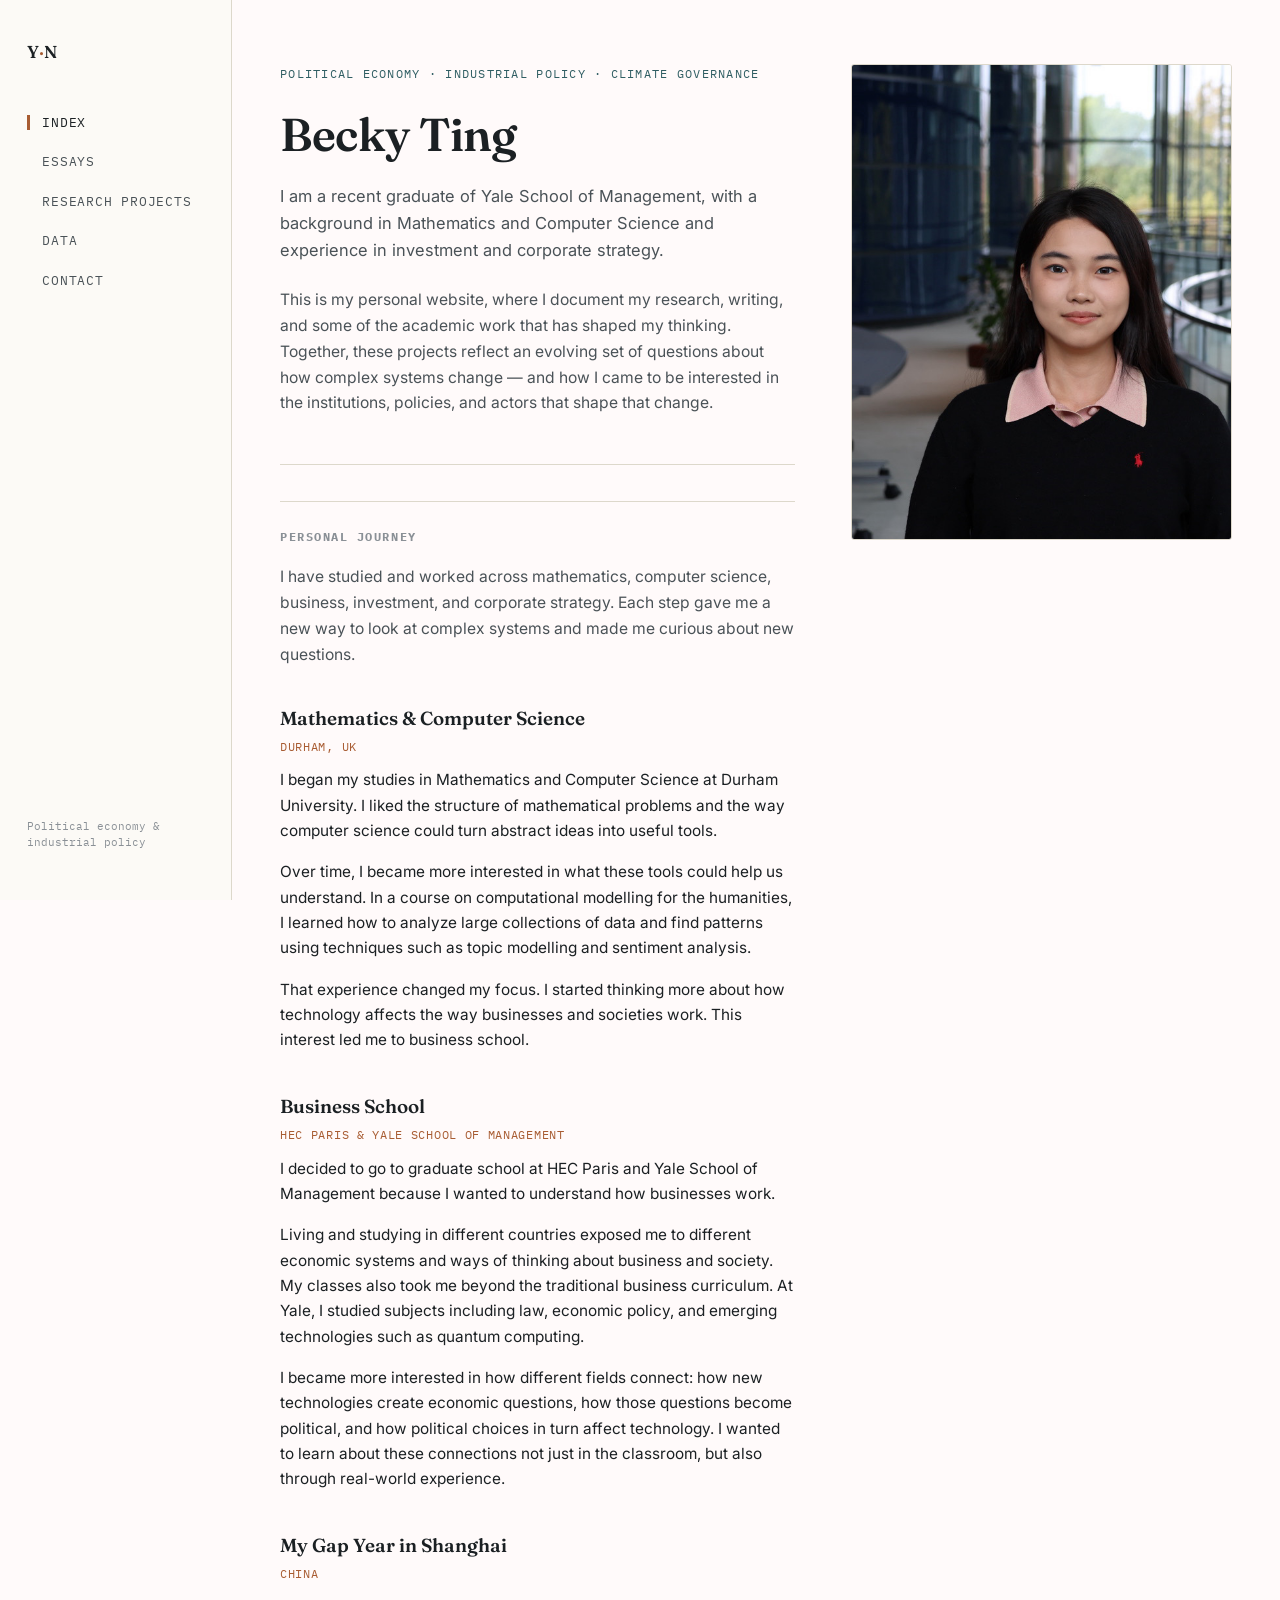
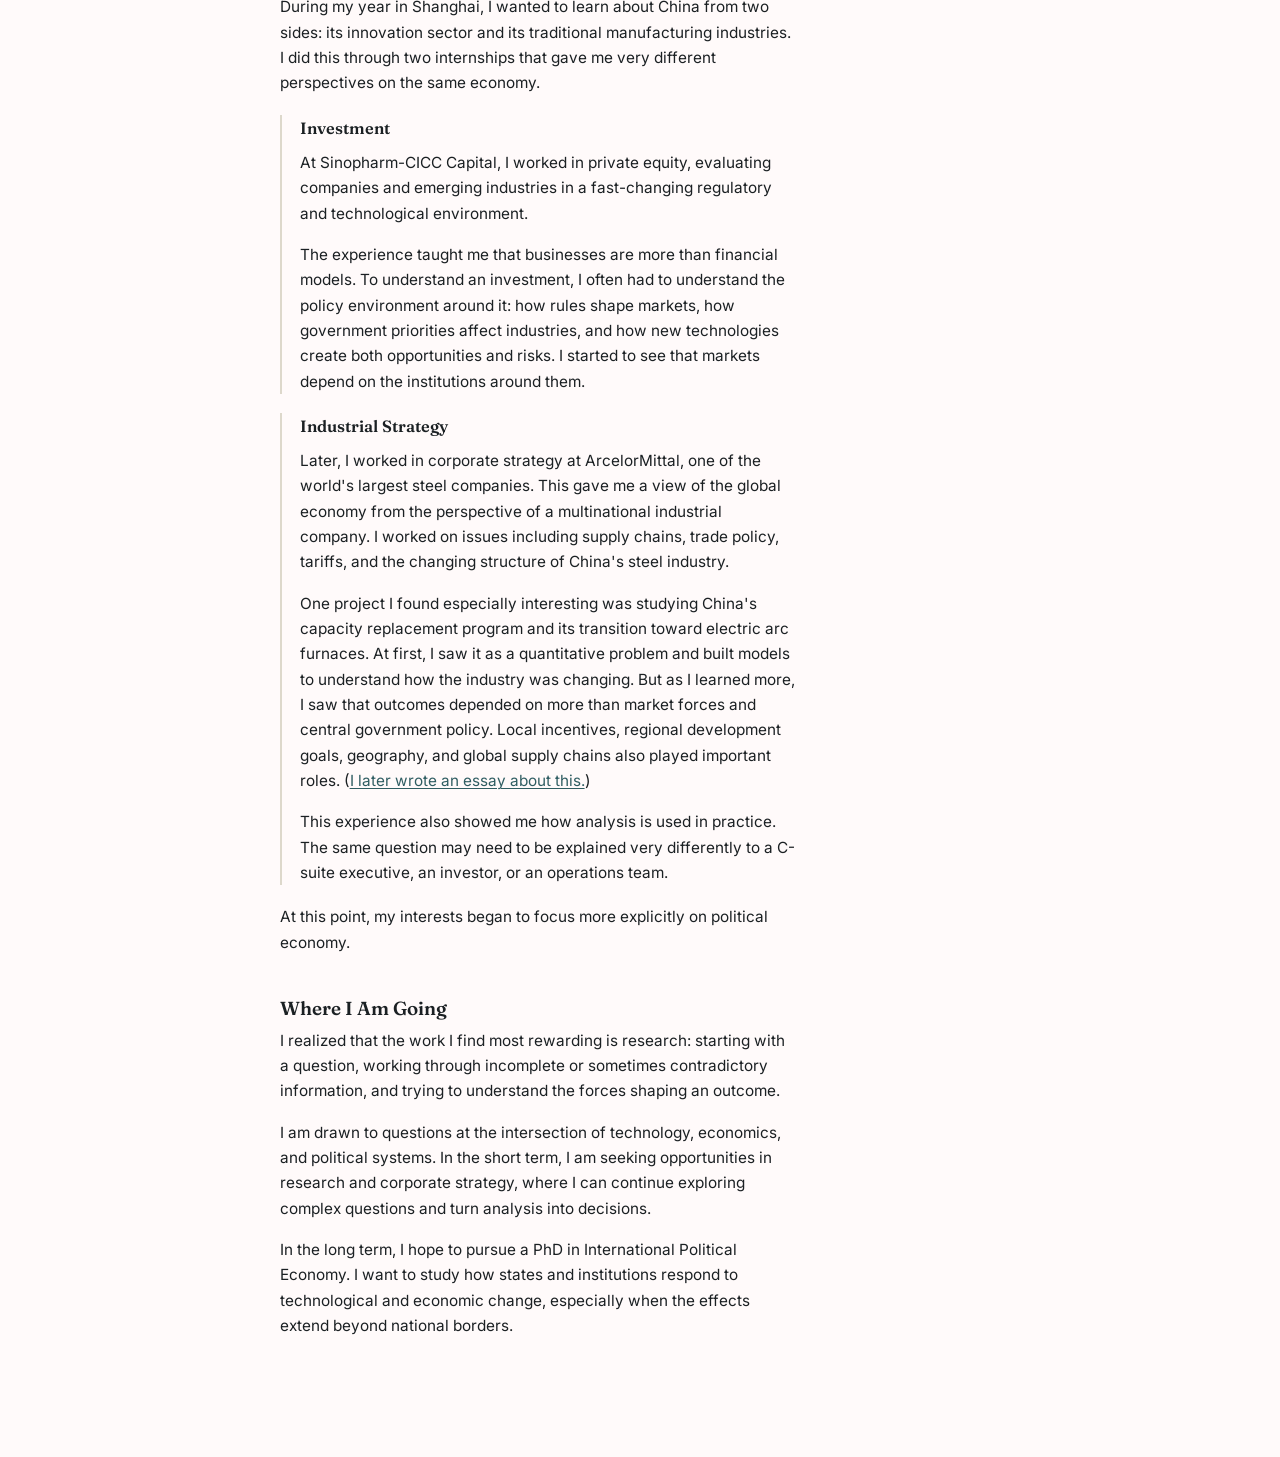
<file: index.html>
<!DOCTYPE html>
<html lang="en">
<head>
<meta charset="UTF-8">
<meta name="viewport" content="width=device-width, initial-scale=1.0">
<title>Becky Ting— Political Economy &amp; Industrial Policy</title>
<meta name="description" content="Research and essays on industrial policy, state capacity, and green transitions in emerging economies.">
<link rel="preconnect" href="https://fonts.googleapis.com">
<link rel="preconnect" href="https://fonts.gstatic.com" crossorigin>
<link href="https://fonts.googleapis.com/css2?family=Fraunces:opsz,wght@9..144,500;9..144,600&family=Inter:wght@400;500&family=IBM+Plex+Mono:wght@400;500&display=swap" rel="stylesheet">
<link rel="stylesheet" href="style.css">
</head>
<body>

<div class="site-wrap">

  <aside class="rail">
    <div>
      <a href="index.html" class="brand">Y<span>·</span>N</a>
      <nav>
        <ul>
          <li><a href="index.html" class="current">Index</a></li>
          <li><a href="essays.html">Essays</a></li>
          <li><a href="research.html">Research Projects</a></li>
          <li><a href="data.html">Data</a></li>
          <li><a href="contact.html">Contact</a></li>
        </ul>
      </nav>
    </div>
    <p class="rail-foot">Political economy &amp;<br>industrial policy</p>
  </aside>

  <div class="content-area">
    <div class="home-layout">

      <div class="home-text">
        <p class="eyebrow">Political Economy · Industrial Policy · Climate Governance</p>
        <h1 class="name">Becky Ting</h1>
        <p class="tagline">I am a recent graduate of Yale School of Management, with a background in Mathematics and Computer Science and experience in investment and corporate strategy.</p>
        <p class="bio">
          This is my personal website, where I document my research, writing, and some of the
          academic work that has shaped my thinking. Together, these projects reflect an evolving
          set of questions about how complex systems change — and how I came to be interested in
          the institutions, policies, and actors that shape that change.
        </p>

        <div class="journey-section">
          <h2 class="rule-title">Personal Journey</h2>
          <p class="journey-intro">
            I have studied and worked across mathematics, computer science, business, investment,
            and corporate strategy. Each step gave me a new way to look at complex systems and
            made me curious about new questions.
          </p>

          <div class="journey-stage">
            <h3>Mathematics &amp; Computer Science</h3>
            <span class="journey-loc">Durham, UK</span>
            <p>
              I began my studies in Mathematics and Computer Science at Durham University. I
              liked the structure of mathematical problems and the way computer science could
              turn abstract ideas into useful tools.
            </p>
            <p>
              Over time, I became more interested in what these tools could help us understand.
              In a course on computational modelling for the humanities, I learned how to analyze
              large collections of data and find patterns using techniques such as topic modelling
              and sentiment analysis.
            </p>
            <p>
              That experience changed my focus. I started thinking more about how technology
              affects the way businesses and societies work. This interest led me to business school.
            </p>
          </div>

          <div class="journey-stage">
            <h3>Business School</h3>
            <span class="journey-loc">HEC Paris &amp; Yale School of Management</span>
            <p>
              I decided to go to graduate school at HEC Paris and Yale School of Management
              because I wanted to understand how businesses work.
            </p>
            <p>
              Living and studying in different countries exposed me to different economic systems
              and ways of thinking about business and society. My classes also took me beyond the
              traditional business curriculum. At Yale, I studied subjects including law, economic
              policy, and emerging technologies such as quantum computing.
            </p>
            <p>
              I became more interested in how different fields connect: how new technologies
              create economic questions, how those questions become political, and how political
              choices in turn affect technology. I wanted to learn about these connections not just
              in the classroom, but also through real-world experience.
            </p>
          </div>

          <div class="journey-stage">
            <h3>My Gap Year in Shanghai</h3>
            <span class="journey-loc">China</span>
            <p>
              During my year in Shanghai, I wanted to learn about China from two sides: its
              innovation sector and its traditional manufacturing industries. I did this through
              two internships that gave me very different perspectives on the same economy.
            </p>

            <div class="journey-substage">
              <h4>Investment</h4>
              <p>
                At Sinopharm-CICC Capital, I worked in private equity, evaluating companies and
                emerging industries in a fast-changing regulatory and technological environment.
              </p>
              <p>
                The experience taught me that businesses are more than financial models. To
                understand an investment, I often had to understand the policy environment around
                it: how rules shape markets, how government priorities affect industries, and how
                new technologies create both opportunities and risks. I started to see that markets
                depend on the institutions around them.
              </p>
            </div>

            <div class="journey-substage">
              <h4>Industrial Strategy</h4>
              <p>
                Later, I worked in corporate strategy at ArcelorMittal, one of the world's largest
                steel companies. This gave me a view of the global economy from the perspective of
                a multinational industrial company. I worked on issues including supply chains,
                trade policy, tariffs, and the changing structure of China's steel industry.
              </p>
              <p>
                One project I found especially interesting was studying China's capacity
                replacement program and its transition toward electric arc furnaces. At first, I
                saw it as a quantitative problem and built models to understand how the industry
                was changing. But as I learned more, I saw that outcomes depended on more than
                market forces and central government policy. Local incentives, regional development
                goals, geography, and global supply chains also played important roles.
                (<a href="essays/china-steel-industrial-policy.html">I later wrote an essay about this.</a>)
              </p>
              <p>
                This experience also showed me how analysis is used in practice. The same question
                may need to be explained very differently to a C-suite executive, an investor, or
                an operations team.
              </p>
            </div>

            <p style="margin-top:1.2rem;">At this point, my interests began to focus more explicitly on political economy.</p>
          </div>

          <div class="journey-stage">
            <h3>Where I Am Going</h3>
            <p>
              I realized that the work I find most rewarding is research: starting with a question,
              working through incomplete or sometimes contradictory information, and trying to
              understand the forces shaping an outcome.
            </p>
            <p>
              I am drawn to questions at the intersection of technology, economics, and political
              systems. In the short term, I am seeking opportunities in research and corporate
              strategy, where I can continue exploring complex questions and turn analysis into
              decisions.
            </p>
            <p>
              In the long term, I hope to pursue a PhD in International Political Economy. I want
              to study how states and institutions respond to technological and economic change,
              especially when the effects extend beyond national borders.
            </p>
          </div>
        </div>
      </div>

      <div class="portrait-col">
        <div class="portrait-frame">
          <img src="assets/portrait.JPG" alt="Becky's Portrait">
        </div>
      </div>

    </div>
  </div>

</div>

</body>
</html>
</file>
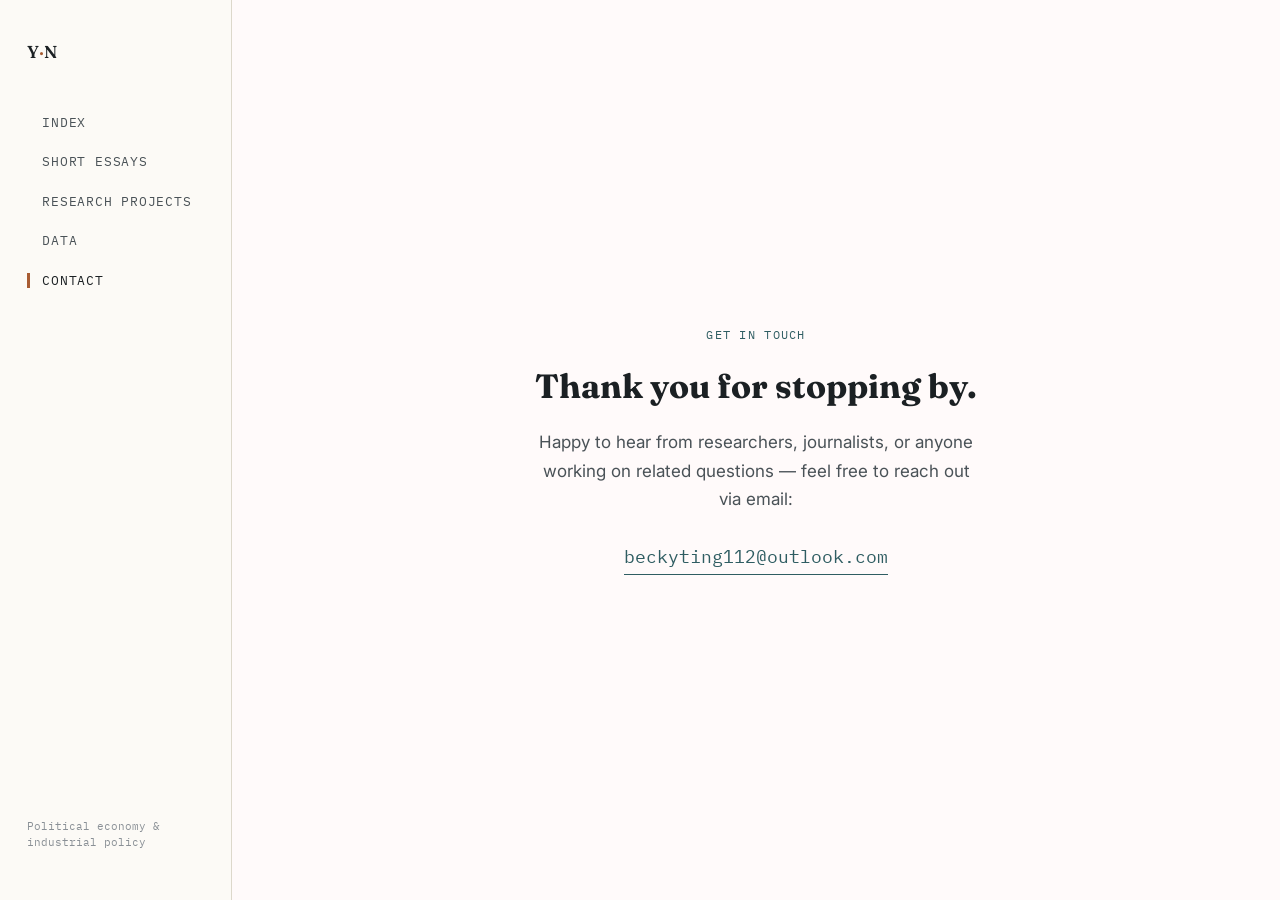
<file: contact.html>
<!DOCTYPE html>
<html lang="en">
<head>
<meta charset="UTF-8">
<meta name="viewport" content="width=device-width, initial-scale=1.0">
<title>Contact — Your Name</title>
<link rel="preconnect" href="https://fonts.googleapis.com">
<link rel="preconnect" href="https://fonts.gstatic.com" crossorigin>
<link href="https://fonts.googleapis.com/css2?family=Fraunces:opsz,wght@9..144,500;9..144,600&family=Inter:wght@400;500&family=IBM+Plex+Mono:wght@400;500&display=swap" rel="stylesheet">
<link rel="stylesheet" href="style.css">
</head>
<body>

<div class="site-wrap">

  <aside class="rail">
    <div>
      <a href="index.html" class="brand">Y<span>·</span>N</a>
      <nav>
        <ul>
          <li><a href="index.html">Index</a></li>
          <li><a href="essays.html">Short Essays</a></li>
          <li><a href="research.html">Research Projects</a></li>
          <li><a href="data.html">Data</a></li>
          <li><a href="contact.html" class="current">Contact</a></li>
        </ul>
      </nav>
    </div>
    <p class="rail-foot">Political economy &amp;<br>industrial policy</p>
  </aside>

  <div class="content-area">
    <div class="contact-centered">
      <p class="eyebrow">Get in Touch</p>
      <h1 class="thanks">Thank you for stopping by.</h1>
      <p class="note">Happy to hear from researchers, journalists, or anyone working on related questions — feel free to reach out via email:</p>
      <a class="email-link" href="mailto:beckyting112@outlook.com">beckyting112@outlook.com</a>
    </div>
  </div>

</div>

</body>
</html>
</file>
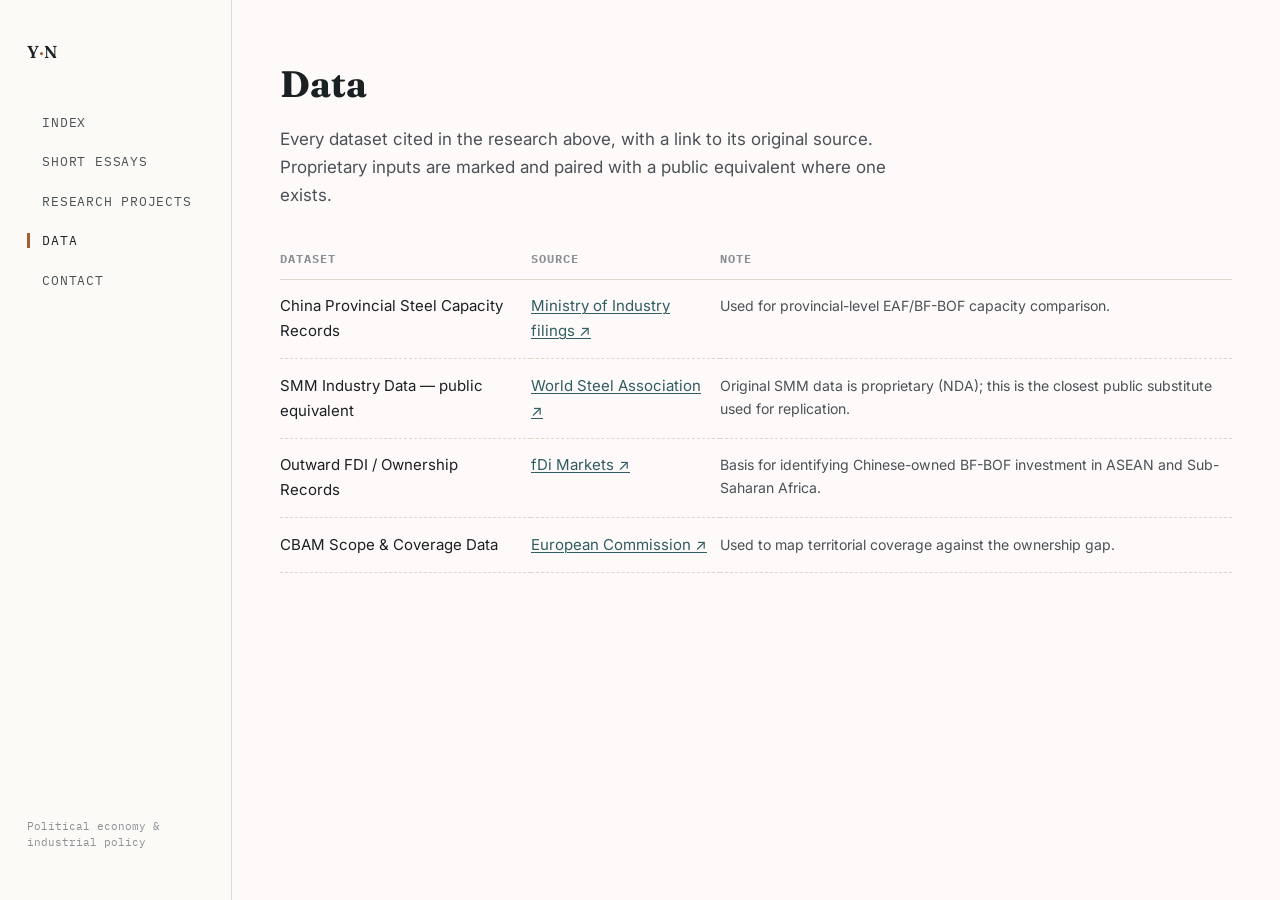
<file: data.html>
<!DOCTYPE html>
<html lang="en">
<head>
<meta charset="UTF-8">
<meta name="viewport" content="width=device-width, initial-scale=1.0">
<title>Data — Your Name</title>
<link rel="preconnect" href="https://fonts.googleapis.com">
<link rel="preconnect" href="https://fonts.gstatic.com" crossorigin>
<link href="https://fonts.googleapis.com/css2?family=Fraunces:opsz,wght@9..144,500;9..144,600&family=Inter:wght@400;500&family=IBM+Plex+Mono:wght@400;500&display=swap" rel="stylesheet">
<link rel="stylesheet" href="style.css">
</head>
<body>

<div class="site-wrap">

  <aside class="rail">
    <div>
      <a href="index.html" class="brand">Y<span>·</span>N</a>
      <nav>
        <ul>
          <li><a href="index.html">Index</a></li>
          <li><a href="essays.html">Short Essays</a></li>
          <li><a href="research.html">Research Projects</a></li>
          <li><a href="data.html" class="current">Data</a></li>
          <li><a href="contact.html">Contact</a></li>
        </ul>
      </nav>
    </div>
    <p class="rail-foot">Political economy &amp;<br>industrial policy</p>
  </aside>

  <div class="content-area">
    <header class="page-head">
      <h1>Data</h1>
      <p class="lede">Every dataset cited in the research above, with a link to its original source. Proprietary inputs are marked and paired with a public equivalent where one exists.</p>
    </header>

    <div class="list-wrap">
      <table class="dataset-table">
        <thead>
          <tr>
            <th>Dataset</th>
            <th>Source</th>
            <th>Note</th>
          </tr>
        </thead>
        <tbody>
          <tr>
            <td>China Provincial Steel Capacity Records</td>
            <td><a href="https://example.com/source-1" target="_blank" rel="noopener">Ministry of Industry filings ↗</a></td>
            <td class="note">Used for provincial-level EAF/BF-BOF capacity comparison.</td>
          </tr>
          <tr>
            <td>SMM Industry Data — public equivalent</td>
            <td><a href="https://example.com/source-2" target="_blank" rel="noopener">World Steel Association ↗</a></td>
            <td class="note">Original SMM data is proprietary (NDA); this is the closest public substitute used for replication.</td>
          </tr>
          <tr>
            <td>Outward FDI / Ownership Records</td>
            <td><a href="https://example.com/source-3" target="_blank" rel="noopener">fDi Markets ↗</a></td>
            <td class="note">Basis for identifying Chinese-owned BF-BOF investment in ASEAN and Sub-Saharan Africa.</td>
          </tr>
          <tr>
            <td>CBAM Scope &amp; Coverage Data</td>
            <td><a href="https://example.com/source-4" target="_blank" rel="noopener">European Commission ↗</a></td>
            <td class="note">Used to map territorial coverage against the ownership gap.</td>
          </tr>
        </tbody>
      </table>
    </div>
  </div>

</div>

</body>
</html>
</file>
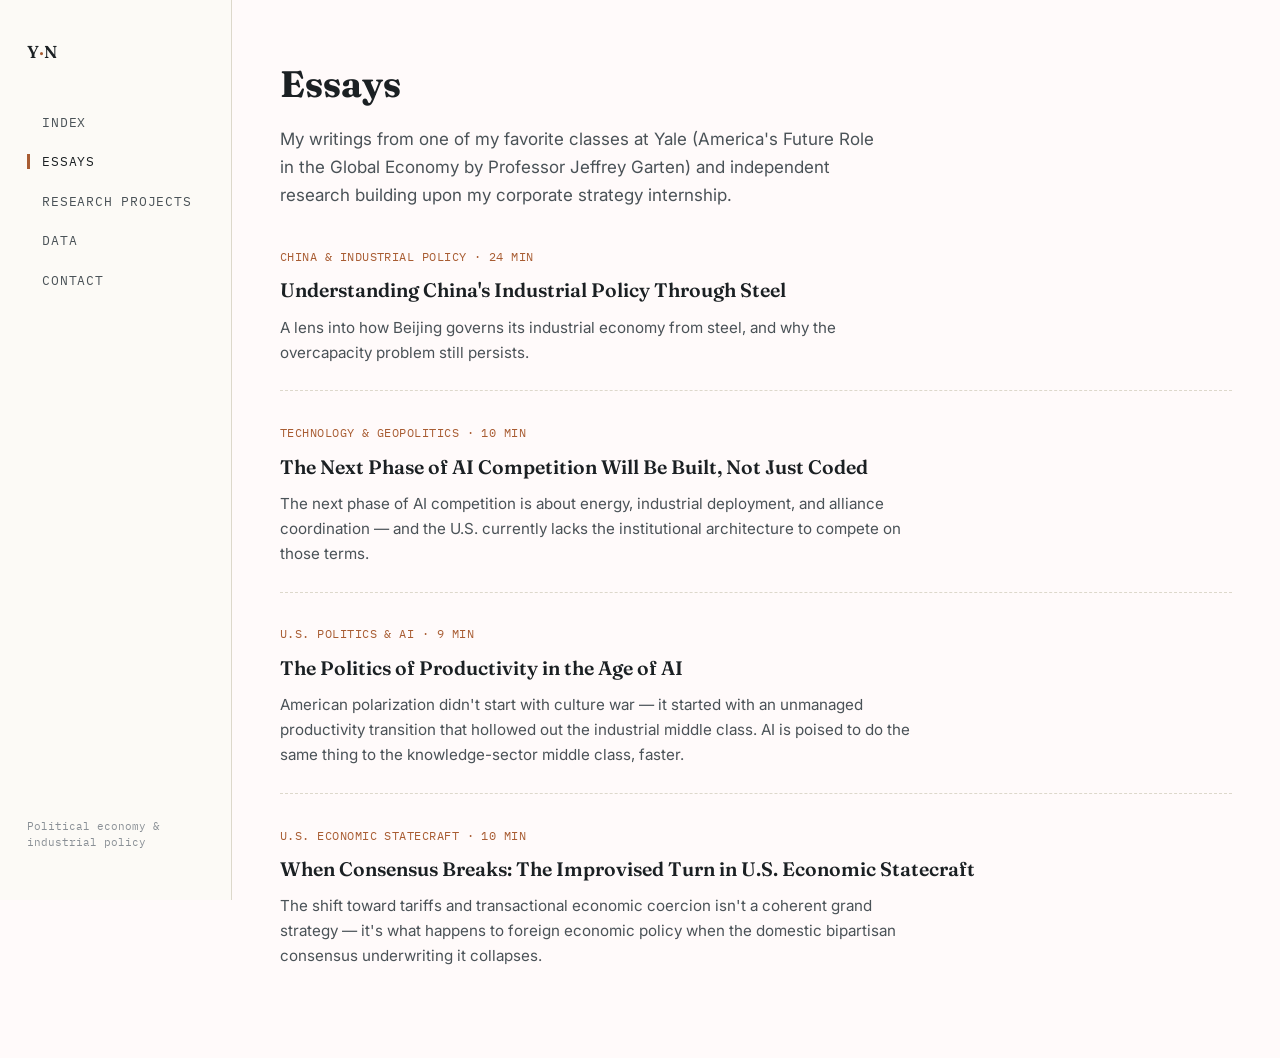
<file: essays.html>
<!DOCTYPE html>
<html lang="en">
<head>
<meta charset="UTF-8">
<meta name="viewport" content="width=device-width, initial-scale=1.0">
<title>Essays</title>
<link rel="preconnect" href="https://fonts.googleapis.com">
<link rel="preconnect" href="https://fonts.gstatic.com" crossorigin>
<link href="https://fonts.googleapis.com/css2?family=Fraunces:opsz,wght@9..144,500;9..144,600&family=Inter:wght@400;500&family=IBM+Plex+Mono:wght@400;500&display=swap" rel="stylesheet">
<link rel="stylesheet" href="style.css">
</head>
<body>

<div class="site-wrap">
  <aside class="rail">
    <div>
      <a href="index.html" class="brand">Y<span>·</span>N</a>
      <nav>
        <ul>
          <li><a href="index.html">Index</a></li>
          <li><a href="essays.html" class="current">Essays</a></li>
          <li><a href="research.html">Research Projects</a></li>
          <li><a href="data.html">Data</a></li>
          <li><a href="contact.html">Contact</a></li>
        </ul>
      </nav>
    </div>
    <p class="rail-foot">Political economy &amp;<br>industrial policy</p>
  </aside>

  <div class="content-area">
    <header class="page-head">
      <h1>Essays</h1>
      <p class="lede">My writings from one of my favorite classes at Yale (America's Future Role in the Global Economy by Professor Jeffrey Garten) and independent research building upon my corporate strategy internship.</p>
    </header>

    <div class="list-wrap">
      <ul class="entry-list">
        <li class="entry">
          <span class="tag">CHINA &amp; INDUSTRIAL POLICY · 24 MIN</span>
          <h3><a href="essays/china-steel-industrial-policy.html">Understanding China's Industrial Policy Through Steel</a></h3>
          <p>A lens into how Beijing governs its industrial economy from steel, and why the overcapacity problem still persists.</p>
        </li>
        <li class="entry">
          <span class="tag">TECHNOLOGY &amp; GEOPOLITICS · 10 MIN</span>
          <h3><a href="essays/ai-competition-built-not-coded.html">The Next Phase of AI Competition Will Be Built, Not Just Coded</a></h3>
          <p> The next phase of AI competition is about energy, industrial deployment, and alliance coordination — and the U.S. currently lacks the institutional architecture to compete on those terms.</p>
        </li>
        <li class="entry">
          <span class="tag">U.S. POLITICS &amp; AI · 9 MIN</span>
          <h3><a href="essays/politics-of-productivity-ai.html">The Politics of Productivity in the Age of AI</a></h3>
          <p>American polarization didn't start with culture war — it started with an unmanaged productivity transition that hollowed out the industrial middle class. AI is poised to do the same thing to the knowledge-sector middle class, faster.</p>
        </li>
        <li class="entry">
          <span class="tag">U.S. ECONOMIC STATECRAFT · 10 MIN</span>
          <h3><a href="essays/consensus-breaks-economic-statecraft.html">When Consensus Breaks: The Improvised Turn in U.S. Economic Statecraft</a></h3>
          <p>The shift toward tariffs and transactional economic coercion isn't a coherent grand strategy — it's what happens to foreign economic policy when the domestic bipartisan consensus underwriting it collapses.</p>
        </li>
      </ul>
    </div>
  </div>

</div>

</body>
</html>
</file>
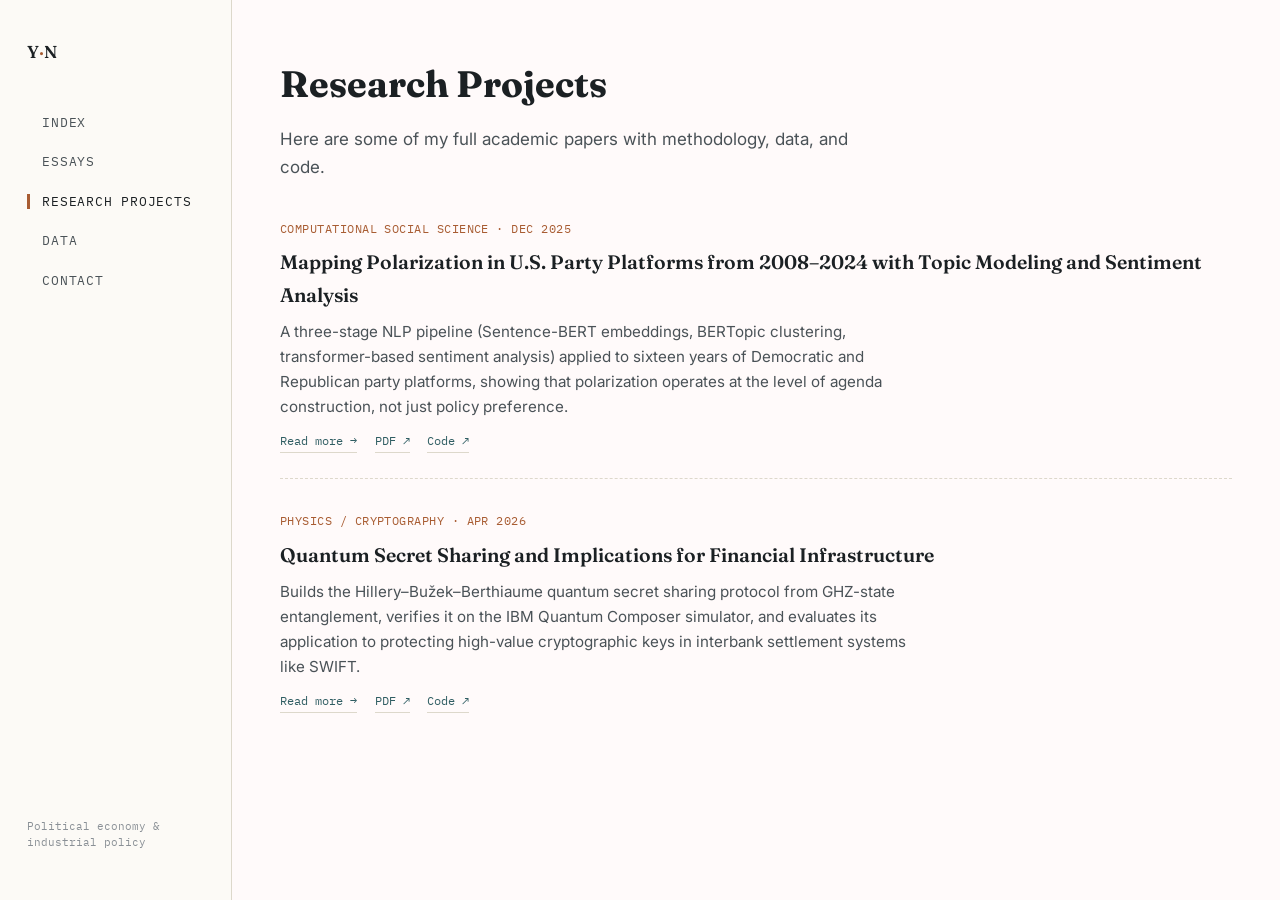
<file: research.html>
<!DOCTYPE html>
<html lang="en">
<head>
<meta charset="UTF-8">
<meta name="viewport" content="width=device-width, initial-scale=1.0">
<title>Research Projects</title>
<link rel="preconnect" href="https://fonts.googleapis.com">
<link rel="preconnect" href="https://fonts.gstatic.com" crossorigin>
<link href="https://fonts.googleapis.com/css2?family=Fraunces:opsz,wght@9..144,500;9..144,600&family=Inter:wght@400;500&family=IBM+Plex+Mono:wght@400;500&display=swap" rel="stylesheet">
<link rel="stylesheet" href="style.css">
</head>
<body>

<div class="site-wrap">
  <aside class="rail">
    <div>
      <a href="index.html" class="brand">Y<span>·</span>N</a>
      <nav>
        <ul>
          <li><a href="index.html">Index</a></li>
          <li><a href="essays.html">Essays</a></li>
          <li><a href="research.html" class="current">Research Projects</a></li>
          <li><a href="data.html">Data</a></li>
          <li><a href="contact.html">Contact</a></li>
        </ul>
      </nav>
    </div>
    <p class="rail-foot">Political economy &amp;<br>industrial policy</p>
  </aside>

  <div class="content-area">
    <header class="page-head">
      <h1>Research Projects</h1>
      <p class="lede">Here are some of my full academic papers with methodology, data, and code.</p>
    </header>

    <div class="list-wrap">
      <ul class="entry-list">
        <li class="entry">
          <span class="tag">COMPUTATIONAL SOCIAL SCIENCE · DEC 2025</span>
          <h3><a href="papers/mapping-polarization.html">Mapping Polarization in U.S. Party Platforms from 2008–2024 with Topic Modeling and Sentiment Analysis</a></h3>
          <p>A three-stage NLP pipeline (Sentence-BERT embeddings, BERTopic clustering, transformer-based sentiment analysis) applied to sixteen years of Democratic and Republican party platforms, showing that polarization operates at the level of agenda construction, not just policy preference.</p>
          <div class="links">
            <a href="papers/mapping-polarization.html">Read more →</a>
            <a href="assets/pdfs/Mapping Polarization in U.S. Party Platforms from 2008-2024.pdf" target="_blank" rel="noopener">PDF ↗</a>
            <a href="https://github.com/yourusername/party-platform-polarization" target="_blank" rel="noopener">Code ↗</a>
          </div>
        </li>
        <li class="entry">
          <span class="tag">PHYSICS / CRYPTOGRAPHY · APR 2026</span>
          <h3><a href="papers/quantum-secret-sharing.html">Quantum Secret Sharing and Implications for Financial Infrastructure</a></h3>
          <p>Builds the Hillery–Bužek–Berthiaume quantum secret sharing protocol from GHZ-state entanglement, verifies it on the IBM Quantum Composer simulator, and evaluates its application to protecting high-value cryptographic keys in interbank settlement systems like SWIFT.</p>
          <div class="links">
            <a href="papers/quantum-secret-sharing.html">Read more →</a>
            <a href = "assets/pdfs/PHY 3450_Term_paper_Becky Ting.pdf" target="_blank" rel="noopener">PDF ↗</a>
            <a href="https://github.com/yourusername/quantum-secret-sharing" target="_blank" rel="noopener">Code ↗</a>
          </div>
        </li>
      </ul>
    </div>
  </div>

</div>

</body>
</html>
</file>
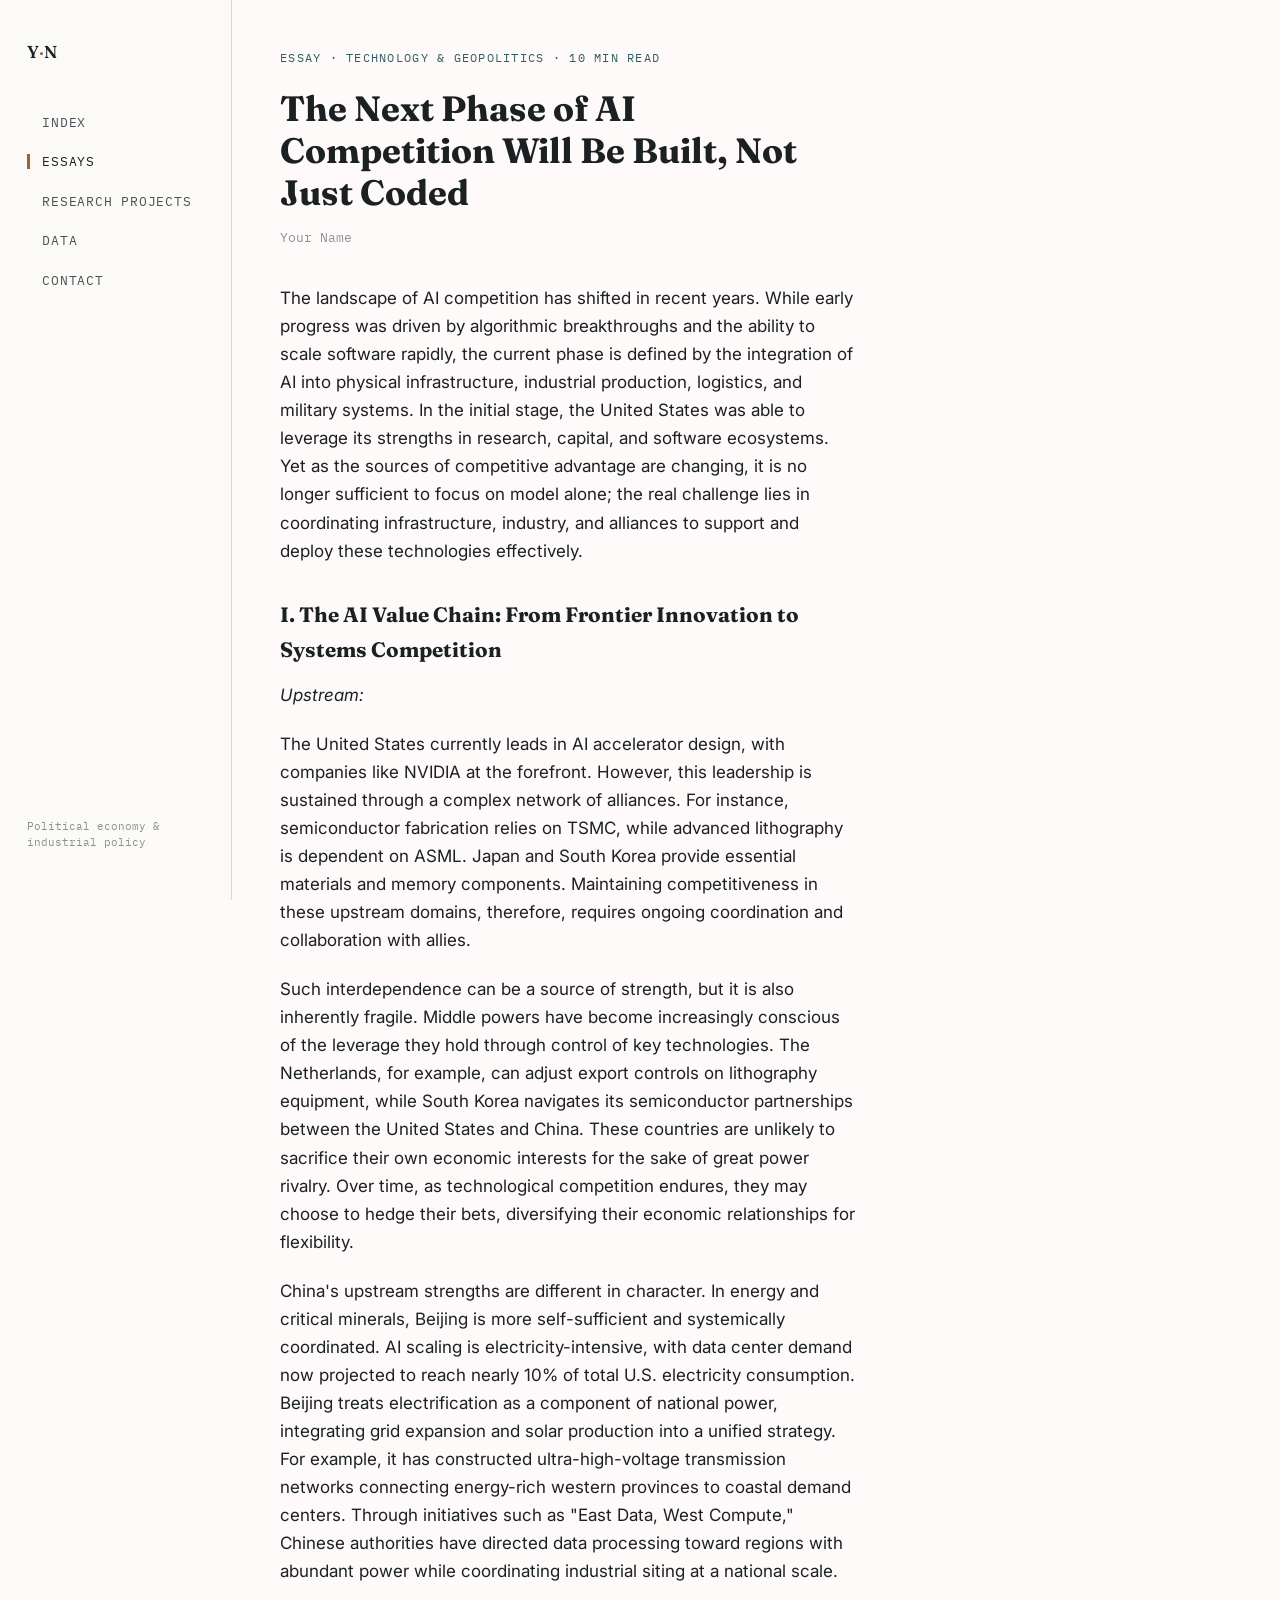
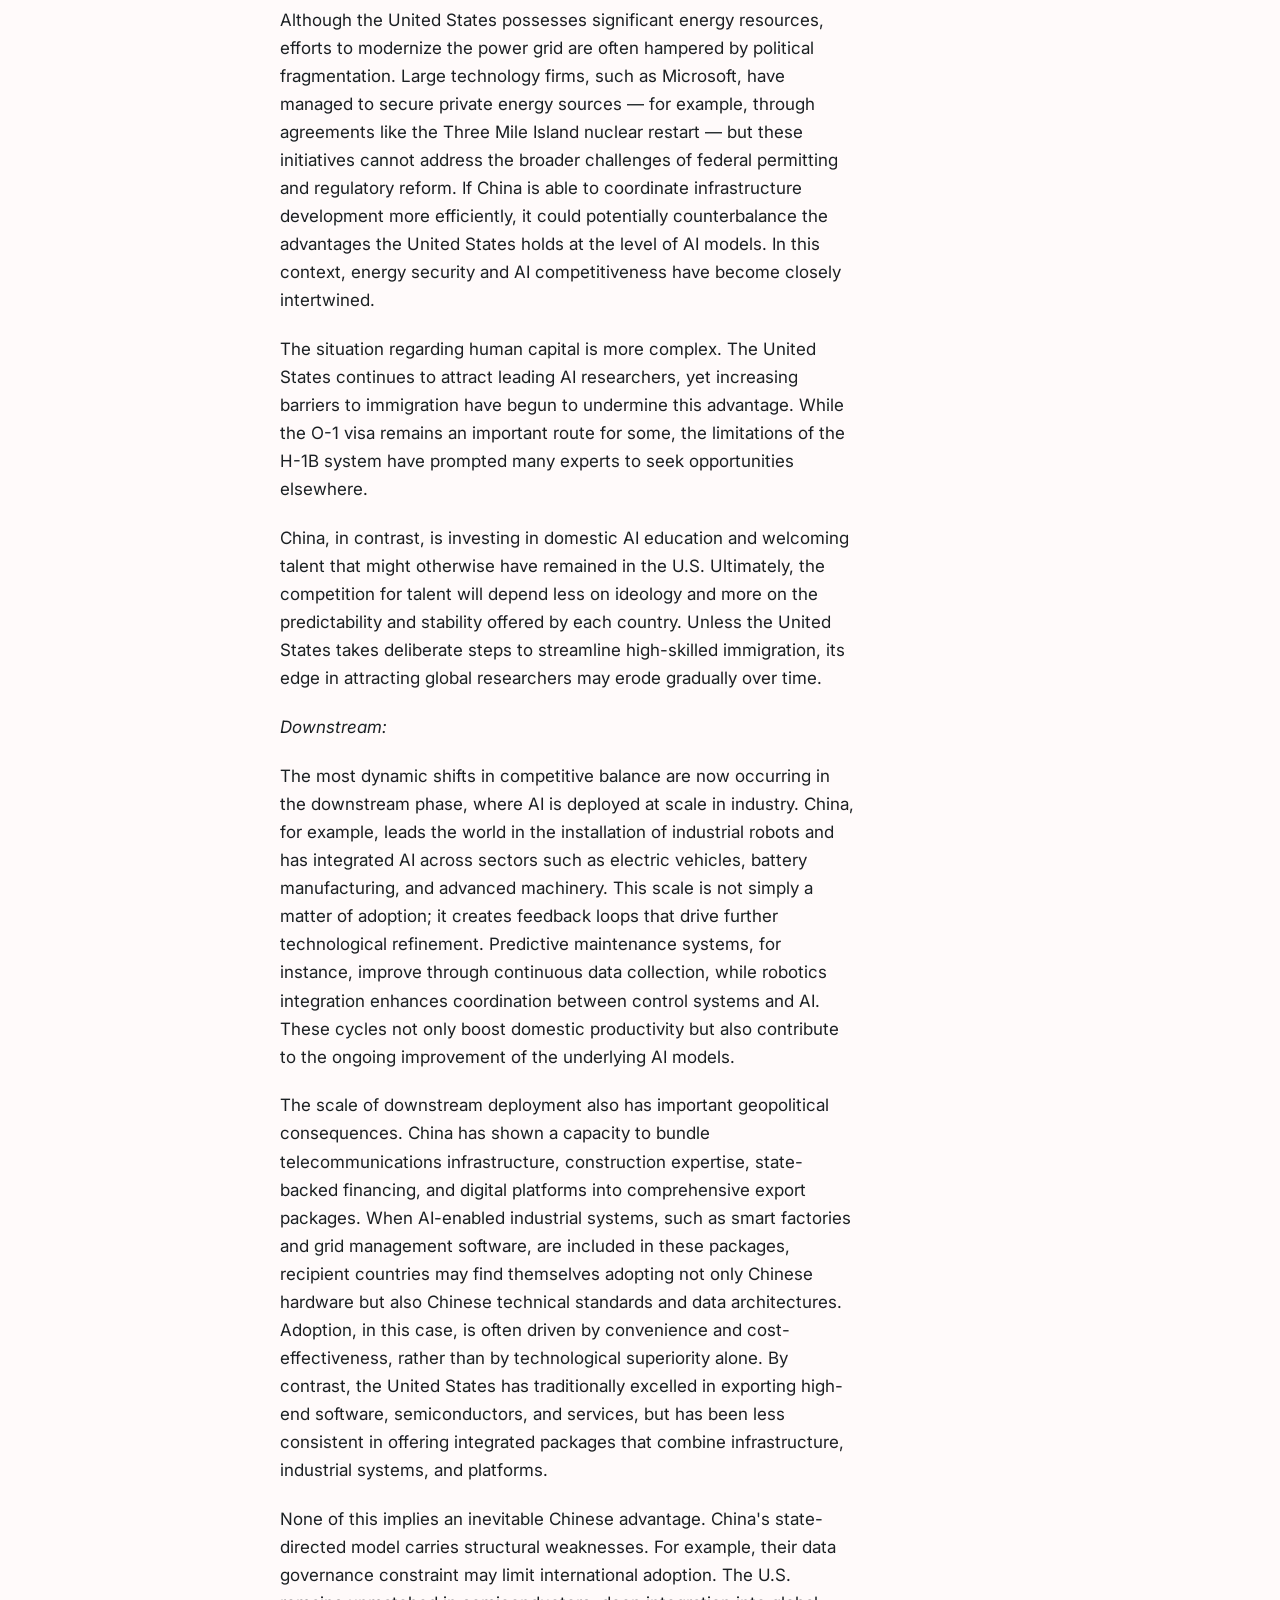
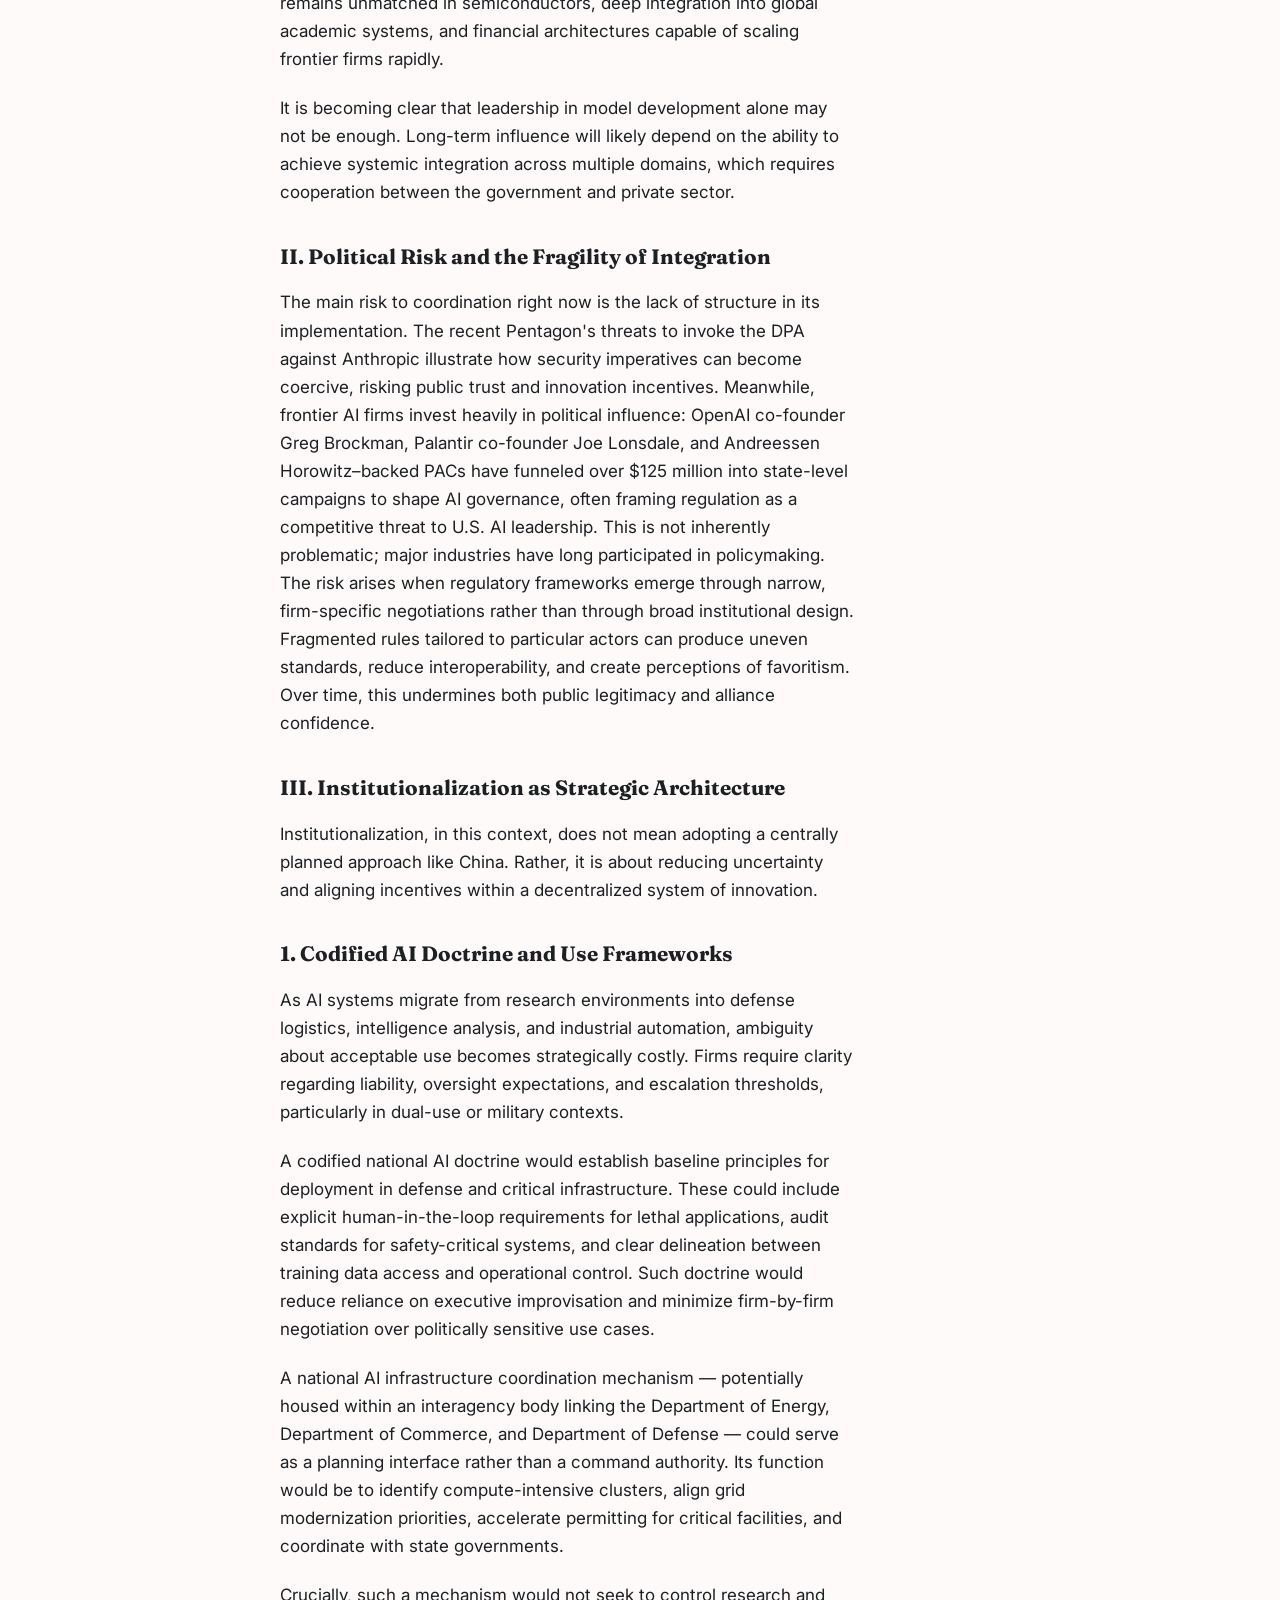
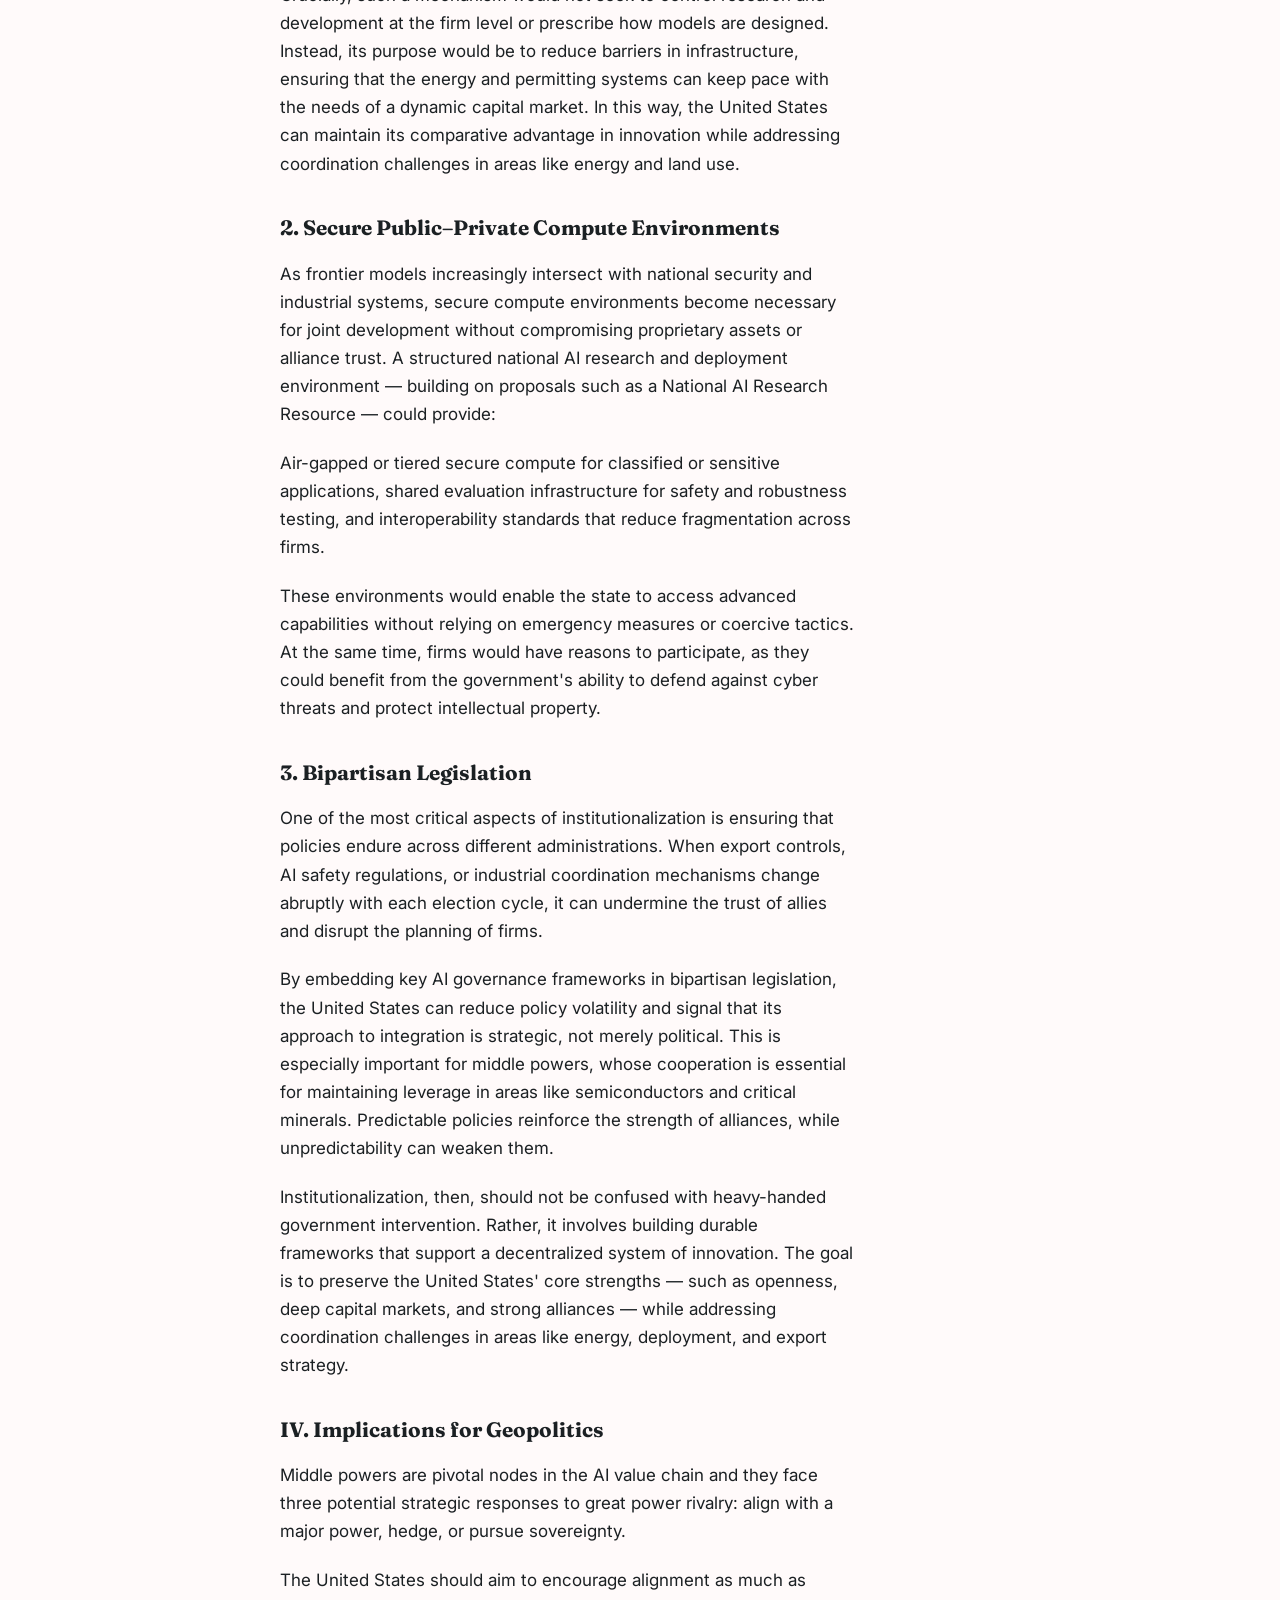
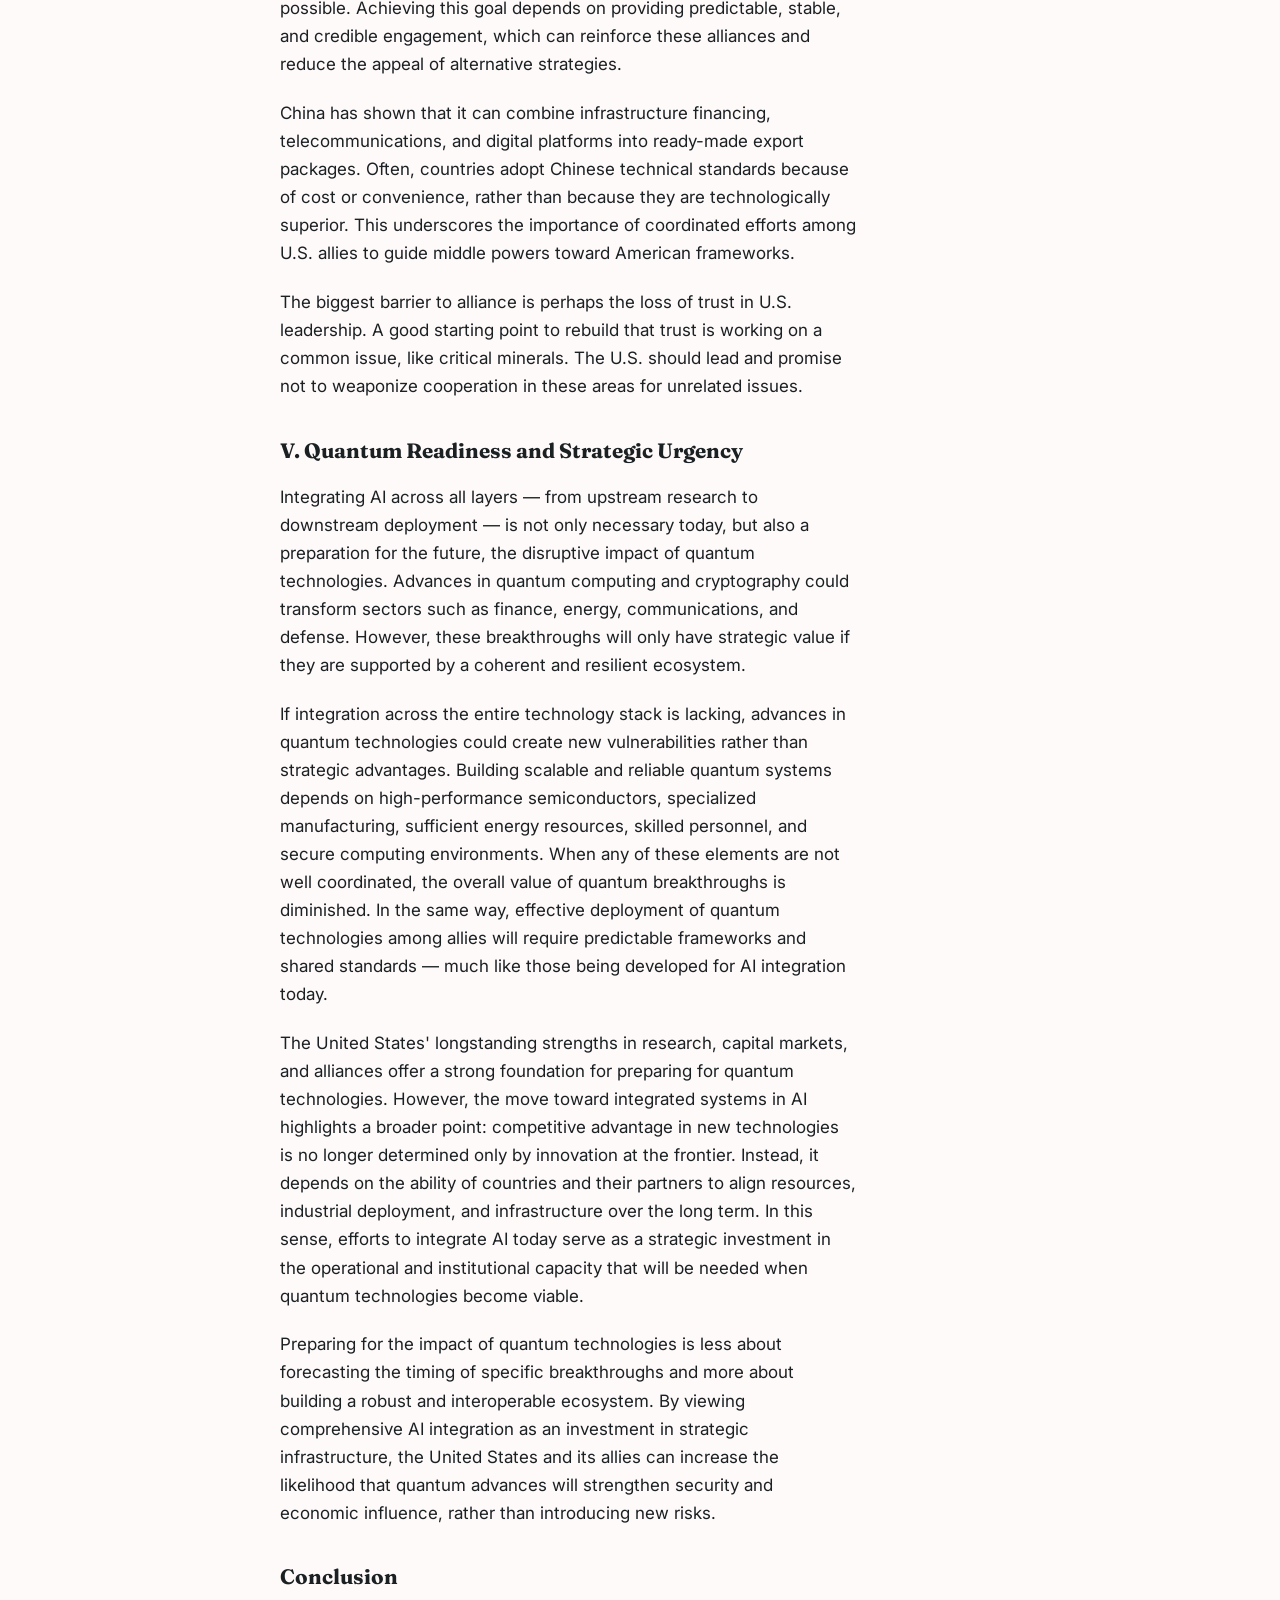
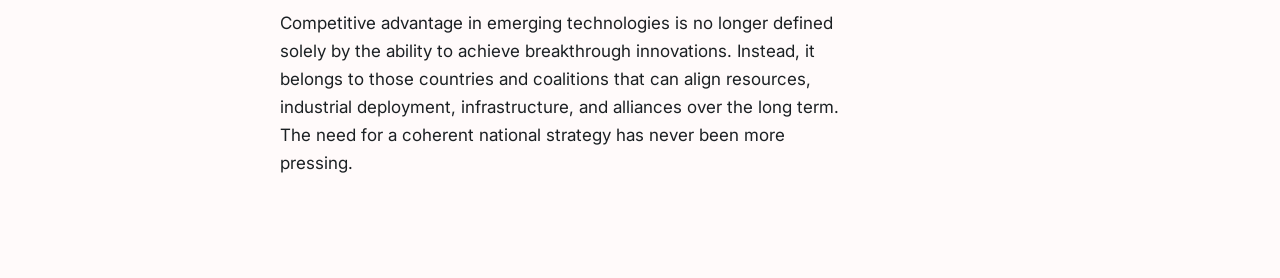
<file: essays/ai-competition-built-not-coded.html>
<!DOCTYPE html>
<html lang="en">
<head>
<meta charset="UTF-8">
<meta name="viewport" content="width=device-width, initial-scale=1.0">
<title>The Next Phase of AI Competition Will Be Built, Not Just Coded — Your Name</title>
<link rel="preconnect" href="https://fonts.googleapis.com">
<link rel="preconnect" href="https://fonts.gstatic.com" crossorigin>
<link href="https://fonts.googleapis.com/css2?family=Fraunces:opsz,wght@9..144,500;9..144,600&family=Inter:wght@400;500&family=IBM+Plex+Mono:wght@400;500&display=swap" rel="stylesheet">
<link rel="stylesheet" href="../style.css">
</head>
<body>

<div class="site-wrap">
  <aside class="rail">
    <div>
      <a href="../index.html" class="brand">Y<span>·</span>N</a>
      <nav>
        <ul>
          <li><a href="../index.html">Index</a></li>
          <li><a href="../essays.html" class="current">Essays</a></li>
          <li><a href="../research.html">Research Projects</a></li>
          <li><a href="../data.html">Data</a></li>
          <li><a href="../contact.html">Contact</a></li>
        </ul>
      </nav>
    </div>
    <p class="rail-foot">Political economy &amp;<br>industrial policy</p>
  </aside>

  <div class="content-area">
    <main class="prose">
      <p class="eyebrow">Essay · Technology &amp; Geopolitics · 10 min read</p>
      <h1>The Next Phase of AI Competition Will Be Built, Not Just Coded</h1>
      <p class="byline">Your Name</p>

      <p>The landscape of AI competition has shifted in recent years. While early progress was driven by algorithmic breakthroughs and the ability to scale software rapidly, the current phase is defined by the integration of AI into physical infrastructure, industrial production, logistics, and military systems. In the initial stage, the United States was able to leverage its strengths in research, capital, and software ecosystems. Yet as the sources of competitive advantage are changing, it is no longer sufficient to focus on model alone; the real challenge lies in coordinating infrastructure, industry, and alliances to support and deploy these technologies effectively.</p>

      <h2>I. The AI Value Chain: From Frontier Innovation to Systems Competition</h2>

      <p><em>Upstream:</em></p>

      <p>The United States currently leads in AI accelerator design, with companies like NVIDIA at the forefront. However, this leadership is sustained through a complex network of alliances. For instance, semiconductor fabrication relies on TSMC, while advanced lithography is dependent on ASML. Japan and South Korea provide essential materials and memory components. Maintaining competitiveness in these upstream domains, therefore, requires ongoing coordination and collaboration with allies.</p>

      <p>Such interdependence can be a source of strength, but it is also inherently fragile. Middle powers have become increasingly conscious of the leverage they hold through control of key technologies. The Netherlands, for example, can adjust export controls on lithography equipment, while South Korea navigates its semiconductor partnerships between the United States and China. These countries are unlikely to sacrifice their own economic interests for the sake of great power rivalry. Over time, as technological competition endures, they may choose to hedge their bets, diversifying their economic relationships for flexibility.</p>

      <p>China's upstream strengths are different in character. In energy and critical minerals, Beijing is more self-sufficient and systemically coordinated. AI scaling is electricity-intensive, with data center demand now projected to reach nearly 10% of total U.S. electricity consumption. Beijing treats electrification as a component of national power, integrating grid expansion and solar production into a unified strategy. For example, it has constructed ultra-high-voltage transmission networks connecting energy-rich western provinces to coastal demand centers. Through initiatives such as "East Data, West Compute," Chinese authorities have directed data processing toward regions with abundant power while coordinating industrial siting at a national scale.</p>

      <p>Although the United States possesses significant energy resources, efforts to modernize the power grid are often hampered by political fragmentation. Large technology firms, such as Microsoft, have managed to secure private energy sources — for example, through agreements like the Three Mile Island nuclear restart — but these initiatives cannot address the broader challenges of federal permitting and regulatory reform. If China is able to coordinate infrastructure development more efficiently, it could potentially counterbalance the advantages the United States holds at the level of AI models. In this context, energy security and AI competitiveness have become closely intertwined.</p>

      <p>The situation regarding human capital is more complex. The United States continues to attract leading AI researchers, yet increasing barriers to immigration have begun to undermine this advantage. While the O-1 visa remains an important route for some, the limitations of the H-1B system have prompted many experts to seek opportunities elsewhere.</p>

      <p>China, in contrast, is investing in domestic AI education and welcoming talent that might otherwise have remained in the U.S. Ultimately, the competition for talent will depend less on ideology and more on the predictability and stability offered by each country. Unless the United States takes deliberate steps to streamline high-skilled immigration, its edge in attracting global researchers may erode gradually over time.</p>

      <p><em>Downstream:</em></p>

      <p>The most dynamic shifts in competitive balance are now occurring in the downstream phase, where AI is deployed at scale in industry. China, for example, leads the world in the installation of industrial robots and has integrated AI across sectors such as electric vehicles, battery manufacturing, and advanced machinery. This scale is not simply a matter of adoption; it creates feedback loops that drive further technological refinement. Predictive maintenance systems, for instance, improve through continuous data collection, while robotics integration enhances coordination between control systems and AI. These cycles not only boost domestic productivity but also contribute to the ongoing improvement of the underlying AI models.</p>

      <p>The scale of downstream deployment also has important geopolitical consequences. China has shown a capacity to bundle telecommunications infrastructure, construction expertise, state-backed financing, and digital platforms into comprehensive export packages. When AI-enabled industrial systems, such as smart factories and grid management software, are included in these packages, recipient countries may find themselves adopting not only Chinese hardware but also Chinese technical standards and data architectures. Adoption, in this case, is often driven by convenience and cost-effectiveness, rather than by technological superiority alone. By contrast, the United States has traditionally excelled in exporting high-end software, semiconductors, and services, but has been less consistent in offering integrated packages that combine infrastructure, industrial systems, and platforms.</p>

      <p>None of this implies an inevitable Chinese advantage. China's state-directed model carries structural weaknesses. For example, their data governance constraint may limit international adoption. The U.S. remains unmatched in semiconductors, deep integration into global academic systems, and financial architectures capable of scaling frontier firms rapidly.</p>

      <p>It is becoming clear that leadership in model development alone may not be enough. Long-term influence will likely depend on the ability to achieve systemic integration across multiple domains, which requires cooperation between the government and private sector.</p>

      <h2>II. Political Risk and the Fragility of Integration</h2>

      <p>The main risk to coordination right now is the lack of structure in its implementation. The recent Pentagon's threats to invoke the DPA against Anthropic illustrate how security imperatives can become coercive, risking public trust and innovation incentives. Meanwhile, frontier AI firms invest heavily in political influence: OpenAI co-founder Greg Brockman, Palantir co-founder Joe Lonsdale, and Andreessen Horowitz–backed PACs have funneled over $125 million into state-level campaigns to shape AI governance, often framing regulation as a competitive threat to U.S. AI leadership. This is not inherently problematic; major industries have long participated in policymaking. The risk arises when regulatory frameworks emerge through narrow, firm-specific negotiations rather than through broad institutional design. Fragmented rules tailored to particular actors can produce uneven standards, reduce interoperability, and create perceptions of favoritism. Over time, this undermines both public legitimacy and alliance confidence.</p>

      <h2>III. Institutionalization as Strategic Architecture</h2>

      <p>Institutionalization, in this context, does not mean adopting a centrally planned approach like China. Rather, it is about reducing uncertainty and aligning incentives within a decentralized system of innovation.</p>

      <h2>1. Codified AI Doctrine and Use Frameworks</h2>

      <p>As AI systems migrate from research environments into defense logistics, intelligence analysis, and industrial automation, ambiguity about acceptable use becomes strategically costly. Firms require clarity regarding liability, oversight expectations, and escalation thresholds, particularly in dual-use or military contexts.</p>

      <p>A codified national AI doctrine would establish baseline principles for deployment in defense and critical infrastructure. These could include explicit human-in-the-loop requirements for lethal applications, audit standards for safety-critical systems, and clear delineation between training data access and operational control. Such doctrine would reduce reliance on executive improvisation and minimize firm-by-firm negotiation over politically sensitive use cases.</p>

      <p>A national AI infrastructure coordination mechanism — potentially housed within an interagency body linking the Department of Energy, Department of Commerce, and Department of Defense — could serve as a planning interface rather than a command authority. Its function would be to identify compute-intensive clusters, align grid modernization priorities, accelerate permitting for critical facilities, and coordinate with state governments.</p>

      <p>Crucially, such a mechanism would not seek to control research and development at the firm level or prescribe how models are designed. Instead, its purpose would be to reduce barriers in infrastructure, ensuring that the energy and permitting systems can keep pace with the needs of a dynamic capital market. In this way, the United States can maintain its comparative advantage in innovation while addressing coordination challenges in areas like energy and land use.</p>

      <h2>2. Secure Public–Private Compute Environments</h2>

      <p>As frontier models increasingly intersect with national security and industrial systems, secure compute environments become necessary for joint development without compromising proprietary assets or alliance trust. A structured national AI research and deployment environment — building on proposals such as a National AI Research Resource — could provide:</p>

      <p>Air-gapped or tiered secure compute for classified or sensitive applications, shared evaluation infrastructure for safety and robustness testing, and interoperability standards that reduce fragmentation across firms.</p>

      <p>These environments would enable the state to access advanced capabilities without relying on emergency measures or coercive tactics. At the same time, firms would have reasons to participate, as they could benefit from the government's ability to defend against cyber threats and protect intellectual property.</p>

      <h2>3. Bipartisan Legislation</h2>

      <p>One of the most critical aspects of institutionalization is ensuring that policies endure across different administrations. When export controls, AI safety regulations, or industrial coordination mechanisms change abruptly with each election cycle, it can undermine the trust of allies and disrupt the planning of firms.</p>

      <p>By embedding key AI governance frameworks in bipartisan legislation, the United States can reduce policy volatility and signal that its approach to integration is strategic, not merely political. This is especially important for middle powers, whose cooperation is essential for maintaining leverage in areas like semiconductors and critical minerals. Predictable policies reinforce the strength of alliances, while unpredictability can weaken them.</p>

      <p>Institutionalization, then, should not be confused with heavy-handed government intervention. Rather, it involves building durable frameworks that support a decentralized system of innovation. The goal is to preserve the United States' core strengths — such as openness, deep capital markets, and strong alliances — while addressing coordination challenges in areas like energy, deployment, and export strategy.</p>

      <h2>IV. Implications for Geopolitics</h2>

      <p>Middle powers are pivotal nodes in the AI value chain and they face three potential strategic responses to great power rivalry: align with a major power, hedge, or pursue sovereignty.</p>

      <p>The United States should aim to encourage alignment as much as possible. Achieving this goal depends on providing predictable, stable, and credible engagement, which can reinforce these alliances and reduce the appeal of alternative strategies.</p>

      <p>China has shown that it can combine infrastructure financing, telecommunications, and digital platforms into ready-made export packages. Often, countries adopt Chinese technical standards because of cost or convenience, rather than because they are technologically superior. This underscores the importance of coordinated efforts among U.S. allies to guide middle powers toward American frameworks.</p>

      <p>The biggest barrier to alliance is perhaps the loss of trust in U.S. leadership. A good starting point to rebuild that trust is working on a common issue, like critical minerals. The U.S. should lead and promise not to weaponize cooperation in these areas for unrelated issues.</p>

      <h2>V. Quantum Readiness and Strategic Urgency</h2>

      <p>Integrating AI across all layers — from upstream research to downstream deployment — is not only necessary today, but also a preparation for the future, the disruptive impact of quantum technologies. Advances in quantum computing and cryptography could transform sectors such as finance, energy, communications, and defense. However, these breakthroughs will only have strategic value if they are supported by a coherent and resilient ecosystem.</p>

      <p>If integration across the entire technology stack is lacking, advances in quantum technologies could create new vulnerabilities rather than strategic advantages. Building scalable and reliable quantum systems depends on high-performance semiconductors, specialized manufacturing, sufficient energy resources, skilled personnel, and secure computing environments. When any of these elements are not well coordinated, the overall value of quantum breakthroughs is diminished. In the same way, effective deployment of quantum technologies among allies will require predictable frameworks and shared standards — much like those being developed for AI integration today.</p>

      <p>The United States' longstanding strengths in research, capital markets, and alliances offer a strong foundation for preparing for quantum technologies. However, the move toward integrated systems in AI highlights a broader point: competitive advantage in new technologies is no longer determined only by innovation at the frontier. Instead, it depends on the ability of countries and their partners to align resources, industrial deployment, and infrastructure over the long term. In this sense, efforts to integrate AI today serve as a strategic investment in the operational and institutional capacity that will be needed when quantum technologies become viable.</p>

      <p>Preparing for the impact of quantum technologies is less about forecasting the timing of specific breakthroughs and more about building a robust and interoperable ecosystem. By viewing comprehensive AI integration as an investment in strategic infrastructure, the United States and its allies can increase the likelihood that quantum advances will strengthen security and economic influence, rather than introducing new risks.</p>

      <h2>Conclusion</h2>

      <p>Competitive advantage in emerging technologies is no longer defined solely by the ability to achieve breakthrough innovations. Instead, it belongs to those countries and coalitions that can align resources, industrial deployment, infrastructure, and alliances over the long term. The need for a coherent national strategy has never been more pressing.</p>

    </main>
  </div>
</div>

</body>
</html>
</file>
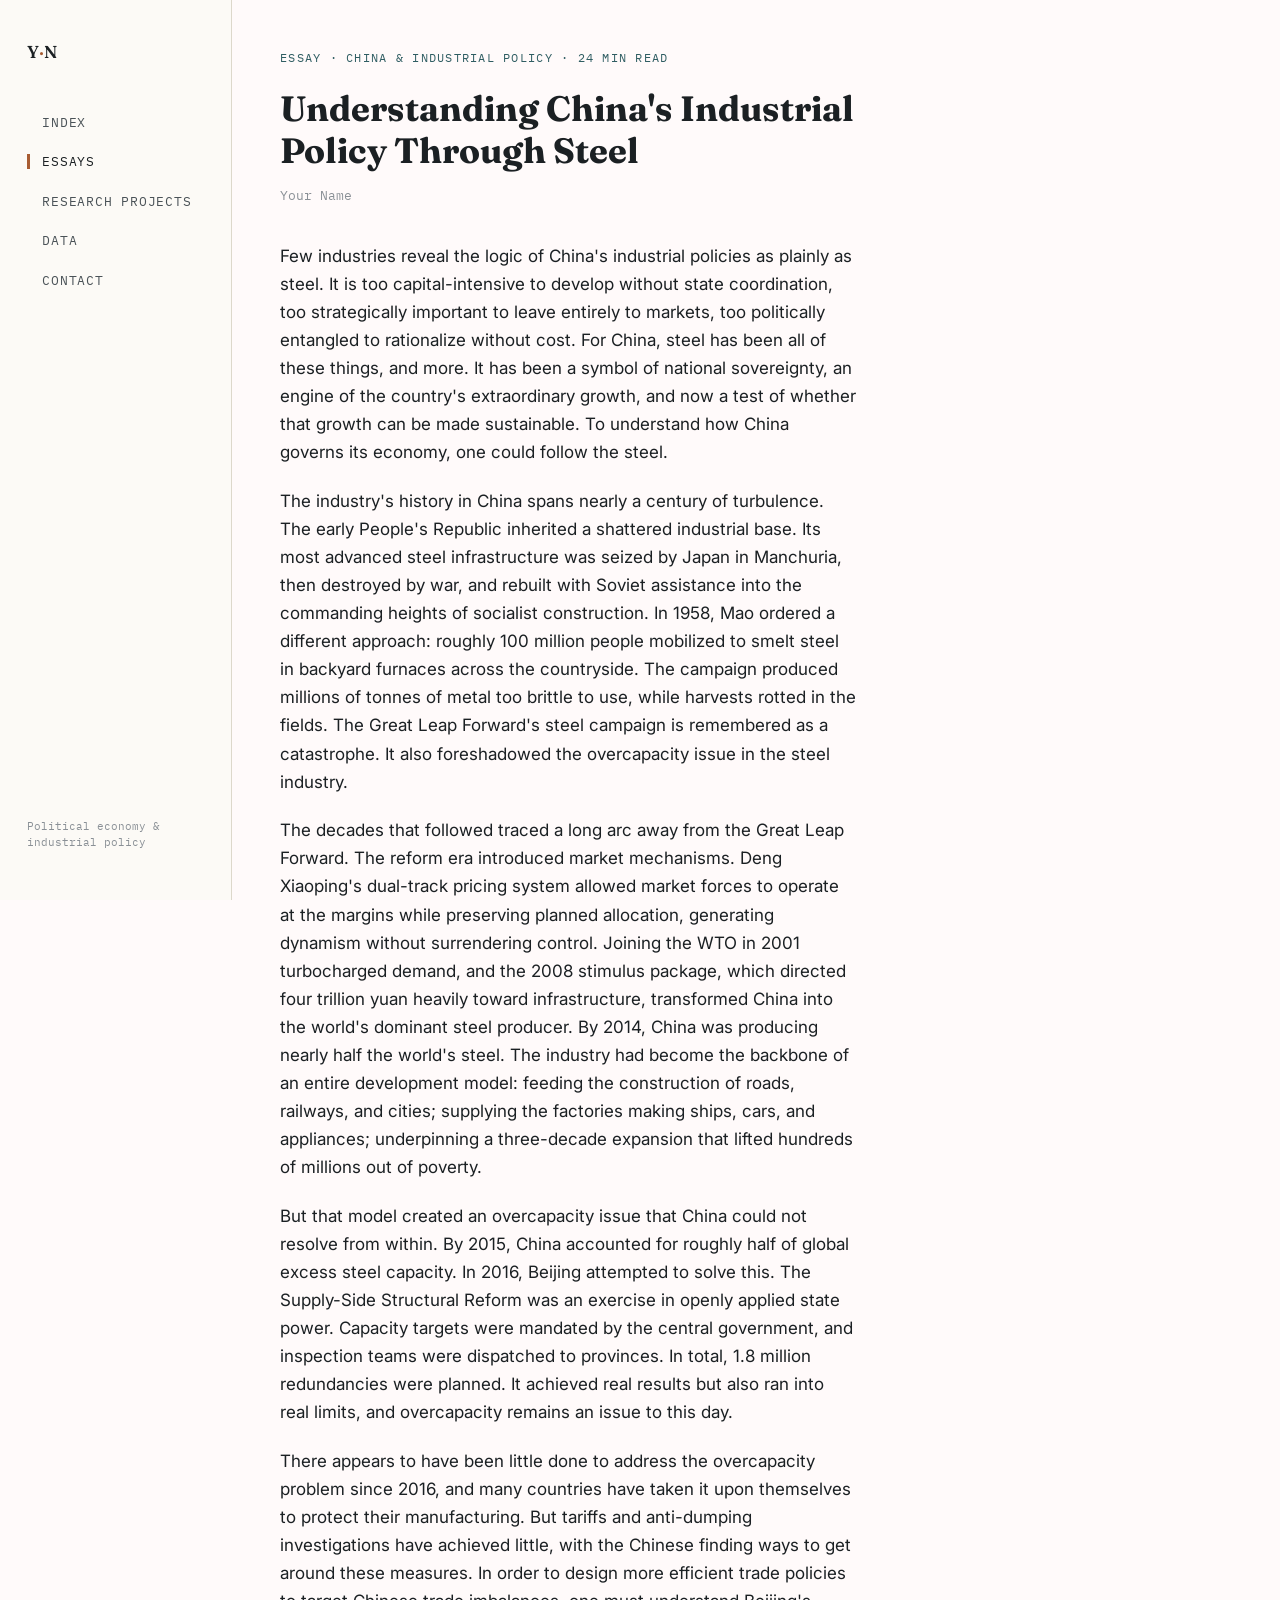
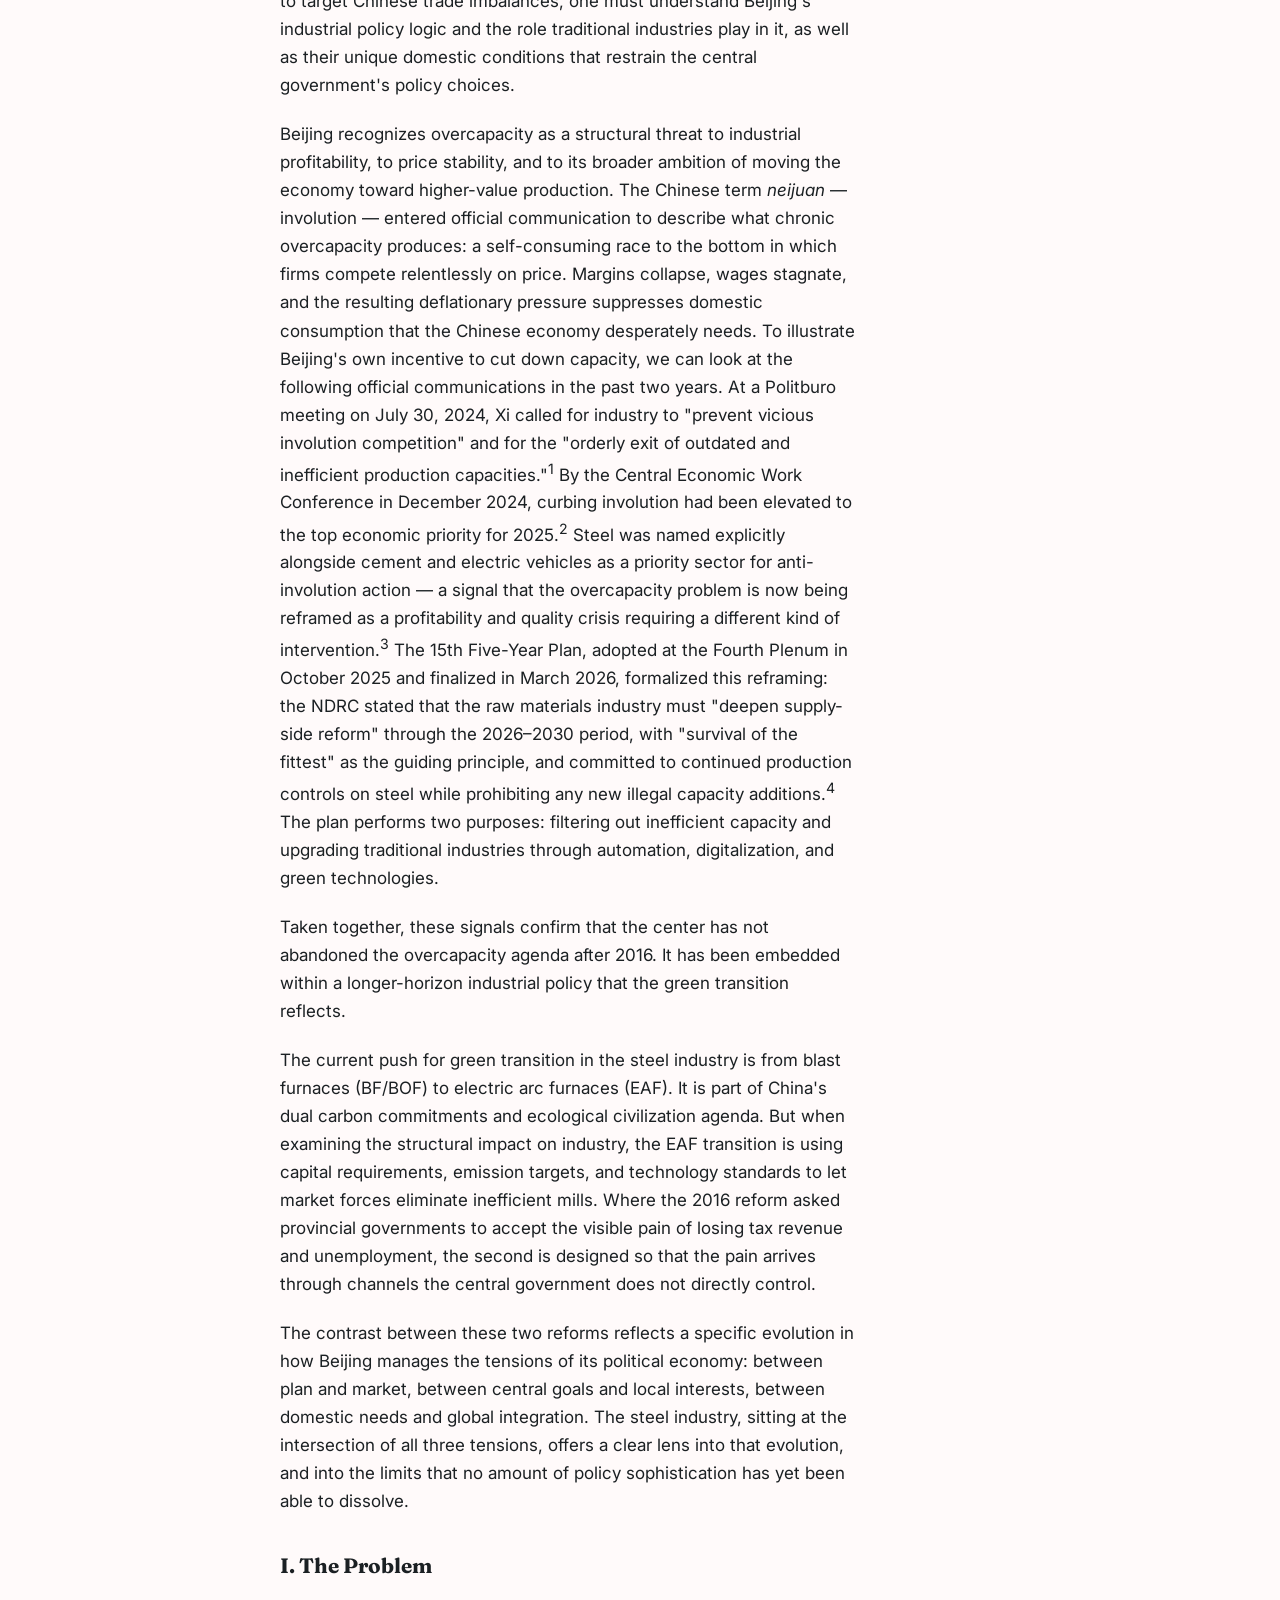
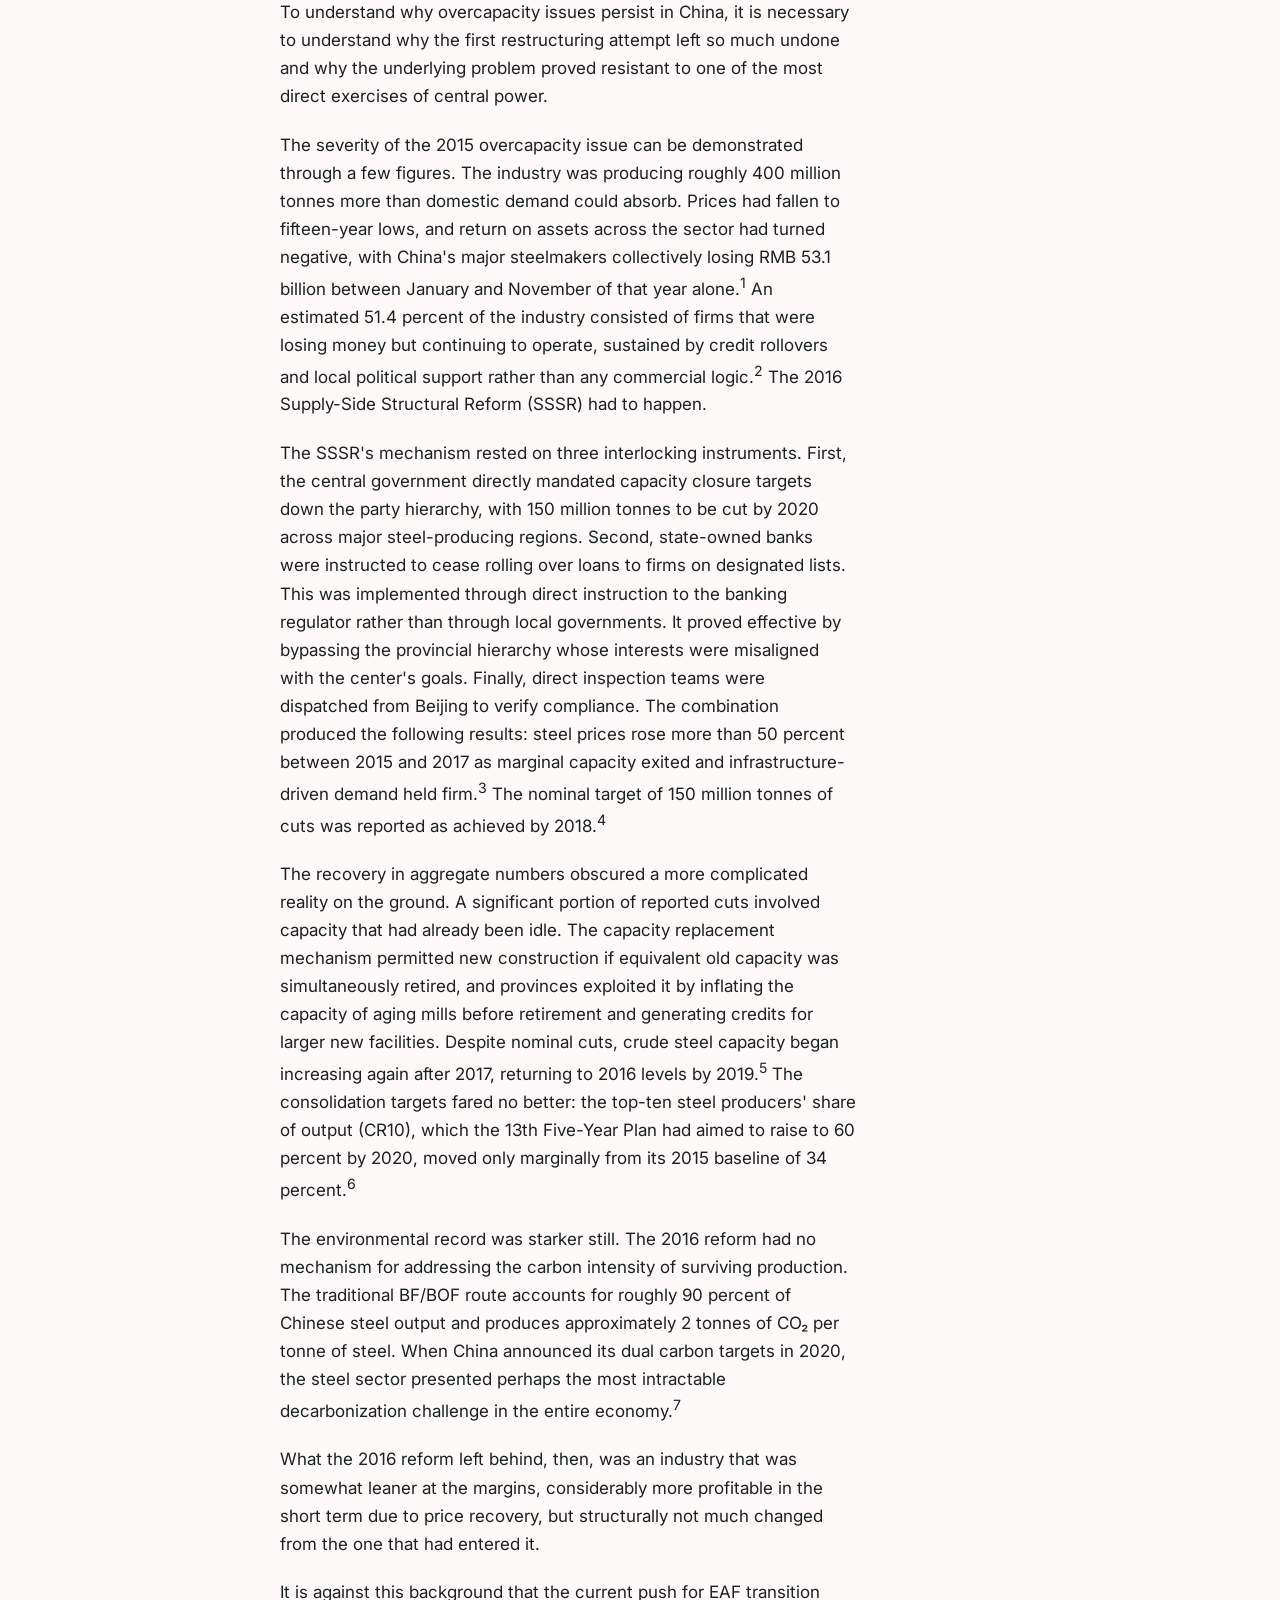
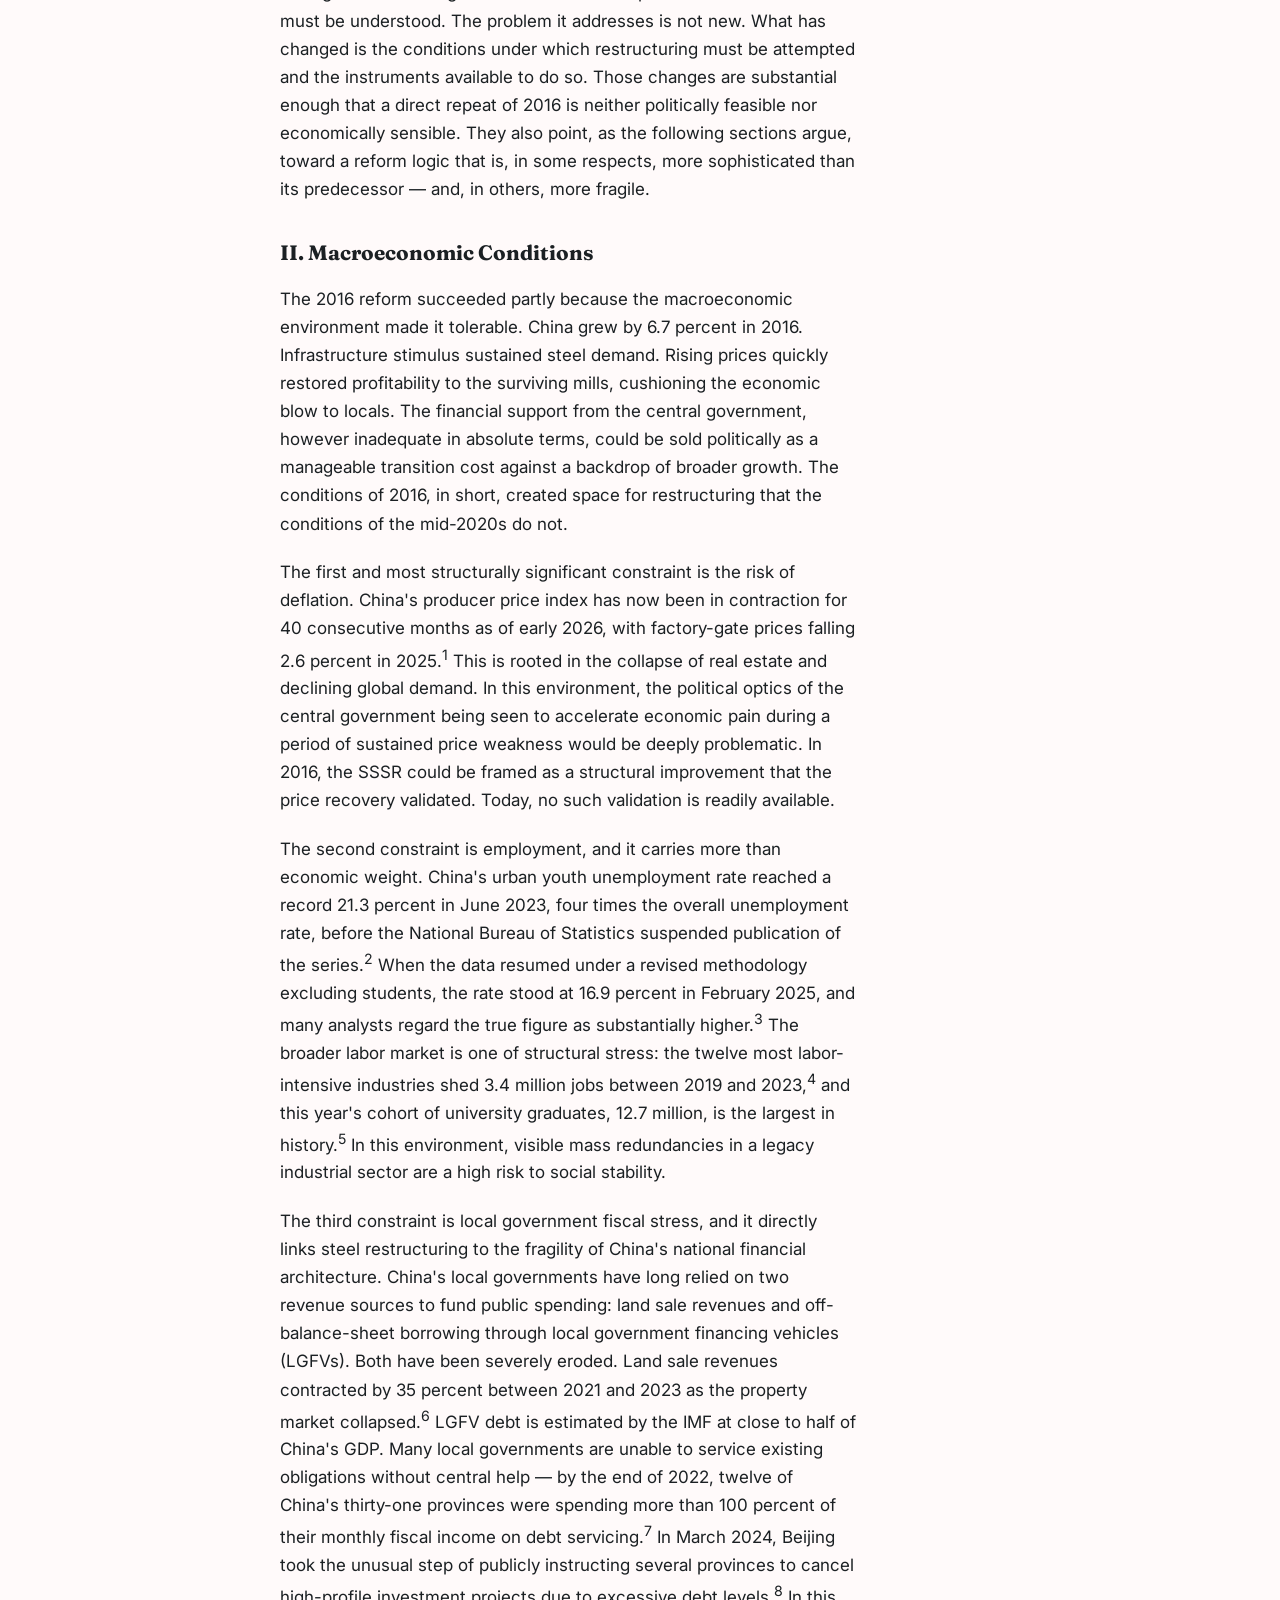
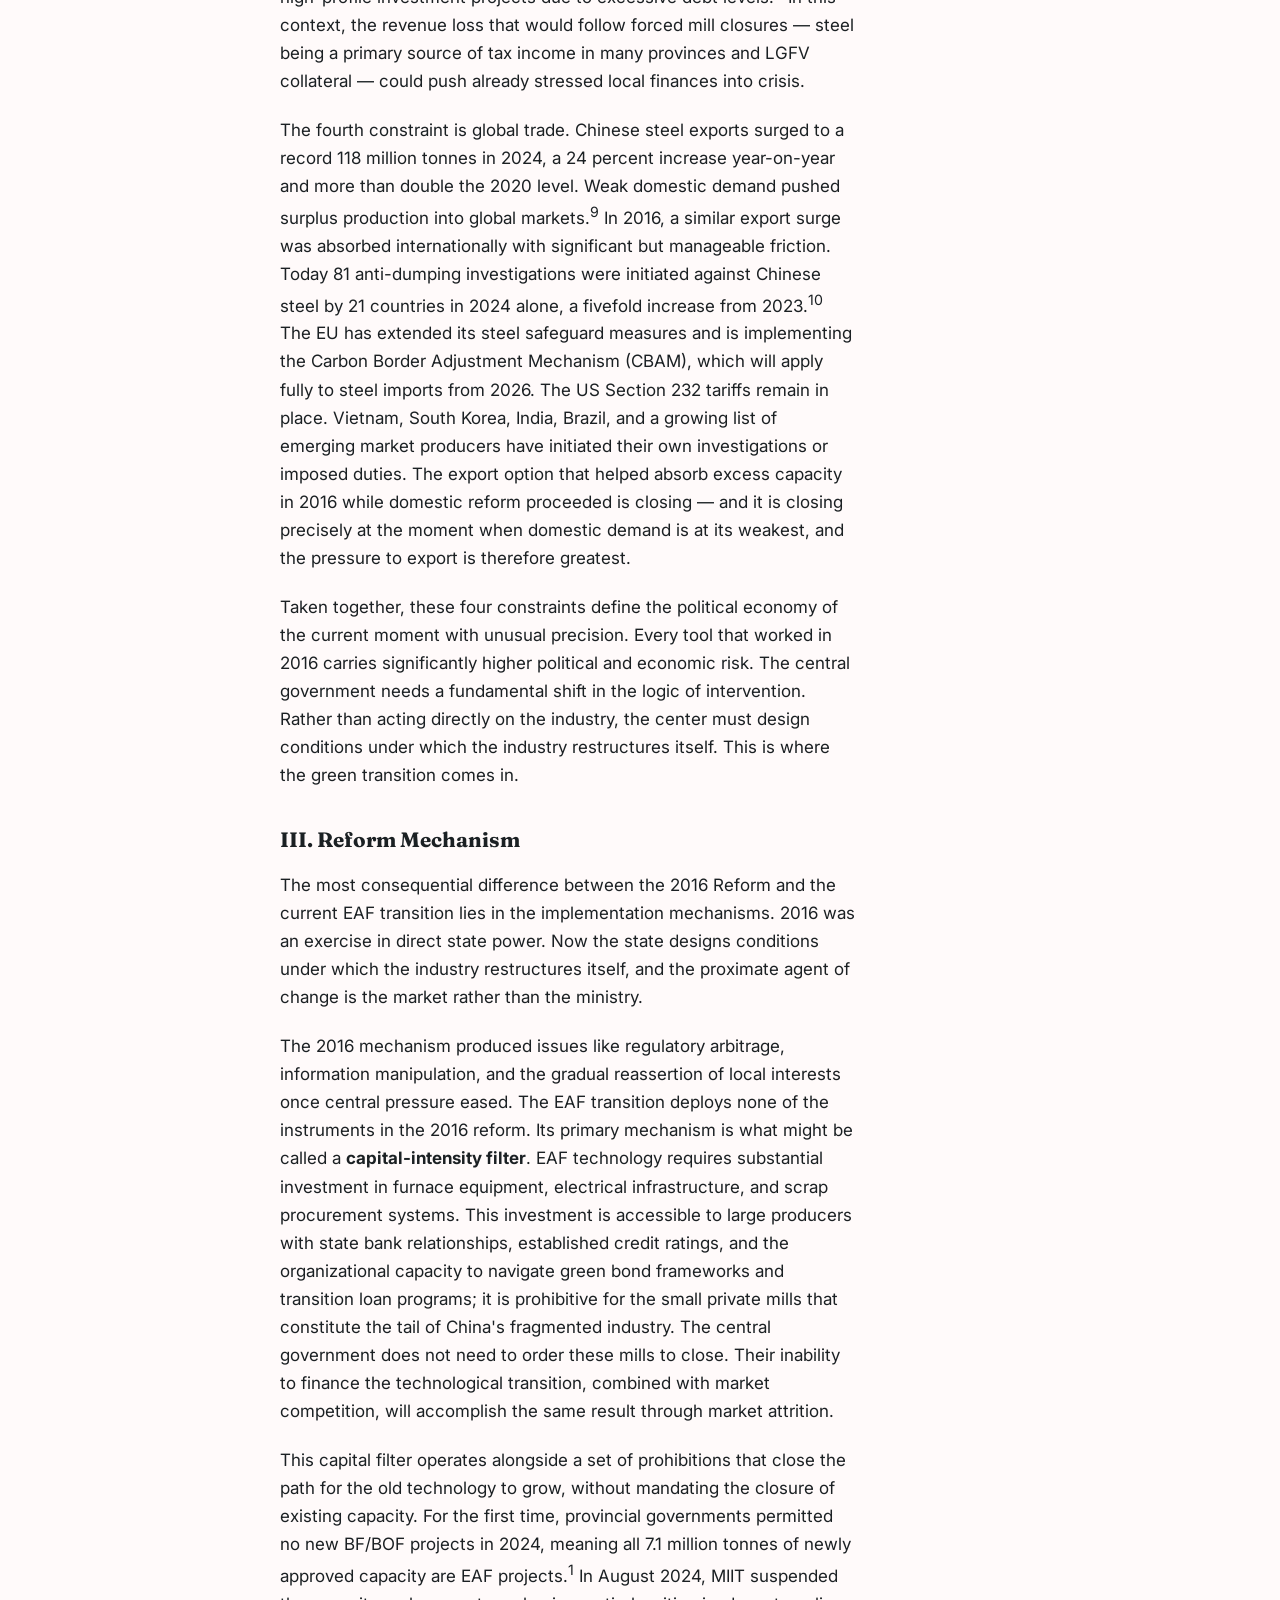
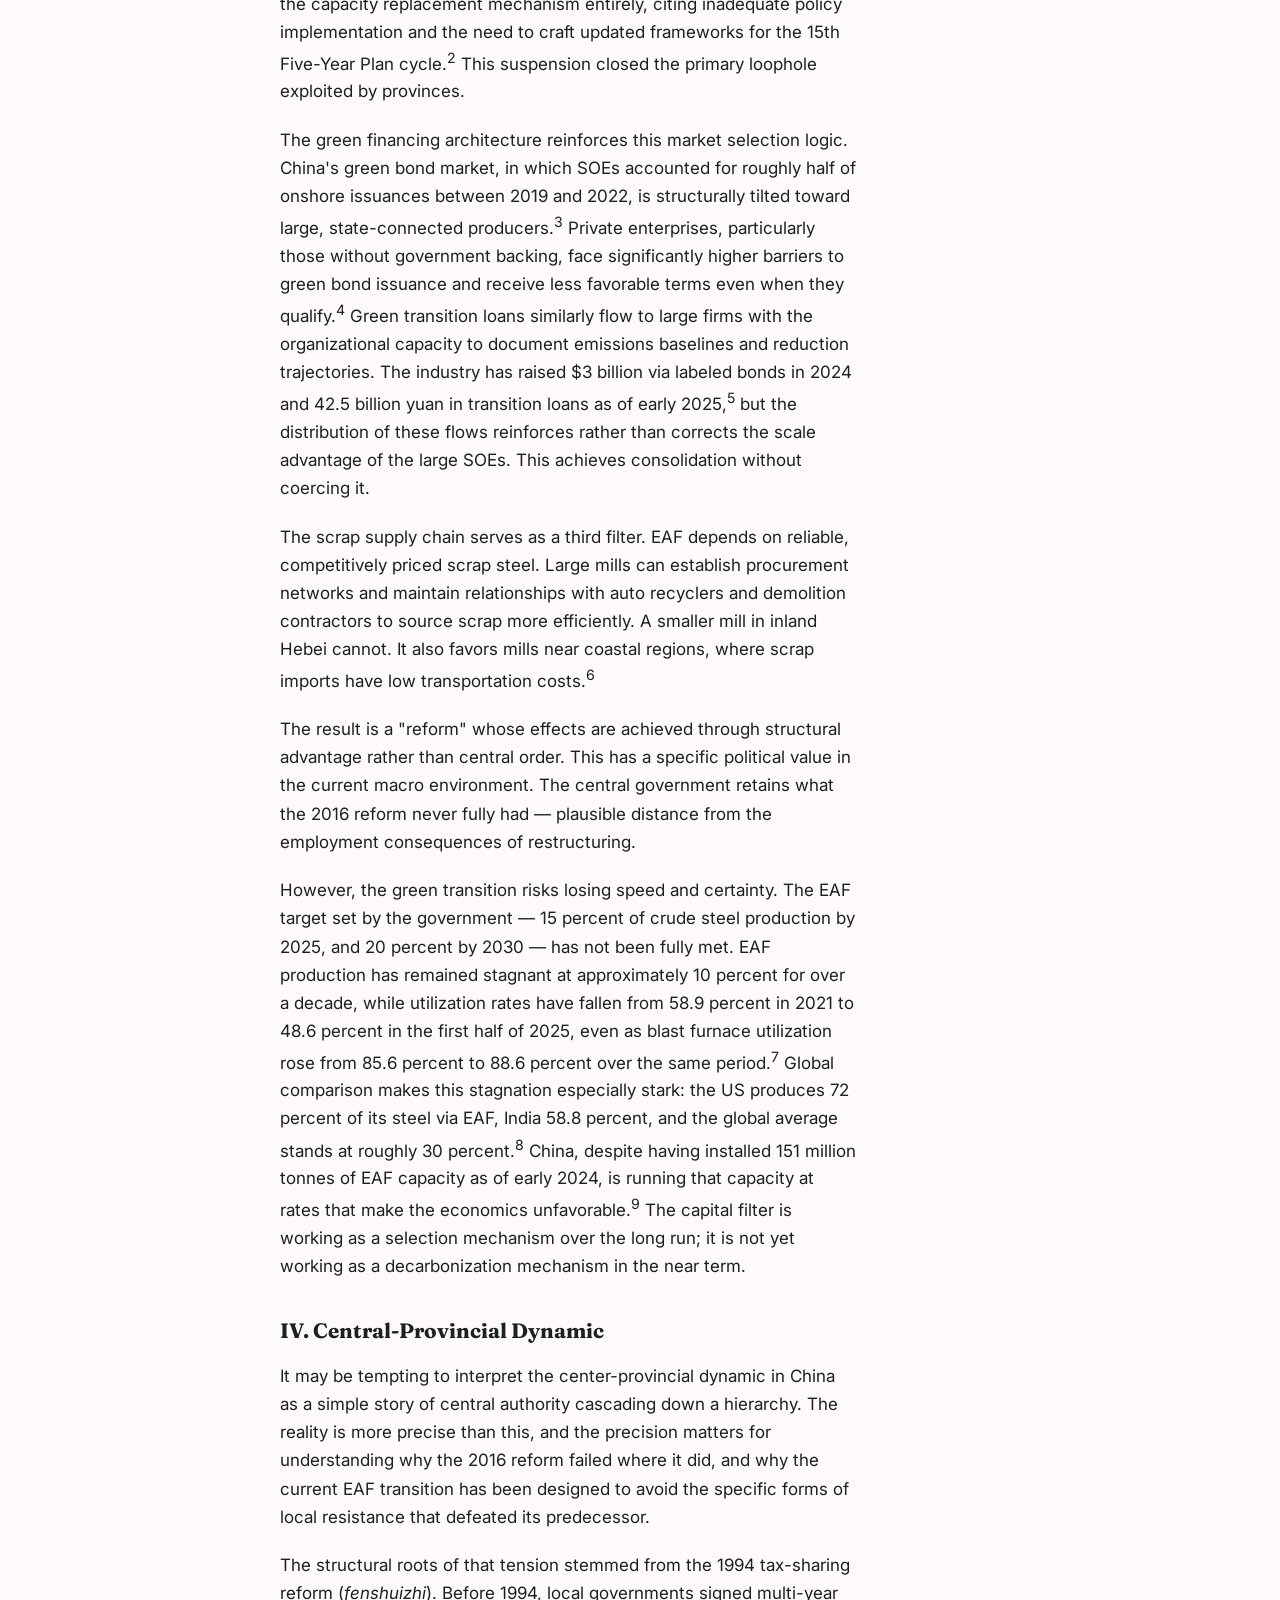
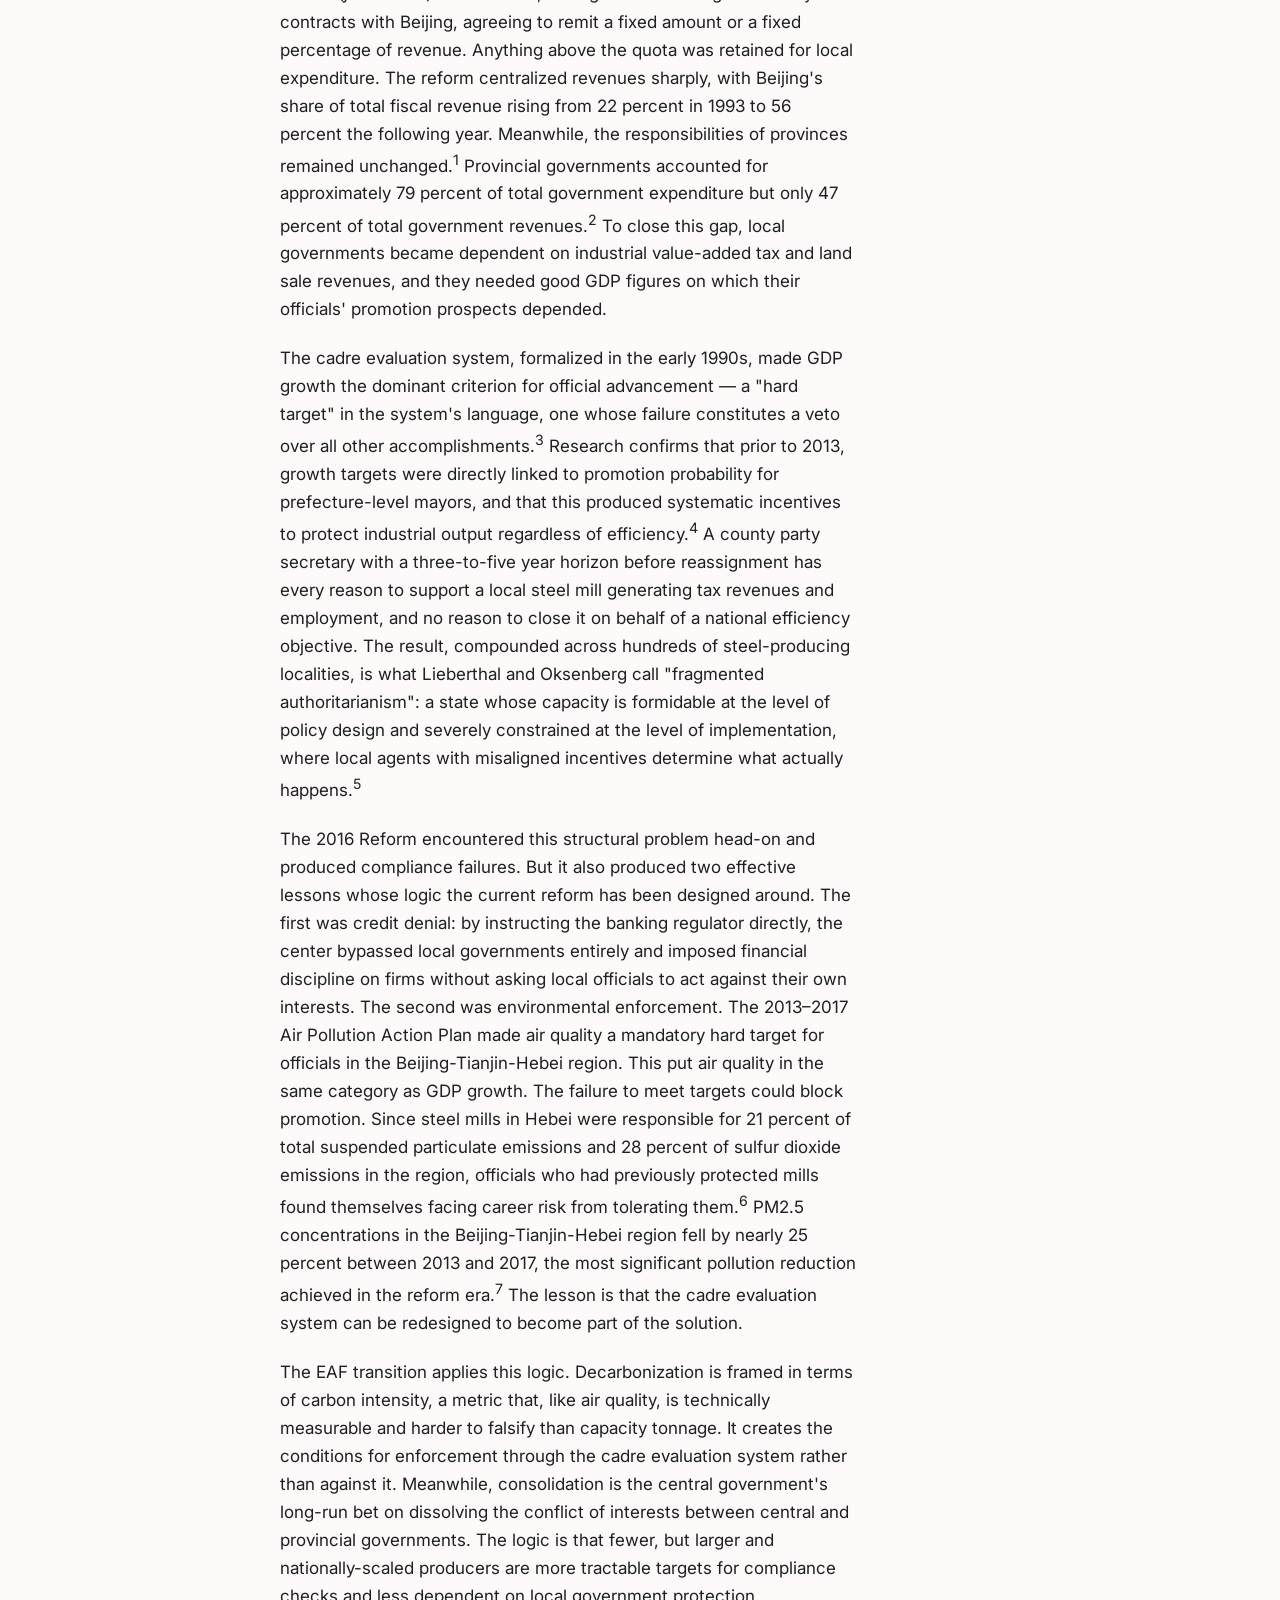
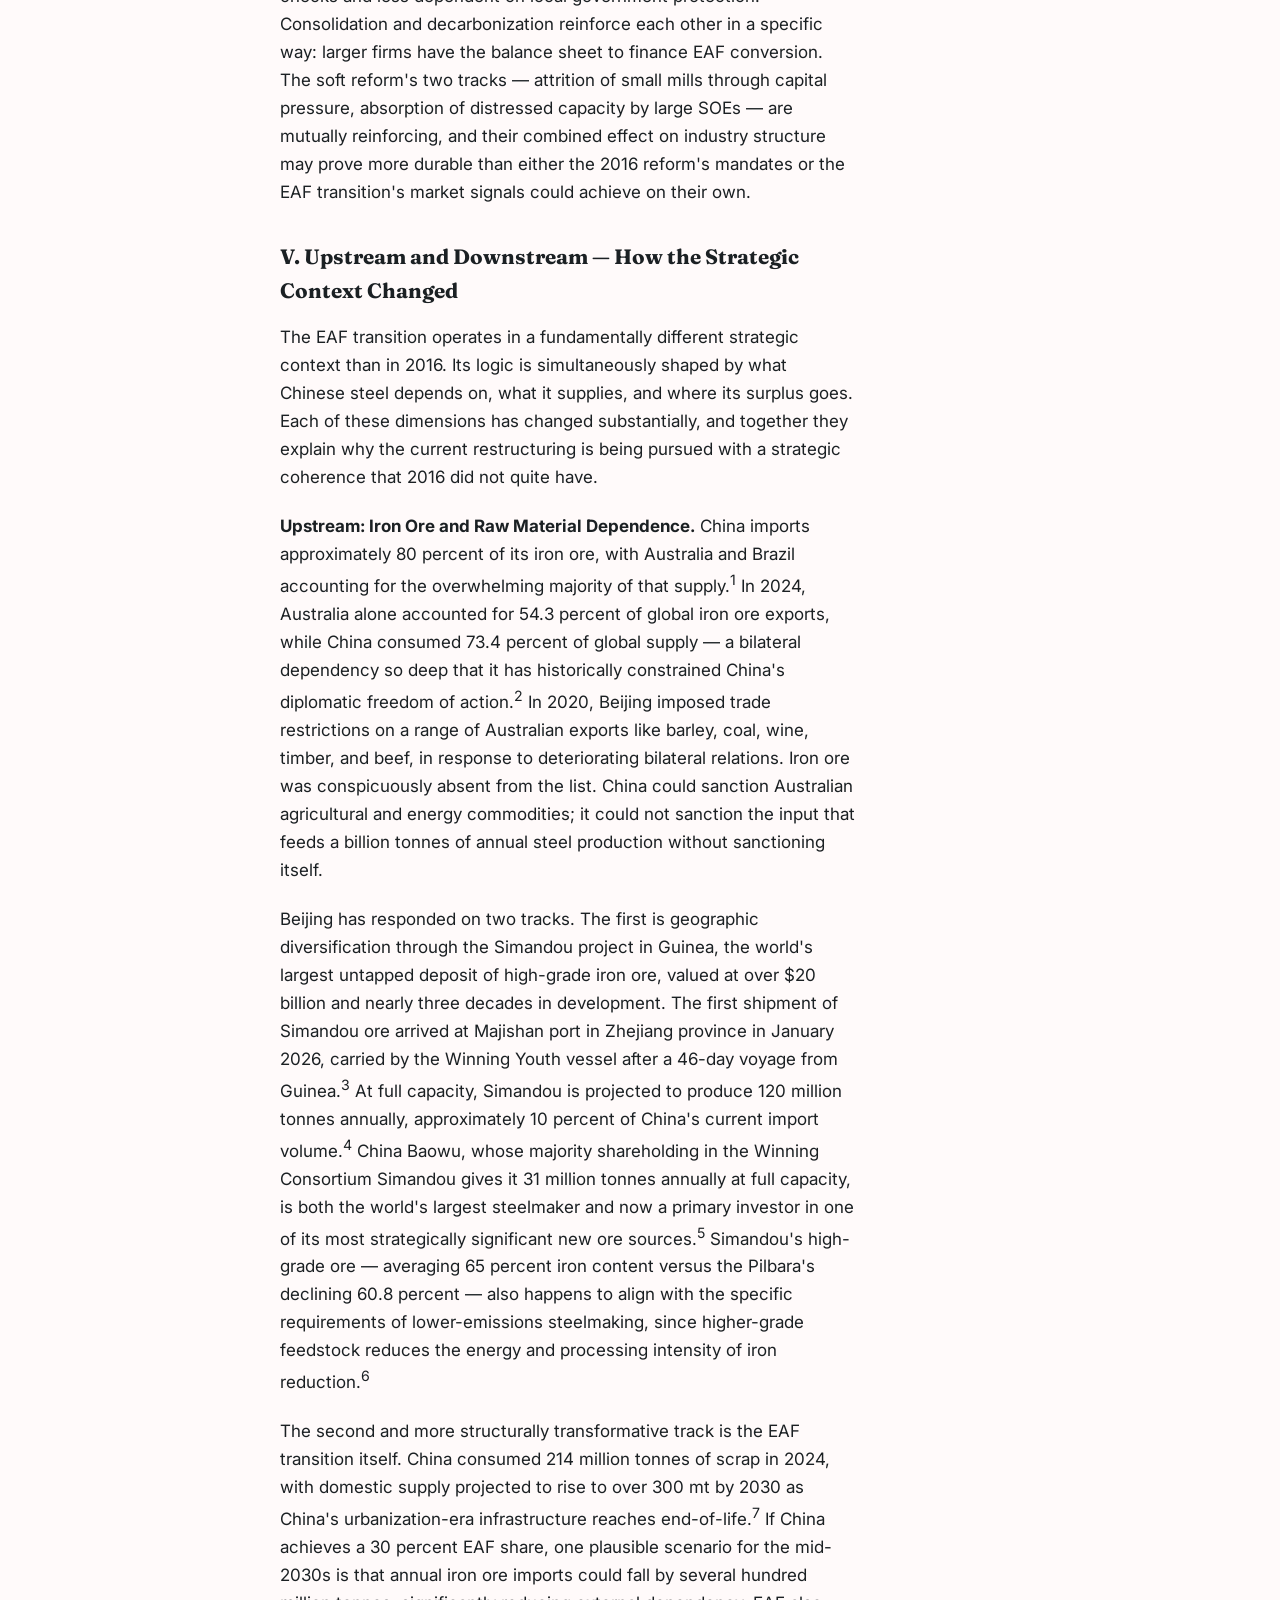
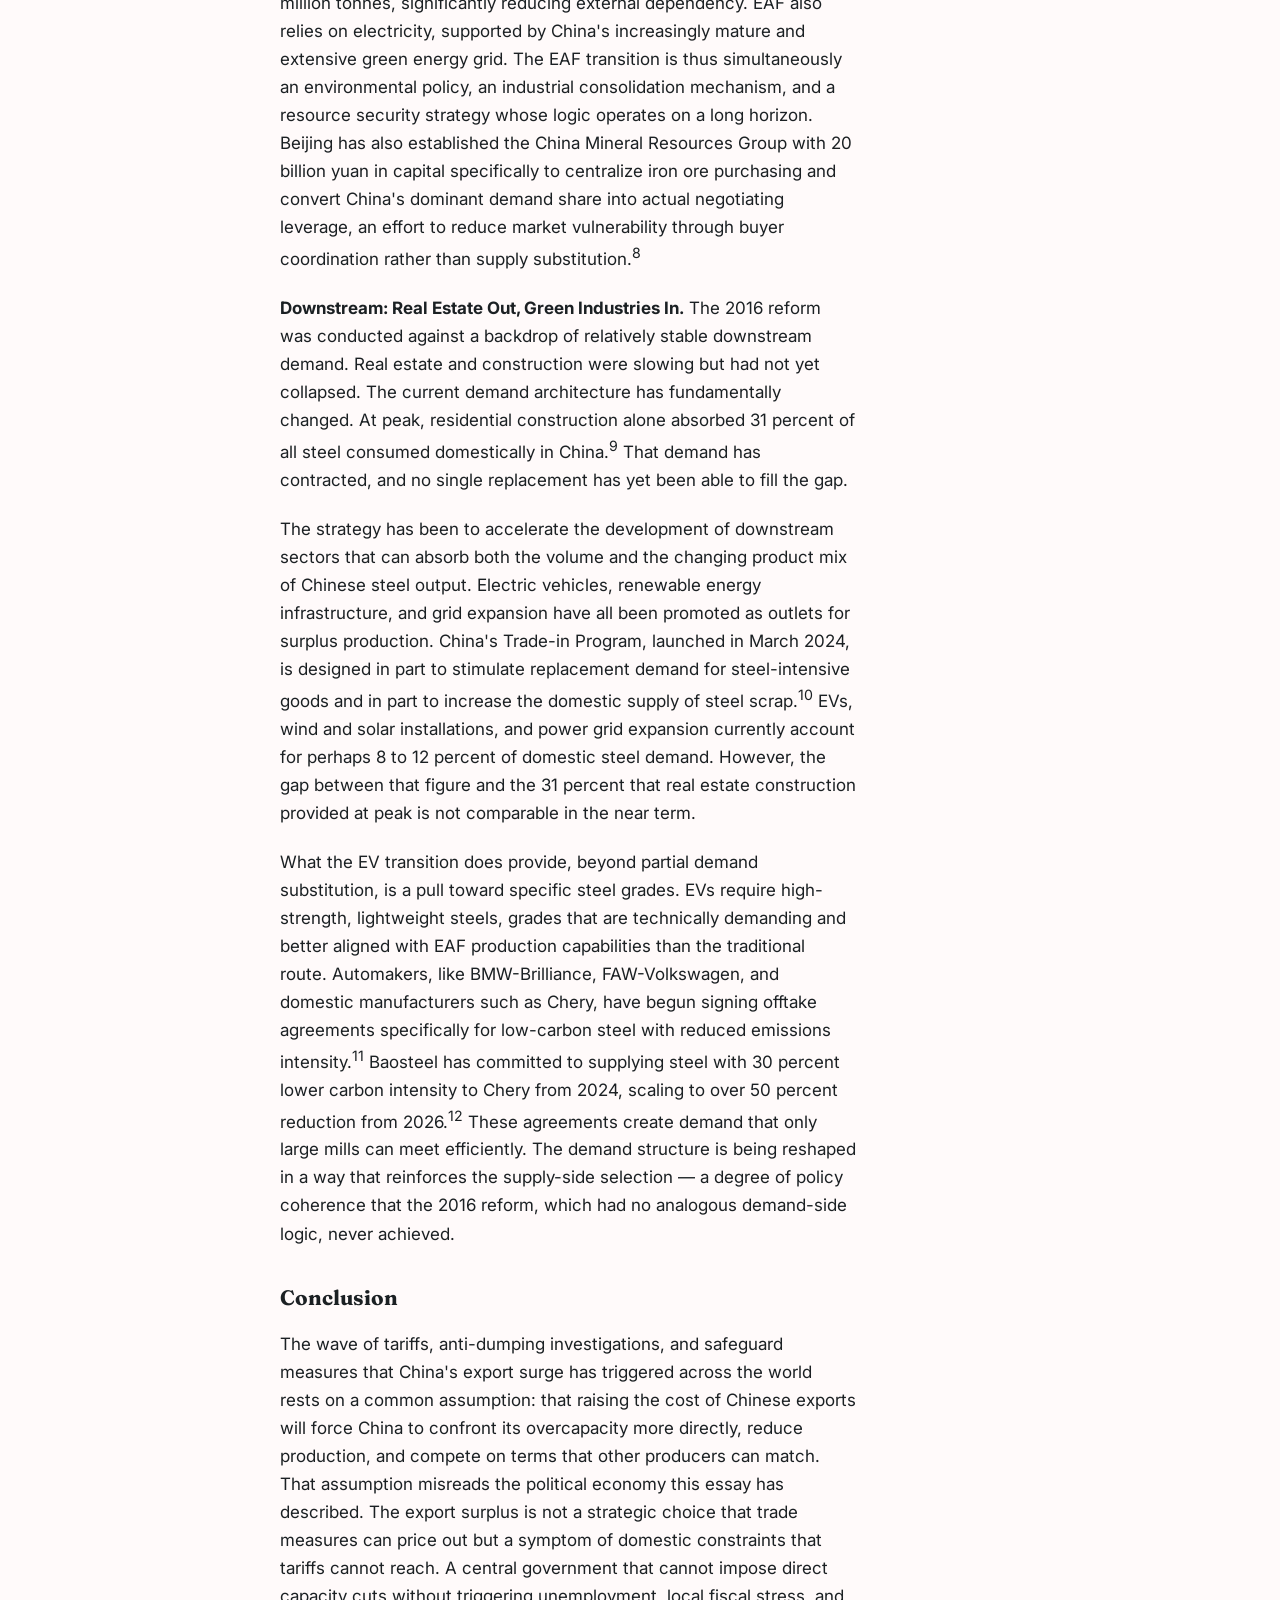
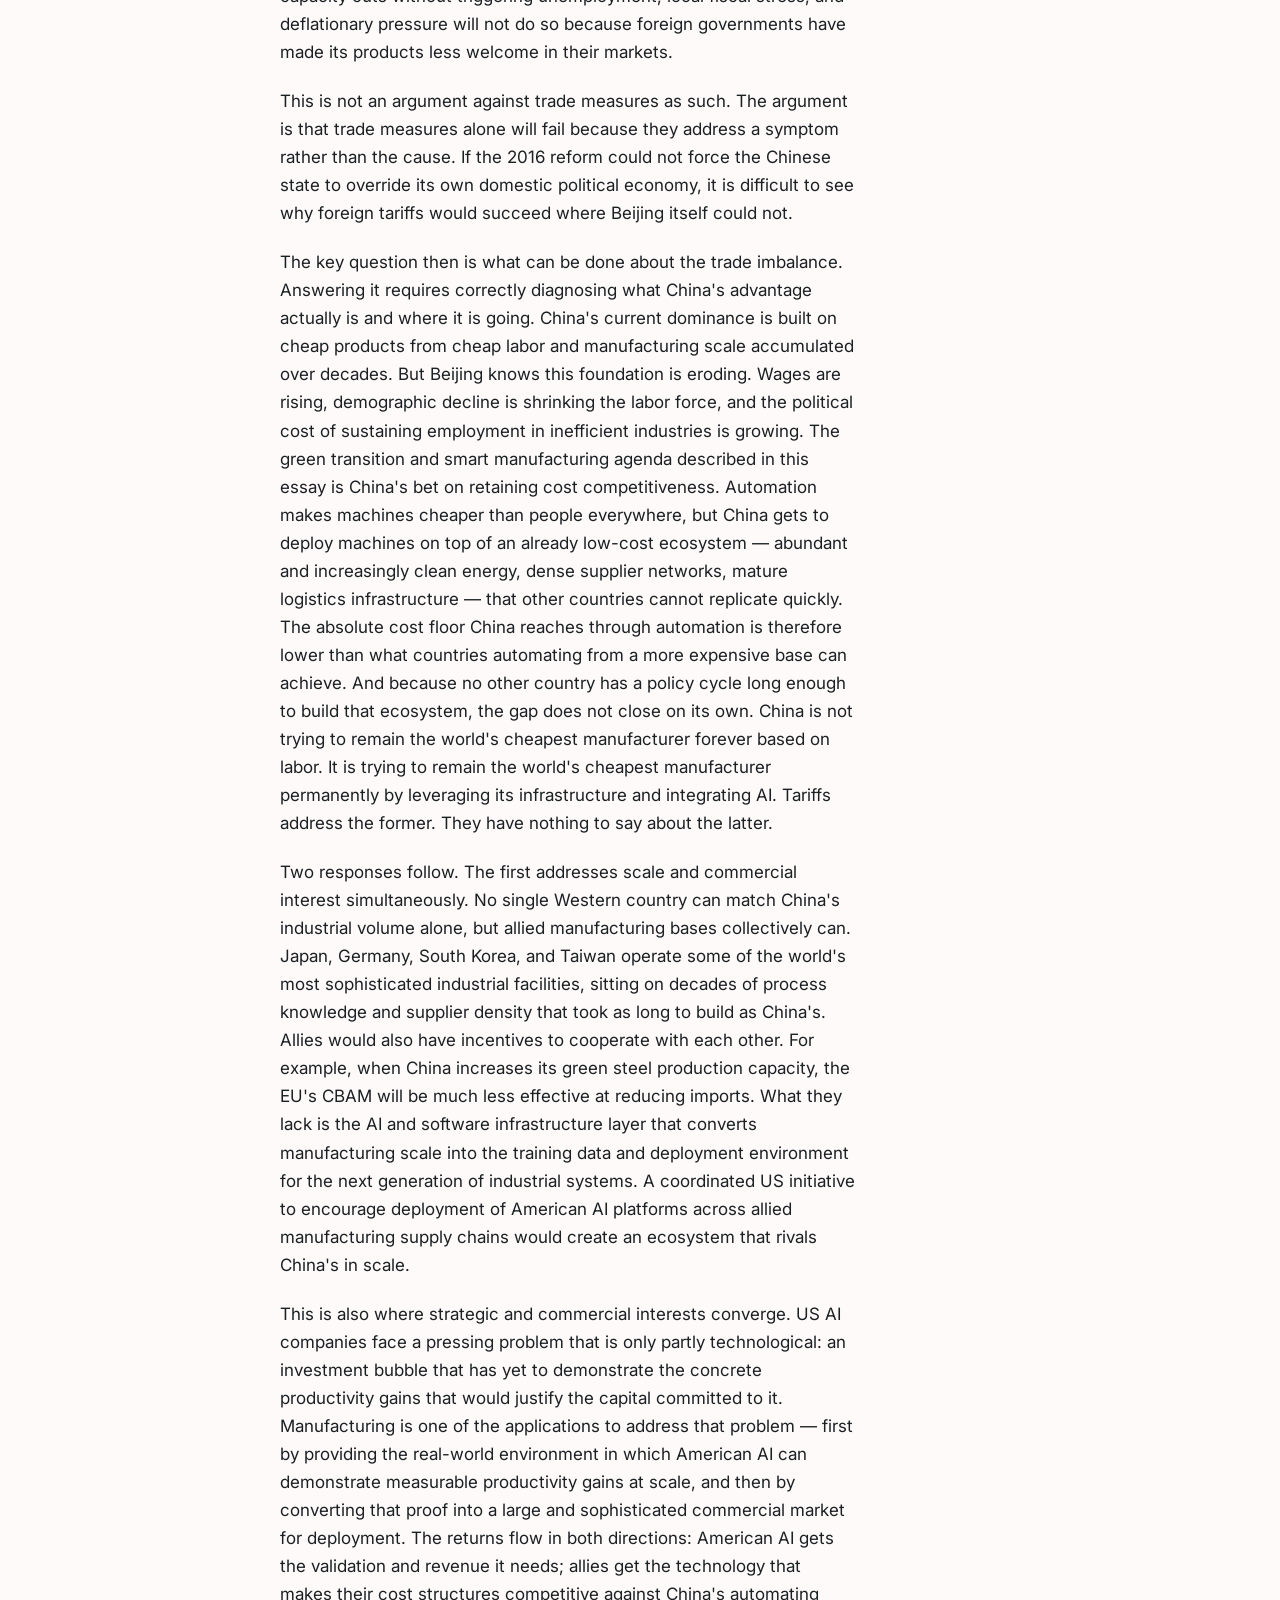
<file: essays/china-steel-industrial-policy.html>
<!DOCTYPE html>
<html lang="en">
<head>
<meta charset="UTF-8">
<meta name="viewport" content="width=device-width, initial-scale=1.0">
<title>Understanding China's Industrial Policy Through Steel — Your Name</title>
<link rel="preconnect" href="https://fonts.googleapis.com">
<link rel="preconnect" href="https://fonts.gstatic.com" crossorigin>
<link href="https://fonts.googleapis.com/css2?family=Fraunces:opsz,wght@9..144,500;9..144,600&family=Inter:wght@400;500&family=IBM+Plex+Mono:wght@400;500&display=swap" rel="stylesheet">
<link rel="stylesheet" href="../style.css">
</head>
<body>

<div class="site-wrap">
  <aside class="rail">
    <div>
      <a href="../index.html" class="brand">Y<span>·</span>N</a>
      <nav>
        <ul>
          <li><a href="../index.html">Index</a></li>
          <li><a href="../essays.html" class="current">Essays</a></li>
          <li><a href="../research.html">Research Projects</a></li>
          <li><a href="../data.html">Data</a></li>
          <li><a href="../contact.html">Contact</a></li>
        </ul>
      </nav>
    </div>
    <p class="rail-foot">Political economy &amp;<br>industrial policy</p>
  </aside>

  <div class="content-area">
    <main class="prose">
      <p class="eyebrow">Essay · China &amp; Industrial Policy · 24 min read</p>
      <h1>Understanding China's Industrial Policy Through Steel</h1>
      <p class="byline">Your Name</p>

      <p>Few industries reveal the logic of China's industrial policies as plainly as steel. It is too capital-intensive to develop without state coordination, too strategically important to leave entirely to markets, too politically entangled to rationalize without cost. For China, steel has been all of these things, and more. It has been a symbol of national sovereignty, an engine of the country's extraordinary growth, and now a test of whether that growth can be made sustainable. To understand how China governs its economy, one could follow the steel.</p>

      <p>The industry's history in China spans nearly a century of turbulence. The early People's Republic inherited a shattered industrial base. Its most advanced steel infrastructure was seized by Japan in Manchuria, then destroyed by war, and rebuilt with Soviet assistance into the commanding heights of socialist construction. In 1958, Mao ordered a different approach: roughly 100 million people mobilized to smelt steel in backyard furnaces across the countryside. The campaign produced millions of tonnes of metal too brittle to use, while harvests rotted in the fields. The Great Leap Forward's steel campaign is remembered as a catastrophe. It also foreshadowed the overcapacity issue in the steel industry.</p>

      <p>The decades that followed traced a long arc away from the Great Leap Forward. The reform era introduced market mechanisms. Deng Xiaoping's dual-track pricing system allowed market forces to operate at the margins while preserving planned allocation, generating dynamism without surrendering control. Joining the WTO in 2001 turbocharged demand, and the 2008 stimulus package, which directed four trillion yuan heavily toward infrastructure, transformed China into the world's dominant steel producer. By 2014, China was producing nearly half the world's steel. The industry had become the backbone of an entire development model: feeding the construction of roads, railways, and cities; supplying the factories making ships, cars, and appliances; underpinning a three-decade expansion that lifted hundreds of millions out of poverty.</p>

      <p>But that model created an overcapacity issue that China could not resolve from within. By 2015, China accounted for roughly half of global excess steel capacity. In 2016, Beijing attempted to solve this. The Supply-Side Structural Reform was an exercise in openly applied state power. Capacity targets were mandated by the central government, and inspection teams were dispatched to provinces. In total, 1.8 million redundancies were planned. It achieved real results but also ran into real limits, and overcapacity remains an issue to this day.</p>

      <p>There appears to have been little done to address the overcapacity problem since 2016, and many countries have taken it upon themselves to protect their manufacturing. But tariffs and anti-dumping investigations have achieved little, with the Chinese finding ways to get around these measures. In order to design more efficient trade policies to target Chinese trade imbalances, one must understand Beijing's industrial policy logic and the role traditional industries play in it, as well as their unique domestic conditions that restrain the central government's policy choices.</p>

      <p>Beijing recognizes overcapacity as a structural threat to industrial profitability, to price stability, and to its broader ambition of moving the economy toward higher-value production. The Chinese term <em>neijuan</em> — involution — entered official communication to describe what chronic overcapacity produces: a self-consuming race to the bottom in which firms compete relentlessly on price. Margins collapse, wages stagnate, and the resulting deflationary pressure suppresses domestic consumption that the Chinese economy desperately needs. To illustrate Beijing's own incentive to cut down capacity, we can look at the following official communications in the past two years. At a Politburo meeting on July 30, 2024, Xi called for industry to "prevent vicious involution competition" and for the "orderly exit of outdated and inefficient production capacities."<sup>1</sup> By the Central Economic Work Conference in December 2024, curbing involution had been elevated to the top economic priority for 2025.<sup>2</sup> Steel was named explicitly alongside cement and electric vehicles as a priority sector for anti-involution action — a signal that the overcapacity problem is now being reframed as a profitability and quality crisis requiring a different kind of intervention.<sup>3</sup> The 15th Five-Year Plan, adopted at the Fourth Plenum in October 2025 and finalized in March 2026, formalized this reframing: the NDRC stated that the raw materials industry must "deepen supply-side reform" through the 2026–2030 period, with "survival of the fittest" as the guiding principle, and committed to continued production controls on steel while prohibiting any new illegal capacity additions.<sup>4</sup> The plan performs two purposes: filtering out inefficient capacity and upgrading traditional industries through automation, digitalization, and green technologies.</p>

      <p>Taken together, these signals confirm that the center has not abandoned the overcapacity agenda after 2016. It has been embedded within a longer-horizon industrial policy that the green transition reflects.</p>

      <p>The current push for green transition in the steel industry is from blast furnaces (BF/BOF) to electric arc furnaces (EAF). It is part of China's dual carbon commitments and ecological civilization agenda. But when examining the structural impact on industry, the EAF transition is using capital requirements, emission targets, and technology standards to let market forces eliminate inefficient mills. Where the 2016 reform asked provincial governments to accept the visible pain of losing tax revenue and unemployment, the second is designed so that the pain arrives through channels the central government does not directly control.</p>

      <p>The contrast between these two reforms reflects a specific evolution in how Beijing manages the tensions of its political economy: between plan and market, between central goals and local interests, between domestic needs and global integration. The steel industry, sitting at the intersection of all three tensions, offers a clear lens into that evolution, and into the limits that no amount of policy sophistication has yet been able to dissolve.</p>

      <h2>I. The Problem</h2>

      <p>To understand why overcapacity issues persist in China, it is necessary to understand why the first restructuring attempt left so much undone and why the underlying problem proved resistant to one of the most direct exercises of central power.</p>

      <p>The severity of the 2015 overcapacity issue can be demonstrated through a few figures. The industry was producing roughly 400 million tonnes more than domestic demand could absorb. Prices had fallen to fifteen-year lows, and return on assets across the sector had turned negative, with China's major steelmakers collectively losing RMB 53.1 billion between January and November of that year alone.<sup>1</sup> An estimated 51.4 percent of the industry consisted of firms that were losing money but continuing to operate, sustained by credit rollovers and local political support rather than any commercial logic.<sup>2</sup> The 2016 Supply-Side Structural Reform (SSSR) had to happen.</p>

      <p>The SSSR's mechanism rested on three interlocking instruments. First, the central government directly mandated capacity closure targets down the party hierarchy, with 150 million tonnes to be cut by 2020 across major steel-producing regions. Second, state-owned banks were instructed to cease rolling over loans to firms on designated lists. This was implemented through direct instruction to the banking regulator rather than through local governments. It proved effective by bypassing the provincial hierarchy whose interests were misaligned with the center's goals. Finally, direct inspection teams were dispatched from Beijing to verify compliance. The combination produced the following results: steel prices rose more than 50 percent between 2015 and 2017 as marginal capacity exited and infrastructure-driven demand held firm.<sup>3</sup> The nominal target of 150 million tonnes of cuts was reported as achieved by 2018.<sup>4</sup></p>

      <p>The recovery in aggregate numbers obscured a more complicated reality on the ground. A significant portion of reported cuts involved capacity that had already been idle. The capacity replacement mechanism permitted new construction if equivalent old capacity was simultaneously retired, and provinces exploited it by inflating the capacity of aging mills before retirement and generating credits for larger new facilities. Despite nominal cuts, crude steel capacity began increasing again after 2017, returning to 2016 levels by 2019.<sup>5</sup> The consolidation targets fared no better: the top-ten steel producers' share of output (CR10), which the 13th Five-Year Plan had aimed to raise to 60 percent by 2020, moved only marginally from its 2015 baseline of 34 percent.<sup>6</sup></p>

      <p>The environmental record was starker still. The 2016 reform had no mechanism for addressing the carbon intensity of surviving production. The traditional BF/BOF route accounts for roughly 90 percent of Chinese steel output and produces approximately 2 tonnes of CO₂ per tonne of steel. When China announced its dual carbon targets in 2020, the steel sector presented perhaps the most intractable decarbonization challenge in the entire economy.<sup>7</sup></p>

      <p>What the 2016 reform left behind, then, was an industry that was somewhat leaner at the margins, considerably more profitable in the short term due to price recovery, but structurally not much changed from the one that had entered it.</p>

      <p>It is against this background that the current push for EAF transition must be understood. The problem it addresses is not new. What has changed is the conditions under which restructuring must be attempted and the instruments available to do so. Those changes are substantial enough that a direct repeat of 2016 is neither politically feasible nor economically sensible. They also point, as the following sections argue, toward a reform logic that is, in some respects, more sophisticated than its predecessor — and, in others, more fragile.</p>

      <h2>II. Macroeconomic Conditions</h2>

      <p>The 2016 reform succeeded partly because the macroeconomic environment made it tolerable. China grew by 6.7 percent in 2016. Infrastructure stimulus sustained steel demand. Rising prices quickly restored profitability to the surviving mills, cushioning the economic blow to locals. The financial support from the central government, however inadequate in absolute terms, could be sold politically as a manageable transition cost against a backdrop of broader growth. The conditions of 2016, in short, created space for restructuring that the conditions of the mid-2020s do not.</p>

      <p>The first and most structurally significant constraint is the risk of deflation. China's producer price index has now been in contraction for 40 consecutive months as of early 2026, with factory-gate prices falling 2.6 percent in 2025.<sup>1</sup> This is rooted in the collapse of real estate and declining global demand. In this environment, the political optics of the central government being seen to accelerate economic pain during a period of sustained price weakness would be deeply problematic. In 2016, the SSSR could be framed as a structural improvement that the price recovery validated. Today, no such validation is readily available.</p>

      <p>The second constraint is employment, and it carries more than economic weight. China's urban youth unemployment rate reached a record 21.3 percent in June 2023, four times the overall unemployment rate, before the National Bureau of Statistics suspended publication of the series.<sup>2</sup> When the data resumed under a revised methodology excluding students, the rate stood at 16.9 percent in February 2025, and many analysts regard the true figure as substantially higher.<sup>3</sup> The broader labor market is one of structural stress: the twelve most labor-intensive industries shed 3.4 million jobs between 2019 and 2023,<sup>4</sup> and this year's cohort of university graduates, 12.7 million, is the largest in history.<sup>5</sup> In this environment, visible mass redundancies in a legacy industrial sector are a high risk to social stability.</p>

      <p>The third constraint is local government fiscal stress, and it directly links steel restructuring to the fragility of China's national financial architecture. China's local governments have long relied on two revenue sources to fund public spending: land sale revenues and off-balance-sheet borrowing through local government financing vehicles (LGFVs). Both have been severely eroded. Land sale revenues contracted by 35 percent between 2021 and 2023 as the property market collapsed.<sup>6</sup> LGFV debt is estimated by the IMF at close to half of China's GDP. Many local governments are unable to service existing obligations without central help — by the end of 2022, twelve of China's thirty-one provinces were spending more than 100 percent of their monthly fiscal income on debt servicing.<sup>7</sup> In March 2024, Beijing took the unusual step of publicly instructing several provinces to cancel high-profile investment projects due to excessive debt levels.<sup>8</sup> In this context, the revenue loss that would follow forced mill closures — steel being a primary source of tax income in many provinces and LGFV collateral — could push already stressed local finances into crisis.</p>

      <p>The fourth constraint is global trade. Chinese steel exports surged to a record 118 million tonnes in 2024, a 24 percent increase year-on-year and more than double the 2020 level. Weak domestic demand pushed surplus production into global markets.<sup>9</sup> In 2016, a similar export surge was absorbed internationally with significant but manageable friction. Today 81 anti-dumping investigations were initiated against Chinese steel by 21 countries in 2024 alone, a fivefold increase from 2023.<sup>10</sup> The EU has extended its steel safeguard measures and is implementing the Carbon Border Adjustment Mechanism (CBAM), which will apply fully to steel imports from 2026. The US Section 232 tariffs remain in place. Vietnam, South Korea, India, Brazil, and a growing list of emerging market producers have initiated their own investigations or imposed duties. The export option that helped absorb excess capacity in 2016 while domestic reform proceeded is closing — and it is closing precisely at the moment when domestic demand is at its weakest, and the pressure to export is therefore greatest.</p>

      <p>Taken together, these four constraints define the political economy of the current moment with unusual precision. Every tool that worked in 2016 carries significantly higher political and economic risk. The central government needs a fundamental shift in the logic of intervention. Rather than acting directly on the industry, the center must design conditions under which the industry restructures itself. This is where the green transition comes in.</p>

      <h2>III. Reform Mechanism</h2>

      <p>The most consequential difference between the 2016 Reform and the current EAF transition lies in the implementation mechanisms. 2016 was an exercise in direct state power. Now the state designs conditions under which the industry restructures itself, and the proximate agent of change is the market rather than the ministry.</p>

      <p>The 2016 mechanism produced issues like regulatory arbitrage, information manipulation, and the gradual reassertion of local interests once central pressure eased. The EAF transition deploys none of the instruments in the 2016 reform. Its primary mechanism is what might be called a <strong>capital-intensity filter</strong>. EAF technology requires substantial investment in furnace equipment, electrical infrastructure, and scrap procurement systems. This investment is accessible to large producers with state bank relationships, established credit ratings, and the organizational capacity to navigate green bond frameworks and transition loan programs; it is prohibitive for the small private mills that constitute the tail of China's fragmented industry. The central government does not need to order these mills to close. Their inability to finance the technological transition, combined with market competition, will accomplish the same result through market attrition.</p>

      <p>This capital filter operates alongside a set of prohibitions that close the path for the old technology to grow, without mandating the closure of existing capacity. For the first time, provincial governments permitted no new BF/BOF projects in 2024, meaning all 7.1 million tonnes of newly approved capacity are EAF projects.<sup>1</sup> In August 2024, MIIT suspended the capacity replacement mechanism entirely, citing inadequate policy implementation and the need to craft updated frameworks for the 15th Five-Year Plan cycle.<sup>2</sup> This suspension closed the primary loophole exploited by provinces.</p>

      <p>The green financing architecture reinforces this market selection logic. China's green bond market, in which SOEs accounted for roughly half of onshore issuances between 2019 and 2022, is structurally tilted toward large, state-connected producers.<sup>3</sup> Private enterprises, particularly those without government backing, face significantly higher barriers to green bond issuance and receive less favorable terms even when they qualify.<sup>4</sup> Green transition loans similarly flow to large firms with the organizational capacity to document emissions baselines and reduction trajectories. The industry has raised $3 billion via labeled bonds in 2024 and 42.5 billion yuan in transition loans as of early 2025,<sup>5</sup> but the distribution of these flows reinforces rather than corrects the scale advantage of the large SOEs. This achieves consolidation without coercing it.</p>

      <p>The scrap supply chain serves as a third filter. EAF depends on reliable, competitively priced scrap steel. Large mills can establish procurement networks and maintain relationships with auto recyclers and demolition contractors to source scrap more efficiently. A smaller mill in inland Hebei cannot. It also favors mills near coastal regions, where scrap imports have low transportation costs.<sup>6</sup></p>

      <p>The result is a "reform" whose effects are achieved through structural advantage rather than central order. This has a specific political value in the current macro environment. The central government retains what the 2016 reform never fully had — plausible distance from the employment consequences of restructuring.</p>

      <p>However, the green transition risks losing speed and certainty. The EAF target set by the government — 15 percent of crude steel production by 2025, and 20 percent by 2030 — has not been fully met. EAF production has remained stagnant at approximately 10 percent for over a decade, while utilization rates have fallen from 58.9 percent in 2021 to 48.6 percent in the first half of 2025, even as blast furnace utilization rose from 85.6 percent to 88.6 percent over the same period.<sup>7</sup> Global comparison makes this stagnation especially stark: the US produces 72 percent of its steel via EAF, India 58.8 percent, and the global average stands at roughly 30 percent.<sup>8</sup> China, despite having installed 151 million tonnes of EAF capacity as of early 2024, is running that capacity at rates that make the economics unfavorable.<sup>9</sup> The capital filter is working as a selection mechanism over the long run; it is not yet working as a decarbonization mechanism in the near term.</p>

      <h2>IV. Central-Provincial Dynamic</h2>

      <p>It may be tempting to interpret the center-provincial dynamic in China as a simple story of central authority cascading down a hierarchy. The reality is more precise than this, and the precision matters for understanding why the 2016 reform failed where it did, and why the current EAF transition has been designed to avoid the specific forms of local resistance that defeated its predecessor.</p>

      <p>The structural roots of that tension stemmed from the 1994 tax-sharing reform (<em>fenshuizhi</em>). Before 1994, local governments signed multi-year contracts with Beijing, agreeing to remit a fixed amount or a fixed percentage of revenue. Anything above the quota was retained for local expenditure. The reform centralized revenues sharply, with Beijing's share of total fiscal revenue rising from 22 percent in 1993 to 56 percent the following year. Meanwhile, the responsibilities of provinces remained unchanged.<sup>1</sup> Provincial governments accounted for approximately 79 percent of total government expenditure but only 47 percent of total government revenues.<sup>2</sup> To close this gap, local governments became dependent on industrial value-added tax and land sale revenues, and they needed good GDP figures on which their officials' promotion prospects depended.</p>

      <p>The cadre evaluation system, formalized in the early 1990s, made GDP growth the dominant criterion for official advancement — a "hard target" in the system's language, one whose failure constitutes a veto over all other accomplishments.<sup>3</sup> Research confirms that prior to 2013, growth targets were directly linked to promotion probability for prefecture-level mayors, and that this produced systematic incentives to protect industrial output regardless of efficiency.<sup>4</sup> A county party secretary with a three-to-five year horizon before reassignment has every reason to support a local steel mill generating tax revenues and employment, and no reason to close it on behalf of a national efficiency objective. The result, compounded across hundreds of steel-producing localities, is what Lieberthal and Oksenberg call "fragmented authoritarianism": a state whose capacity is formidable at the level of policy design and severely constrained at the level of implementation, where local agents with misaligned incentives determine what actually happens.<sup>5</sup></p>

      <p>The 2016 Reform encountered this structural problem head-on and produced compliance failures. But it also produced two effective lessons whose logic the current reform has been designed around. The first was credit denial: by instructing the banking regulator directly, the center bypassed local governments entirely and imposed financial discipline on firms without asking local officials to act against their own interests. The second was environmental enforcement. The 2013–2017 Air Pollution Action Plan made air quality a mandatory hard target for officials in the Beijing-Tianjin-Hebei region. This put air quality in the same category as GDP growth. The failure to meet targets could block promotion. Since steel mills in Hebei were responsible for 21 percent of total suspended particulate emissions and 28 percent of sulfur dioxide emissions in the region, officials who had previously protected mills found themselves facing career risk from tolerating them.<sup>6</sup> PM2.5 concentrations in the Beijing-Tianjin-Hebei region fell by nearly 25 percent between 2013 and 2017, the most significant pollution reduction achieved in the reform era.<sup>7</sup> The lesson is that the cadre evaluation system can be redesigned to become part of the solution.</p>

      <p>The EAF transition applies this logic. Decarbonization is framed in terms of carbon intensity, a metric that, like air quality, is technically measurable and harder to falsify than capacity tonnage. It creates the conditions for enforcement through the cadre evaluation system rather than against it. Meanwhile, consolidation is the central government's long-run bet on dissolving the conflict of interests between central and provincial governments. The logic is that fewer, but larger and nationally-scaled producers are more tractable targets for compliance checks and less dependent on local government protection. Consolidation and decarbonization reinforce each other in a specific way: larger firms have the balance sheet to finance EAF conversion. The soft reform's two tracks — attrition of small mills through capital pressure, absorption of distressed capacity by large SOEs — are mutually reinforcing, and their combined effect on industry structure may prove more durable than either the 2016 reform's mandates or the EAF transition's market signals could achieve on their own.</p>

      <h2>V. Upstream and Downstream — How the Strategic Context Changed</h2>

      <p>The EAF transition operates in a fundamentally different strategic context than in 2016. Its logic is simultaneously shaped by what Chinese steel depends on, what it supplies, and where its surplus goes. Each of these dimensions has changed substantially, and together they explain why the current restructuring is being pursued with a strategic coherence that 2016 did not quite have.</p>

      <p><strong>Upstream: Iron Ore and Raw Material Dependence.</strong> China imports approximately 80 percent of its iron ore, with Australia and Brazil accounting for the overwhelming majority of that supply.<sup>1</sup> In 2024, Australia alone accounted for 54.3 percent of global iron ore exports, while China consumed 73.4 percent of global supply — a bilateral dependency so deep that it has historically constrained China's diplomatic freedom of action.<sup>2</sup> In 2020, Beijing imposed trade restrictions on a range of Australian exports like barley, coal, wine, timber, and beef, in response to deteriorating bilateral relations. Iron ore was conspicuously absent from the list. China could sanction Australian agricultural and energy commodities; it could not sanction the input that feeds a billion tonnes of annual steel production without sanctioning itself.</p>

      <p>Beijing has responded on two tracks. The first is geographic diversification through the Simandou project in Guinea, the world's largest untapped deposit of high-grade iron ore, valued at over $20 billion and nearly three decades in development. The first shipment of Simandou ore arrived at Majishan port in Zhejiang province in January 2026, carried by the Winning Youth vessel after a 46-day voyage from Guinea.<sup>3</sup> At full capacity, Simandou is projected to produce 120 million tonnes annually, approximately 10 percent of China's current import volume.<sup>4</sup> China Baowu, whose majority shareholding in the Winning Consortium Simandou gives it 31 million tonnes annually at full capacity, is both the world's largest steelmaker and now a primary investor in one of its most strategically significant new ore sources.<sup>5</sup> Simandou's high-grade ore — averaging 65 percent iron content versus the Pilbara's declining 60.8 percent — also happens to align with the specific requirements of lower-emissions steelmaking, since higher-grade feedstock reduces the energy and processing intensity of iron reduction.<sup>6</sup></p>

      <p>The second and more structurally transformative track is the EAF transition itself. China consumed 214 million tonnes of scrap in 2024, with domestic supply projected to rise to over 300 mt by 2030 as China's urbanization-era infrastructure reaches end-of-life.<sup>7</sup> If China achieves a 30 percent EAF share, one plausible scenario for the mid-2030s is that annual iron ore imports could fall by several hundred million tonnes, significantly reducing external dependency. EAF also relies on electricity, supported by China's increasingly mature and extensive green energy grid. The EAF transition is thus simultaneously an environmental policy, an industrial consolidation mechanism, and a resource security strategy whose logic operates on a long horizon. Beijing has also established the China Mineral Resources Group with 20 billion yuan in capital specifically to centralize iron ore purchasing and convert China's dominant demand share into actual negotiating leverage, an effort to reduce market vulnerability through buyer coordination rather than supply substitution.<sup>8</sup></p>

      <p><strong>Downstream: Real Estate Out, Green Industries In.</strong> The 2016 reform was conducted against a backdrop of relatively stable downstream demand. Real estate and construction were slowing but had not yet collapsed. The current demand architecture has fundamentally changed. At peak, residential construction alone absorbed 31 percent of all steel consumed domestically in China.<sup>9</sup> That demand has contracted, and no single replacement has yet been able to fill the gap.</p>

      <p>The strategy has been to accelerate the development of downstream sectors that can absorb both the volume and the changing product mix of Chinese steel output. Electric vehicles, renewable energy infrastructure, and grid expansion have all been promoted as outlets for surplus production. China's Trade-in Program, launched in March 2024, is designed in part to stimulate replacement demand for steel-intensive goods and in part to increase the domestic supply of steel scrap.<sup>10</sup> EVs, wind and solar installations, and power grid expansion currently account for perhaps 8 to 12 percent of domestic steel demand. However, the gap between that figure and the 31 percent that real estate construction provided at peak is not comparable in the near term.</p>

      <p>What the EV transition does provide, beyond partial demand substitution, is a pull toward specific steel grades. EVs require high-strength, lightweight steels, grades that are technically demanding and better aligned with EAF production capabilities than the traditional route. Automakers, like BMW-Brilliance, FAW-Volkswagen, and domestic manufacturers such as Chery, have begun signing offtake agreements specifically for low-carbon steel with reduced emissions intensity.<sup>11</sup> Baosteel has committed to supplying steel with 30 percent lower carbon intensity to Chery from 2024, scaling to over 50 percent reduction from 2026.<sup>12</sup> These agreements create demand that only large mills can meet efficiently. The demand structure is being reshaped in a way that reinforces the supply-side selection — a degree of policy coherence that the 2016 reform, which had no analogous demand-side logic, never achieved.</p>

      <h2>Conclusion</h2>

      <p>The wave of tariffs, anti-dumping investigations, and safeguard measures that China's export surge has triggered across the world rests on a common assumption: that raising the cost of Chinese exports will force China to confront its overcapacity more directly, reduce production, and compete on terms that other producers can match. That assumption misreads the political economy this essay has described. The export surplus is not a strategic choice that trade measures can price out but a symptom of domestic constraints that tariffs cannot reach. A central government that cannot impose direct capacity cuts without triggering unemployment, local fiscal stress, and deflationary pressure will not do so because foreign governments have made its products less welcome in their markets.</p>

      <p>This is not an argument against trade measures as such. The argument is that trade measures alone will fail because they address a symptom rather than the cause. If the 2016 reform could not force the Chinese state to override its own domestic political economy, it is difficult to see why foreign tariffs would succeed where Beijing itself could not.</p>

      <p>The key question then is what can be done about the trade imbalance. Answering it requires correctly diagnosing what China's advantage actually is and where it is going. China's current dominance is built on cheap products from cheap labor and manufacturing scale accumulated over decades. But Beijing knows this foundation is eroding. Wages are rising, demographic decline is shrinking the labor force, and the political cost of sustaining employment in inefficient industries is growing. The green transition and smart manufacturing agenda described in this essay is China's bet on retaining cost competitiveness. Automation makes machines cheaper than people everywhere, but China gets to deploy machines on top of an already low-cost ecosystem — abundant and increasingly clean energy, dense supplier networks, mature logistics infrastructure — that other countries cannot replicate quickly. The absolute cost floor China reaches through automation is therefore lower than what countries automating from a more expensive base can achieve. And because no other country has a policy cycle long enough to build that ecosystem, the gap does not close on its own. China is not trying to remain the world's cheapest manufacturer forever based on labor. It is trying to remain the world's cheapest manufacturer permanently by leveraging its infrastructure and integrating AI. Tariffs address the former. They have nothing to say about the latter.</p>

      <p>Two responses follow. The first addresses scale and commercial interest simultaneously. No single Western country can match China's industrial volume alone, but allied manufacturing bases collectively can. Japan, Germany, South Korea, and Taiwan operate some of the world's most sophisticated industrial facilities, sitting on decades of process knowledge and supplier density that took as long to build as China's. Allies would also have incentives to cooperate with each other. For example, when China increases its green steel production capacity, the EU's CBAM will be much less effective at reducing imports. What they lack is the AI and software infrastructure layer that converts manufacturing scale into the training data and deployment environment for the next generation of industrial systems. A coordinated US initiative to encourage deployment of American AI platforms across allied manufacturing supply chains would create an ecosystem that rivals China's in scale.</p>

      <p>This is also where strategic and commercial interests converge. US AI companies face a pressing problem that is only partly technological: an investment bubble that has yet to demonstrate the concrete productivity gains that would justify the capital committed to it. Manufacturing is one of the applications to address that problem — first by providing the real-world environment in which American AI can demonstrate measurable productivity gains at scale, and then by converting that proof into a large and sophisticated commercial market for deployment. The returns flow in both directions: American AI gets the validation and revenue it needs; allies get the technology that makes their cost structures competitive against China's automating factories. A shared vulnerability becomes a shared asset, and the case for the alliance is made not in the language of security alone but in the language of commercial self-interest, which is more durable.</p>

      <p>The second response addresses time. China's industrial strategy is designed to outlast Western electoral cycles — the green transition and anti-involution agenda in the 15th Five-Year Plan extends through 2030 and beyond. Democratic political systems find this horizon structurally difficult to match. The US response therefore requires institutional design that insulates industrial strategy from electoral volatility, not just bipartisan goodwill, which is fragile, but structural mechanisms that make reversal politically costly: treaty-level coordination with allies that embeds shared industrial commitments in international agreements, long-dated infrastructure mandates that outlast any single administration, and independent industrial policy institutions that operate across electoral cycles the way the Federal Reserve operates across them. China's bet is that Western political systems cannot hold a consistent industrial strategy long enough for it to matter. Proving that bet wrong is crucial.</p>

      <p>Steel will remain the place to watch this play out. It is one of the industries where the contest between different models of industrial capitalism is being most directly joined. China is not waiting to be disciplined into competitiveness by foreign tariffs. It is quietly building new industrial competitiveness from which the next phase of its manufacturing dominance will be launched. The outcome of that contest is not yet determined. But the terms are set, and they were set, as so much else has been, in steel.</p>

      <h2>References</h2>
      <p style="font-size:0.82rem; color:var(--ink-soft); line-height:1.75;">
        <strong>Introduction:</strong> Xi Jinping, remarks at the Central Commission for Financial and Economic Affairs, July 1, 2024, The Overshoot, September 19, 2025. · "The Xi Administration Has Responded with an 'Anti-Involution Campaign,'" IGCC, citing Central Economic Work Conference, December 2024. · Asia Pacific Foundation of Canada, "China's Fourth Plenum Offers Glimpses into Beijing's Economic Priorities," December 15, 2025. · National Development and Reform Commission, "China Commits to Controlling Steel Production During the 2026–2030 Period," OE Digital, December 25, 2025.
      </p>
      <p style="font-size:0.82rem; color:var(--ink-soft); line-height:1.75;">
        <strong>Section I:</strong> World Steel Association, "Crude Steel Production in China from 2013 to 2023," Statista, May 27, 2024. · Adam Baird, "Urban Residential Construction and Steel Demand in China," Reserve Bank of Australia Bulletin, April 2024. · Statista, "China's Share in Worldwide Crude Steel Production from 2013 to 2022," June 7, 2023. · CKGSB Knowledge, "Solving the Prickly Issue of Overcapacity in China." · Pedro Cardenas, "Death of the Zombie Steel Firms and Reduction of Steel Excess Capacity in China," Executive Briefings on Trade, U.S. International Trade Commission, 2019. · Longmei Zhang and Edda Zoli, "China's Producer Price Reflation in 2016–2017," VoxChina, 2018. · Transition Asia, "Decoding China's Steel Capacity Replacement Policies," September 2024. · CSIS, "Circular Economy Solutions for China's Steel Industry," October 24, 2024.
      </p>
      <p style="font-size:0.82rem; color:var(--ink-soft); line-height:1.75;">
        <strong>Section II:</strong> Trading Economics, "China Producer Prices Change," citing National Bureau of Statistics of China. · World Bank, China Economic Update: Unlocking Consumption, June 2025. · National Bureau of Statistics of China, cited in NBC News, August 15, 2023. · Asia Society Policy Institute, "The 19 Percent Revisited," September 3, 2025. · UPI, "China Youth Unemployment Falls to 16.5% in December," January 23, 2026. · Reserve Bank of Australia, "The ABCs of LGFVs," RBA Bulletin, October 2024. · CKGSB Knowledge, "A Bridge Too Far," February 18, 2025; IMF, "Local Government Finances After Covid and the Real Estate Slump," IMF Staff Country Reports 2024/050, February 2024. · Institut Montaigne, "Local Governments' Debt in China." · World Ports Organization, "Excess Steel Capacity Fuels Trade Tensions"; S&amp;P Global Commodity Insights, February 25, 2025.
      </p>
      <p style="font-size:0.82rem; color:var(--ink-soft); line-height:1.75;">
        <strong>Section III:</strong> Centre for Research on Energy and Clean Air, "Turning Point," October 2024. · Transition Asia, "Decoding China's Steel Capacity Replacement Policies," September 2024; Shanghai Metal Market. · IEA, "How Can Sustainable Debt Support China's Energy Transition?" · Lin Lin and Yanrong Hong, "Developing a Green Bonds Market," European Business Organization Law Review 23 (2022): 143. · Bloomberg / Energy Connects, September 2025. · CREA, "Closing the Loop," September 2025. · GMK Center, July 2025. · Global Energy Monitor, March 2024.
      </p>
      <p style="font-size:0.82rem; color:var(--ink-soft); line-height:1.75;">
        <strong>Section IV:</strong> Rhodium Group, "China's Fiscal and Tax Reforms," July 11, 2014. · Joyce Yanyun Man and Yu-Hung Hong, eds., <em>China's Local Public Finance in Transition</em> (Lincoln Institute of Land Policy, 2011). · The Diplomat, "Changing Cadre Incentives," December 7, 2024. · Wenhao Li and Yinan Yang, "Mayors' Promotion Incentives and Subnational-level GDP Manipulation in China," Journal of Urban Economics (2024). · Kenneth Lieberthal, <em>Governing China: From Revolution Through Reform</em> (Norton, 1995). · CRU Group, "How Tangshan Influences the Global Steel Market," September 2024. · Dialogue Earth, 2024. · PNAS, "Drivers of Improved PM2.5 Air Quality in China from 2013 to 2017." · S&amp;P Global Commodity Insights, April 2022; China Daily, December 2023.
      </p>
      <p style="font-size:0.82rem; color:var(--ink-soft); line-height:1.75;">
        <strong>Section V:</strong> Mining.com, "China Receives First Shipment of Simandou Iron Ore," January 18, 2026. · Geopolitical Futures, "Guinea Shakes Up Global Iron Ore Market," November 14, 2025. · Caixin Global, January 19, 2026. · East Asia Forum, December 12, 2025. · AustChina Institute, May 31, 2025. · Global Efficiency Intelligence, "China's Steel Transformation." · Reserve Bank of Australia, April 2024. · Construction Digital, November 4, 2024. · Transition Asia, "Will China Win the Green Steel Race?" September 2025. · World Ports Organization; iScience, April 17, 2025; IEEFA; S&amp;P Global Commodity Insights, February 25, 2025.
      </p>

    </main>
  </div>
</div>

</body>
</html>
</file>
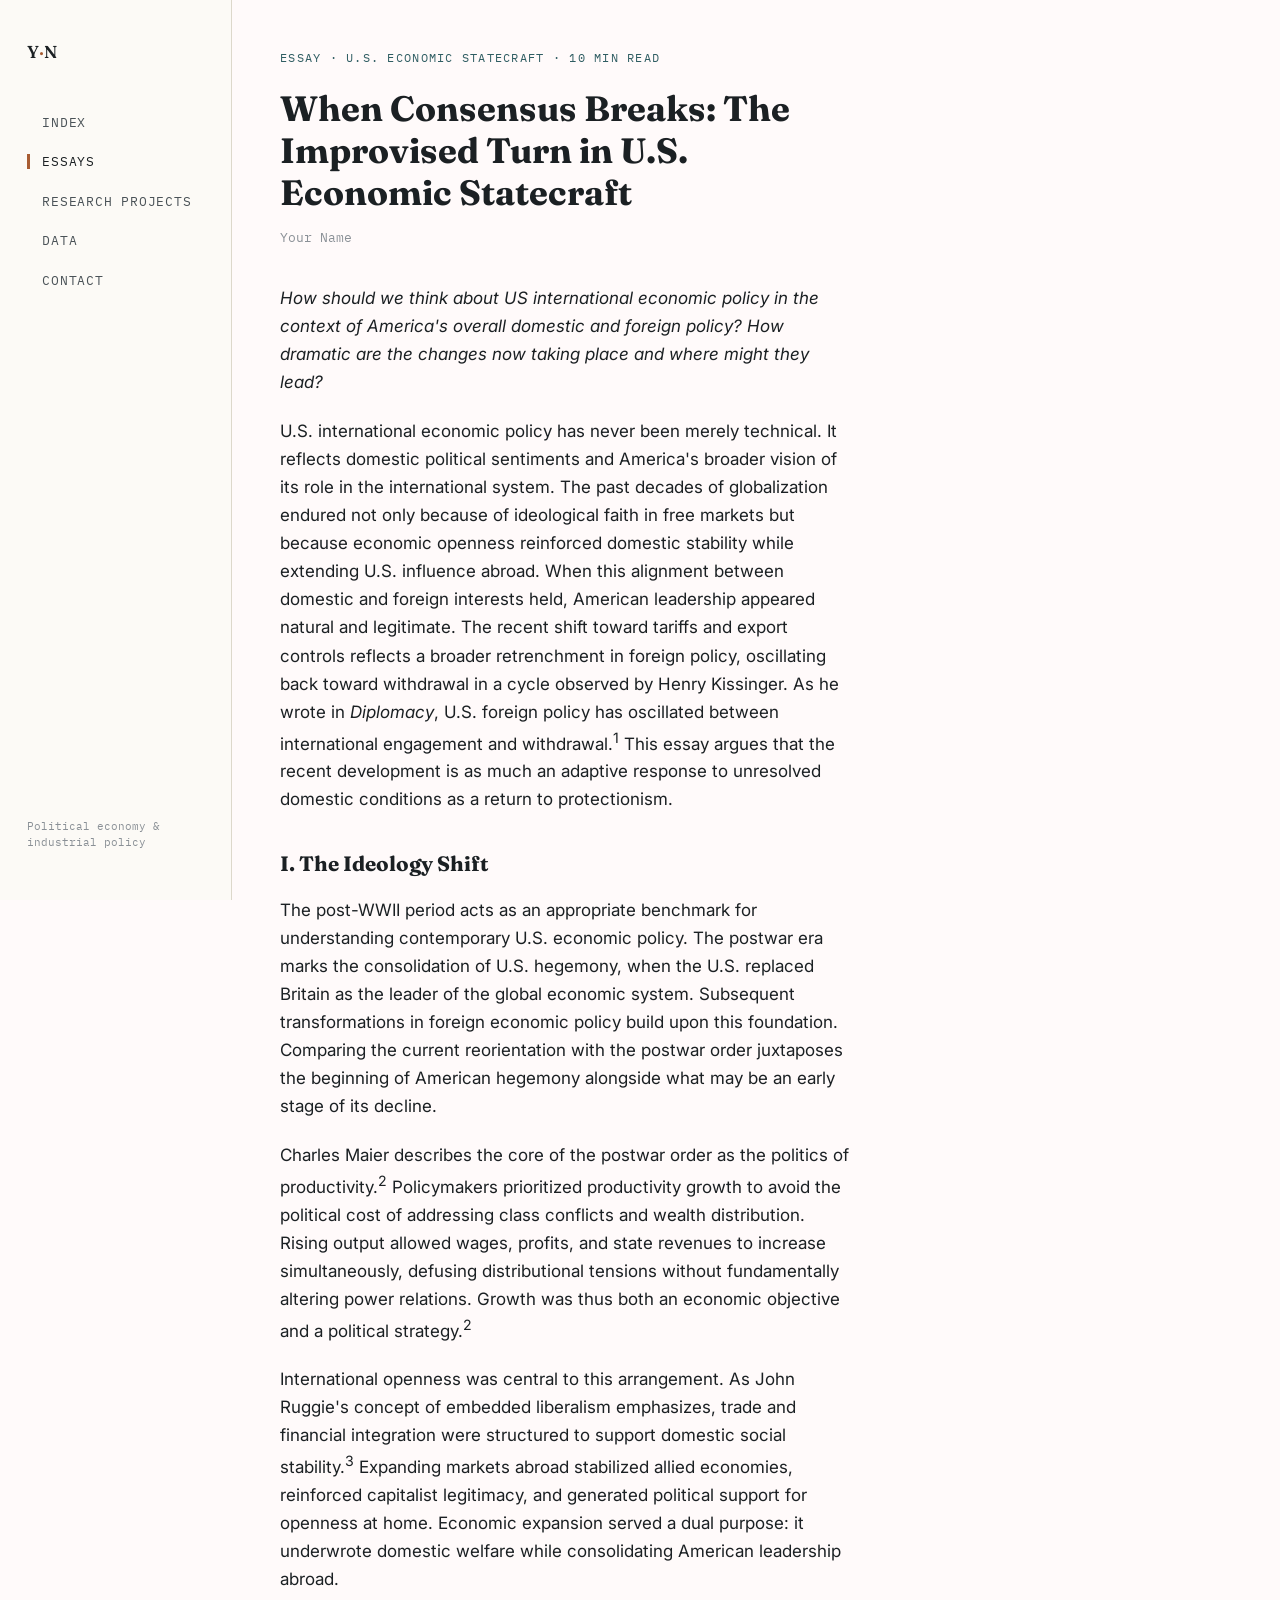
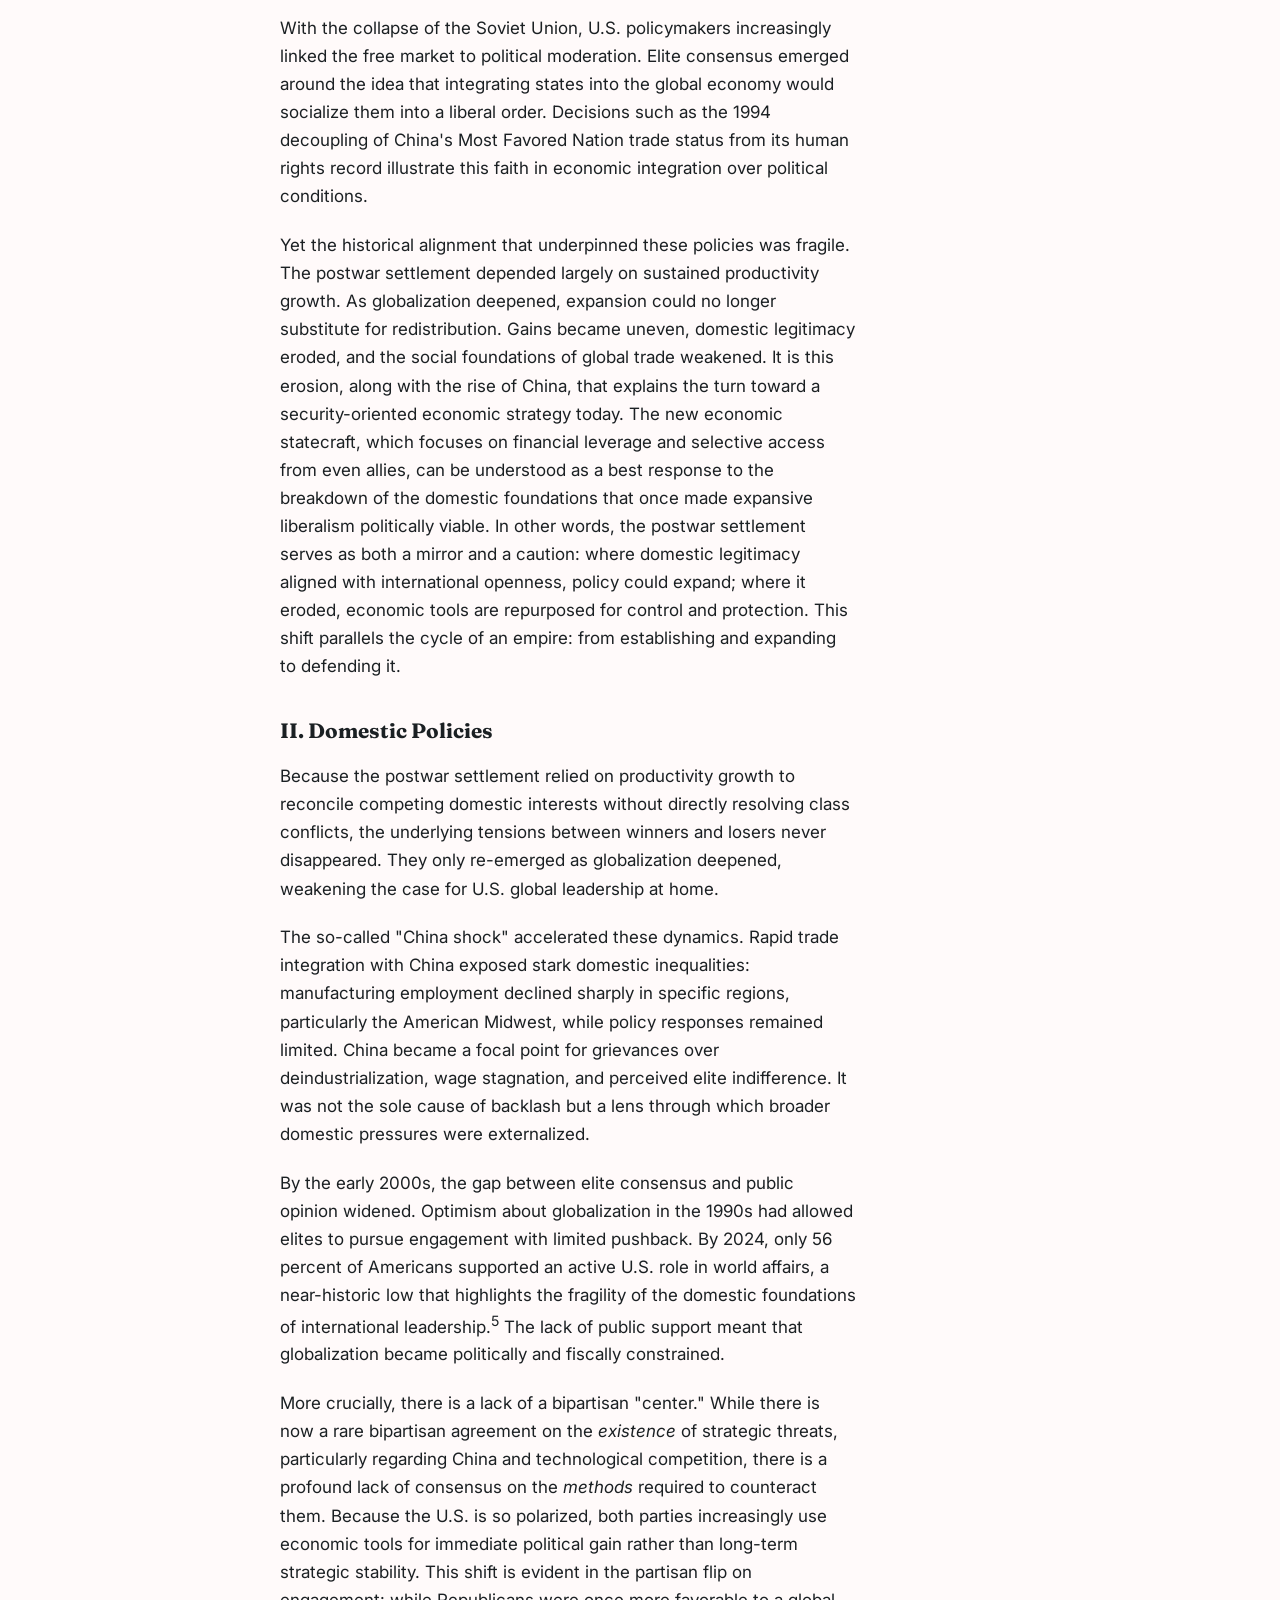
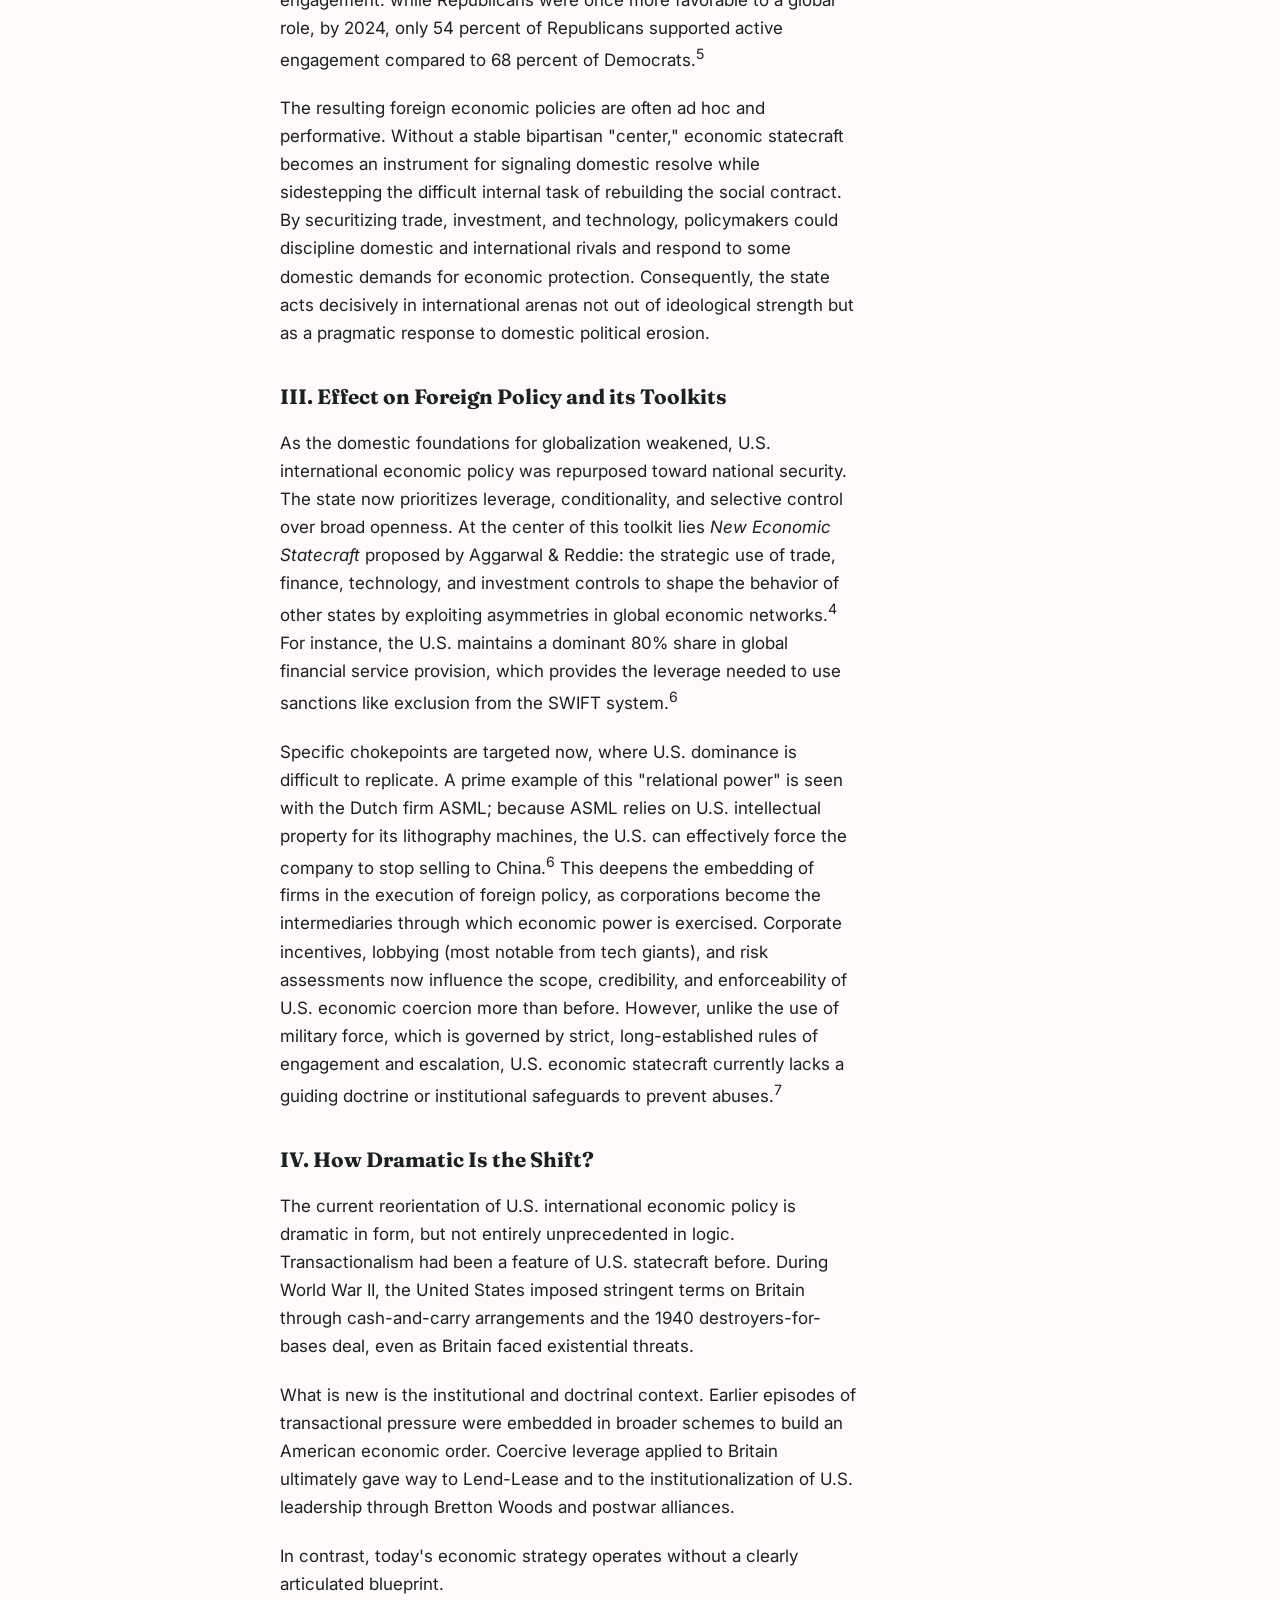
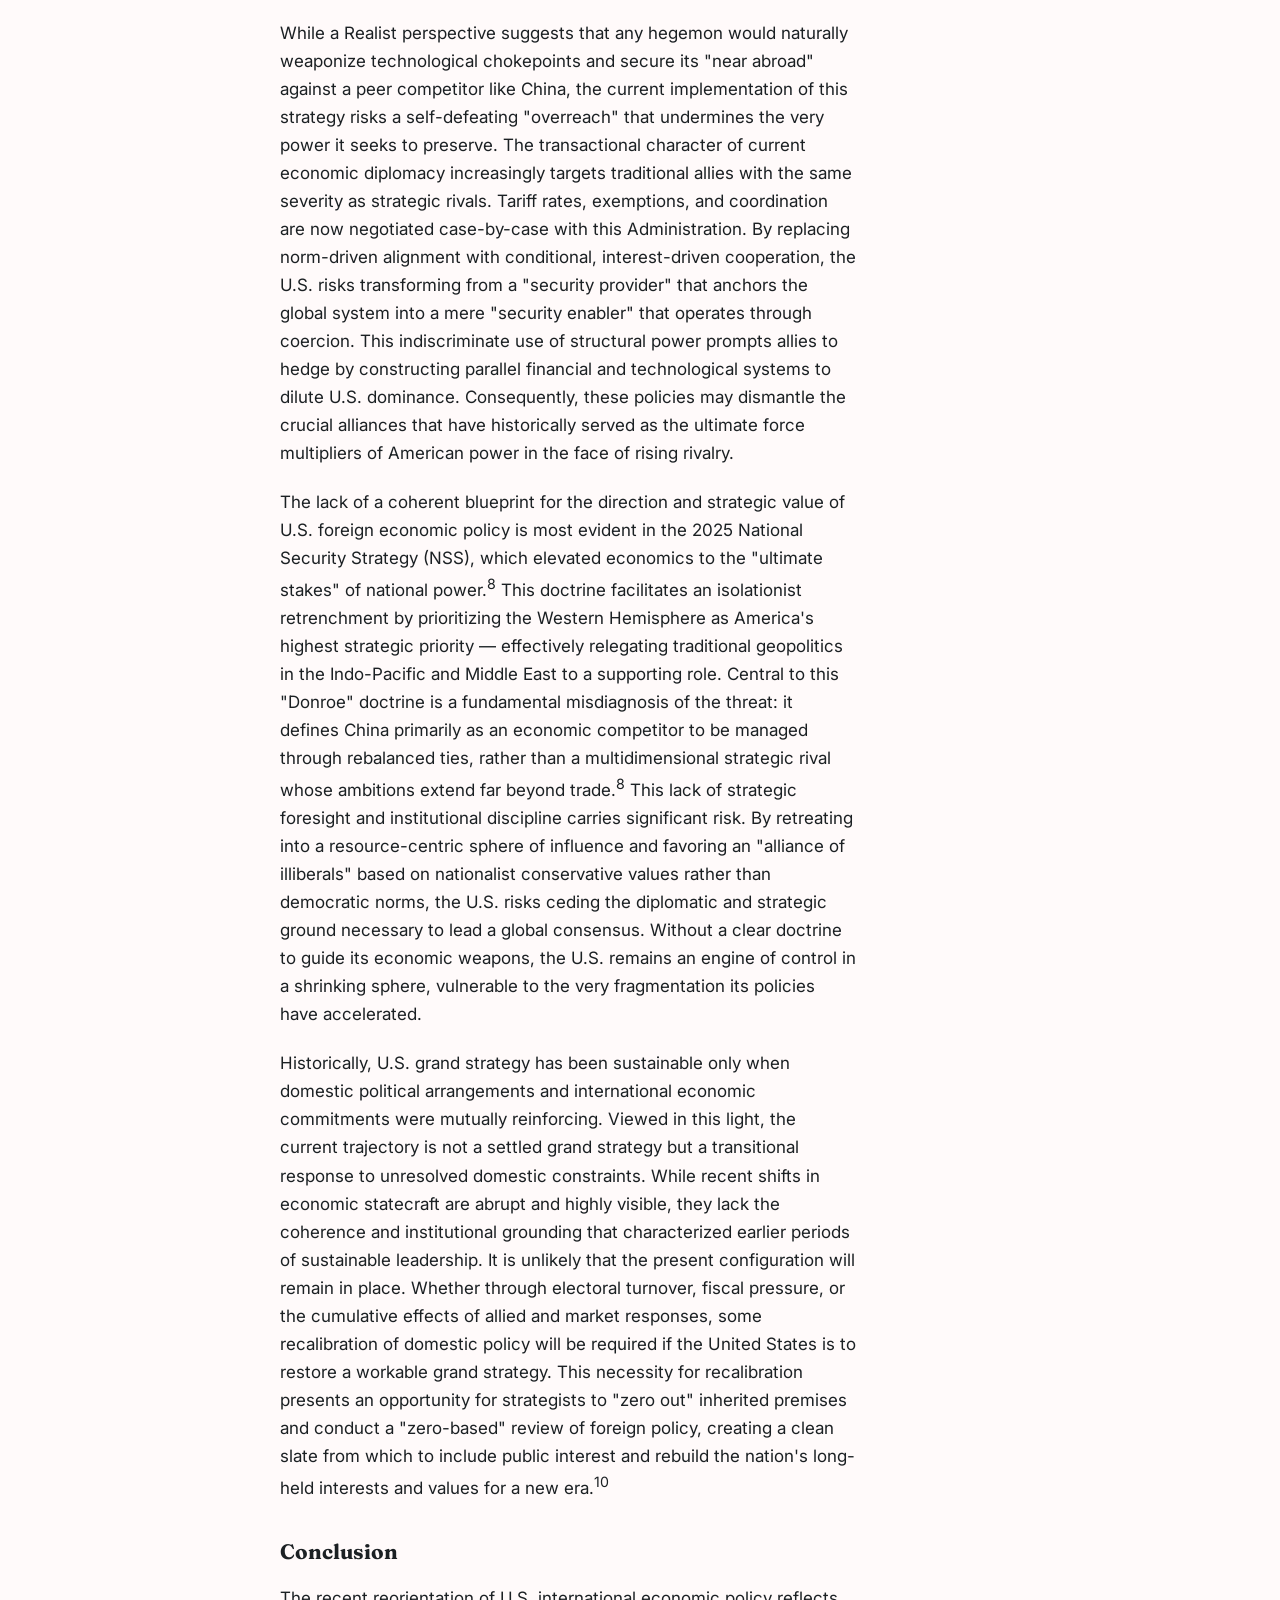
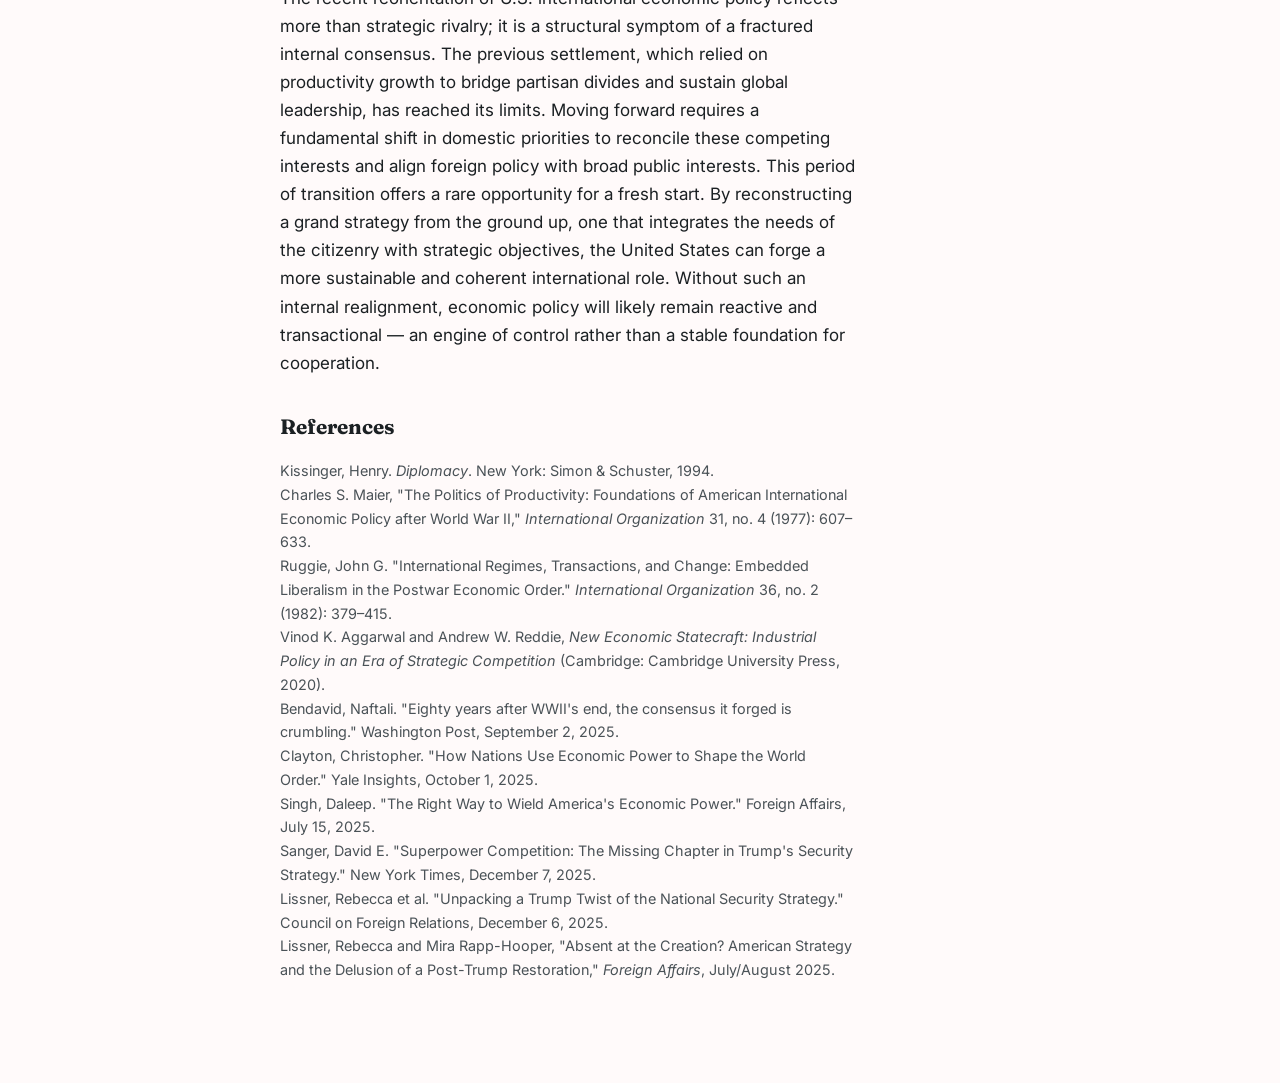
<file: essays/consensus-breaks-economic-statecraft.html>
<!DOCTYPE html>
<html lang="en">
<head>
<meta charset="UTF-8">
<meta name="viewport" content="width=device-width, initial-scale=1.0">
<title>When Consensus Breaks — Your Name</title>
<link rel="preconnect" href="https://fonts.googleapis.com">
<link rel="preconnect" href="https://fonts.gstatic.com" crossorigin>
<link href="https://fonts.googleapis.com/css2?family=Fraunces:opsz,wght@9..144,500;9..144,600&family=Inter:wght@400;500&family=IBM+Plex+Mono:wght@400;500&display=swap" rel="stylesheet">
<link rel="stylesheet" href="../style.css">
</head>
<body>

<div class="site-wrap">
  <aside class="rail">
    <div>
      <a href="../index.html" class="brand">Y<span>·</span>N</a>
      <nav>
        <ul>
          <li><a href="../index.html">Index</a></li>
          <li><a href="../essays.html" class="current">Essays</a></li>
          <li><a href="../research.html">Research Projects</a></li>
          <li><a href="../data.html">Data</a></li>
          <li><a href="../contact.html">Contact</a></li>
        </ul>
      </nav>
    </div>
    <p class="rail-foot">Political economy &amp;<br>industrial policy</p>
  </aside>

  <div class="content-area">
    <main class="prose">
      <p class="eyebrow">Essay · U.S. Economic Statecraft · 10 min read</p>
      <h1>When Consensus Breaks: The Improvised Turn in U.S. Economic Statecraft</h1>
      <p class="byline">Your Name</p>
      <p><em>How should we think about US international economic policy in the context of America's overall domestic and foreign policy? How dramatic are the changes now taking place and where might they lead?</em></p>

      <p>U.S. international economic policy has never been merely technical. It reflects domestic political sentiments and America's broader vision of its role in the international system. The past decades of globalization endured not only because of ideological faith in free markets but because economic openness reinforced domestic stability while extending U.S. influence abroad. When this alignment between domestic and foreign interests held, American leadership appeared natural and legitimate. The recent shift toward tariffs and export controls reflects a broader retrenchment in foreign policy, oscillating back toward withdrawal in a cycle observed by Henry Kissinger. As he wrote in <em>Diplomacy</em>, U.S. foreign policy has oscillated between international engagement and withdrawal.<sup>1</sup> This essay argues that the recent development is as much an adaptive response to unresolved domestic conditions as a return to protectionism.</p>

      <h2>I. The Ideology Shift</h2>

      <p>The post-WWII period acts as an appropriate benchmark for understanding contemporary U.S. economic policy. The postwar era marks the consolidation of U.S. hegemony, when the U.S. replaced Britain as the leader of the global economic system. Subsequent transformations in foreign economic policy build upon this foundation. Comparing the current reorientation with the postwar order juxtaposes the beginning of American hegemony alongside what may be an early stage of its decline.</p>

      <p>Charles Maier describes the core of the postwar order as the politics of productivity.<sup>2</sup> Policymakers prioritized productivity growth to avoid the political cost of addressing class conflicts and wealth distribution. Rising output allowed wages, profits, and state revenues to increase simultaneously, defusing distributional tensions without fundamentally altering power relations. Growth was thus both an economic objective and a political strategy.<sup>2</sup></p>

      <p>International openness was central to this arrangement. As John Ruggie's concept of embedded liberalism emphasizes, trade and financial integration were structured to support domestic social stability.<sup>3</sup> Expanding markets abroad stabilized allied economies, reinforced capitalist legitimacy, and generated political support for openness at home. Economic expansion served a dual purpose: it underwrote domestic welfare while consolidating American leadership abroad.</p>

      <p>With the collapse of the Soviet Union, U.S. policymakers increasingly linked the free market to political moderation. Elite consensus emerged around the idea that integrating states into the global economy would socialize them into a liberal order. Decisions such as the 1994 decoupling of China's Most Favored Nation trade status from its human rights record illustrate this faith in economic integration over political conditions.</p>

      <p>Yet the historical alignment that underpinned these policies was fragile. The postwar settlement depended largely on sustained productivity growth. As globalization deepened, expansion could no longer substitute for redistribution. Gains became uneven, domestic legitimacy eroded, and the social foundations of global trade weakened. It is this erosion, along with the rise of China, that explains the turn toward a security-oriented economic strategy today. The new economic statecraft, which focuses on financial leverage and selective access from even allies, can be understood as a best response to the breakdown of the domestic foundations that once made expansive liberalism politically viable. In other words, the postwar settlement serves as both a mirror and a caution: where domestic legitimacy aligned with international openness, policy could expand; where it eroded, economic tools are repurposed for control and protection. This shift parallels the cycle of an empire: from establishing and expanding to defending it.</p>

      <h2>II. Domestic Policies</h2>

      <p>Because the postwar settlement relied on productivity growth to reconcile competing domestic interests without directly resolving class conflicts, the underlying tensions between winners and losers never disappeared. They only re-emerged as globalization deepened, weakening the case for U.S. global leadership at home.</p>

      <p>The so-called "China shock" accelerated these dynamics. Rapid trade integration with China exposed stark domestic inequalities: manufacturing employment declined sharply in specific regions, particularly the American Midwest, while policy responses remained limited. China became a focal point for grievances over deindustrialization, wage stagnation, and perceived elite indifference. It was not the sole cause of backlash but a lens through which broader domestic pressures were externalized.</p>

      <p>By the early 2000s, the gap between elite consensus and public opinion widened. Optimism about globalization in the 1990s had allowed elites to pursue engagement with limited pushback. By 2024, only 56 percent of Americans supported an active U.S. role in world affairs, a near-historic low that highlights the fragility of the domestic foundations of international leadership.<sup>5</sup> The lack of public support meant that globalization became politically and fiscally constrained.</p>

      <p>More crucially, there is a lack of a bipartisan "center." While there is now a rare bipartisan agreement on the <em>existence</em> of strategic threats, particularly regarding China and technological competition, there is a profound lack of consensus on the <em>methods</em> required to counteract them. Because the U.S. is so polarized, both parties increasingly use economic tools for immediate political gain rather than long-term strategic stability. This shift is evident in the partisan flip on engagement: while Republicans were once more favorable to a global role, by 2024, only 54 percent of Republicans supported active engagement compared to 68 percent of Democrats.<sup>5</sup></p>

      <p>The resulting foreign economic policies are often ad hoc and performative. Without a stable bipartisan "center," economic statecraft becomes an instrument for signaling domestic resolve while sidestepping the difficult internal task of rebuilding the social contract. By securitizing trade, investment, and technology, policymakers could discipline domestic and international rivals and respond to some domestic demands for economic protection. Consequently, the state acts decisively in international arenas not out of ideological strength but as a pragmatic response to domestic political erosion.</p>

      <h2>III. Effect on Foreign Policy and its Toolkits</h2>

      <p>As the domestic foundations for globalization weakened, U.S. international economic policy was repurposed toward national security. The state now prioritizes leverage, conditionality, and selective control over broad openness. At the center of this toolkit lies <em>New Economic Statecraft</em> proposed by Aggarwal &amp; Reddie: the strategic use of trade, finance, technology, and investment controls to shape the behavior of other states by exploiting asymmetries in global economic networks.<sup>4</sup> For instance, the U.S. maintains a dominant 80% share in global financial service provision, which provides the leverage needed to use sanctions like exclusion from the SWIFT system.<sup>6</sup></p>

      <p>Specific chokepoints are targeted now, where U.S. dominance is difficult to replicate. A prime example of this "relational power" is seen with the Dutch firm ASML; because ASML relies on U.S. intellectual property for its lithography machines, the U.S. can effectively force the company to stop selling to China.<sup>6</sup> This deepens the embedding of firms in the execution of foreign policy, as corporations become the intermediaries through which economic power is exercised. Corporate incentives, lobbying (most notable from tech giants), and risk assessments now influence the scope, credibility, and enforceability of U.S. economic coercion more than before. However, unlike the use of military force, which is governed by strict, long-established rules of engagement and escalation, U.S. economic statecraft currently lacks a guiding doctrine or institutional safeguards to prevent abuses.<sup>7</sup></p>

      <h2>IV. How Dramatic Is the Shift?</h2>

      <p>The current reorientation of U.S. international economic policy is dramatic in form, but not entirely unprecedented in logic. Transactionalism had been a feature of U.S. statecraft before. During World War II, the United States imposed stringent terms on Britain through cash-and-carry arrangements and the 1940 destroyers-for-bases deal, even as Britain faced existential threats.</p>

      <p>What is new is the institutional and doctrinal context. Earlier episodes of transactional pressure were embedded in broader schemes to build an American economic order. Coercive leverage applied to Britain ultimately gave way to Lend-Lease and to the institutionalization of U.S. leadership through Bretton Woods and postwar alliances.</p>

      <p>In contrast, today's economic strategy operates without a clearly articulated blueprint.</p>

      <p>While a Realist perspective suggests that any hegemon would naturally weaponize technological chokepoints and secure its "near abroad" against a peer competitor like China, the current implementation of this strategy risks a self-defeating "overreach" that undermines the very power it seeks to preserve. The transactional character of current economic diplomacy increasingly targets traditional allies with the same severity as strategic rivals. Tariff rates, exemptions, and coordination are now negotiated case-by-case with this Administration. By replacing norm-driven alignment with conditional, interest-driven cooperation, the U.S. risks transforming from a "security provider" that anchors the global system into a mere "security enabler" that operates through coercion. This indiscriminate use of structural power prompts allies to hedge by constructing parallel financial and technological systems to dilute U.S. dominance. Consequently, these policies may dismantle the crucial alliances that have historically served as the ultimate force multipliers of American power in the face of rising rivalry.</p>

      <p>The lack of a coherent blueprint for the direction and strategic value of U.S. foreign economic policy is most evident in the 2025 National Security Strategy (NSS), which elevated economics to the "ultimate stakes" of national power.<sup>8</sup> This doctrine facilitates an isolationist retrenchment by prioritizing the Western Hemisphere as America's highest strategic priority — effectively relegating traditional geopolitics in the Indo-Pacific and Middle East to a supporting role. Central to this "Donroe" doctrine is a fundamental misdiagnosis of the threat: it defines China primarily as an economic competitor to be managed through rebalanced ties, rather than a multidimensional strategic rival whose ambitions extend far beyond trade.<sup>8</sup> This lack of strategic foresight and institutional discipline carries significant risk. By retreating into a resource-centric sphere of influence and favoring an "alliance of illiberals" based on nationalist conservative values rather than democratic norms, the U.S. risks ceding the diplomatic and strategic ground necessary to lead a global consensus. Without a clear doctrine to guide its economic weapons, the U.S. remains an engine of control in a shrinking sphere, vulnerable to the very fragmentation its policies have accelerated.</p>

      <p>Historically, U.S. grand strategy has been sustainable only when domestic political arrangements and international economic commitments were mutually reinforcing. Viewed in this light, the current trajectory is not a settled grand strategy but a transitional response to unresolved domestic constraints. While recent shifts in economic statecraft are abrupt and highly visible, they lack the coherence and institutional grounding that characterized earlier periods of sustainable leadership. It is unlikely that the present configuration will remain in place. Whether through electoral turnover, fiscal pressure, or the cumulative effects of allied and market responses, some recalibration of domestic policy will be required if the United States is to restore a workable grand strategy. This necessity for recalibration presents an opportunity for strategists to "zero out" inherited premises and conduct a "zero-based" review of foreign policy, creating a clean slate from which to include public interest and rebuild the nation's long-held interests and values for a new era.<sup>10</sup></p>

      <h2>Conclusion</h2>

      <p>The recent reorientation of U.S. international economic policy reflects more than strategic rivalry; it is a structural symptom of a fractured internal consensus. The previous settlement, which relied on productivity growth to bridge partisan divides and sustain global leadership, has reached its limits. Moving forward requires a fundamental shift in domestic priorities to reconcile these competing interests and align foreign policy with broad public interests. This period of transition offers a rare opportunity for a fresh start. By reconstructing a grand strategy from the ground up, one that integrates the needs of the citizenry with strategic objectives, the United States can forge a more sustainable and coherent international role. Without such an internal realignment, economic policy will likely remain reactive and transactional — an engine of control rather than a stable foundation for cooperation.</p>

      <h2>References</h2>
      <p style="font-size:0.9rem; color:var(--ink-soft);">
        Kissinger, Henry. <em>Diplomacy</em>. New York: Simon &amp; Schuster, 1994.<br>
        Charles S. Maier, "The Politics of Productivity: Foundations of American International Economic Policy after World War II," <em>International Organization</em> 31, no. 4 (1977): 607–633.<br>
        Ruggie, John G. "International Regimes, Transactions, and Change: Embedded Liberalism in the Postwar Economic Order." <em>International Organization</em> 36, no. 2 (1982): 379–415.<br>
        Vinod K. Aggarwal and Andrew W. Reddie, <em>New Economic Statecraft: Industrial Policy in an Era of Strategic Competition</em> (Cambridge: Cambridge University Press, 2020).<br>
        Bendavid, Naftali. "Eighty years after WWII's end, the consensus it forged is crumbling." Washington Post, September 2, 2025.<br>
        Clayton, Christopher. "How Nations Use Economic Power to Shape the World Order." Yale Insights, October 1, 2025.<br>
        Singh, Daleep. "The Right Way to Wield America's Economic Power." Foreign Affairs, July 15, 2025.<br>
        Sanger, David E. "Superpower Competition: The Missing Chapter in Trump's Security Strategy." New York Times, December 7, 2025.<br>
        Lissner, Rebecca et al. "Unpacking a Trump Twist of the National Security Strategy." Council on Foreign Relations, December 6, 2025.<br>
        Lissner, Rebecca and Mira Rapp-Hooper, "Absent at the Creation? American Strategy and the Delusion of a Post-Trump Restoration," <em>Foreign Affairs</em>, July/August 2025.
      </p>

    </main>
  </div>
</div>

</body>
</html>
</file>
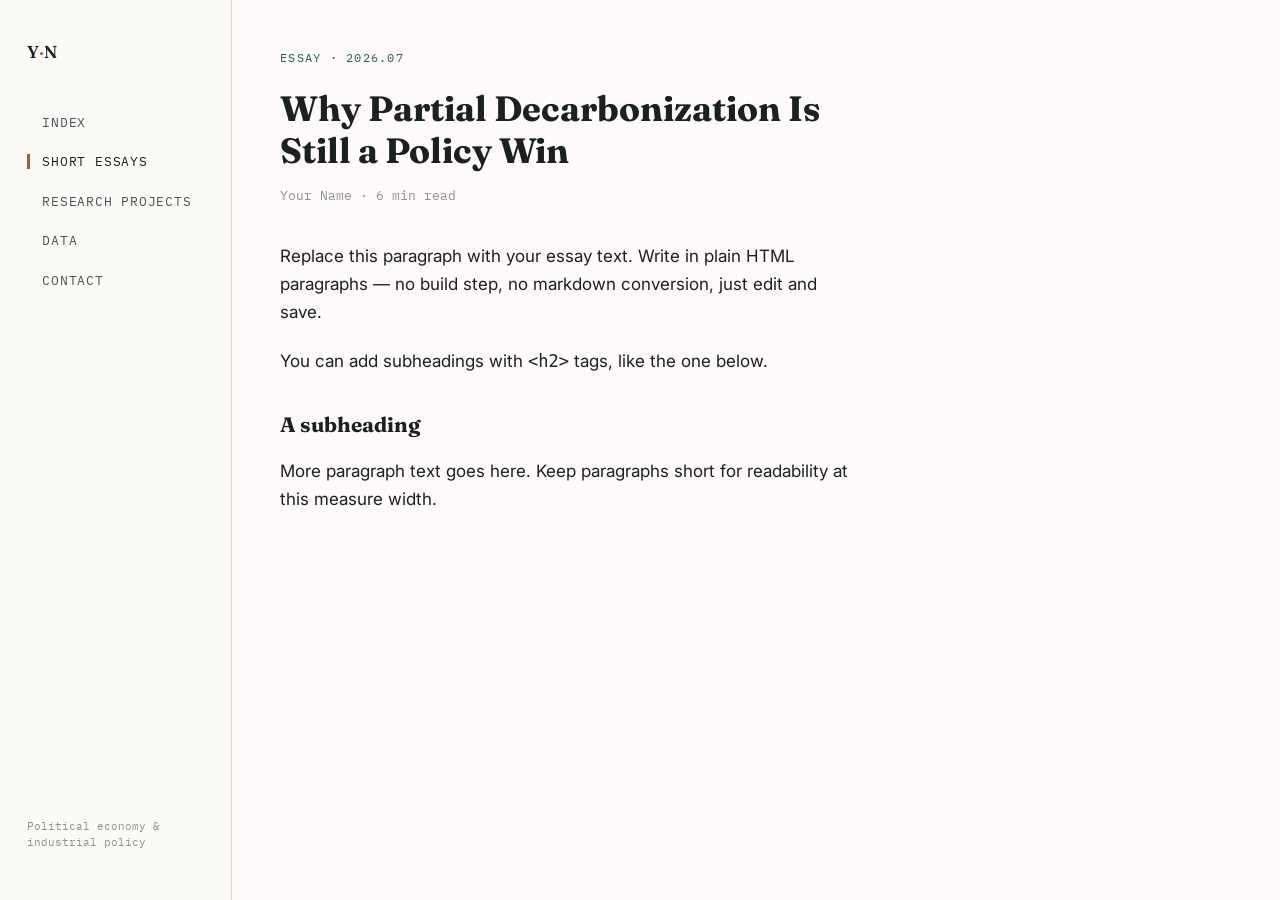
<file: essays/example-essay.html>
<!DOCTYPE html>
<html lang="en">
<head>
<meta charset="UTF-8">
<meta name="viewport" content="width=device-width, initial-scale=1.0">
<title>Why Partial Decarbonization Is Still a Policy Win — Your Name</title>
<link rel="preconnect" href="https://fonts.googleapis.com">
<link rel="preconnect" href="https://fonts.gstatic.com" crossorigin>
<link href="https://fonts.googleapis.com/css2?family=Fraunces:opsz,wght@9..144,500;9..144,600&family=Inter:wght@400;500&family=IBM+Plex+Mono:wght@400;500&display=swap" rel="stylesheet">
<link rel="stylesheet" href="../style.css">
</head>
<body>

<div class="site-wrap">

  <aside class="rail">
    <div>
      <a href="../index.html" class="brand">Y<span>·</span>N</a>
      <nav>
        <ul>
          <li><a href="../index.html">Index</a></li>
          <li><a href="../essays.html" class="current">Short Essays</a></li>
          <li><a href="../research.html">Research Projects</a></li>
          <li><a href="../data.html">Data</a></li>
          <li><a href="../contact.html">Contact</a></li>
        </ul>
      </nav>
    </div>
    <p class="rail-foot">Political economy &amp;<br>industrial policy</p>
  </aside>

  <div class="content-area">
    <main class="prose">
      <p class="eyebrow">Essay · 2026.07</p>
      <h1>Why Partial Decarbonization Is Still a Policy Win</h1>
      <p class="byline">Your Name · 6 min read</p>

      <p>
        Replace this paragraph with your essay text. Write in plain HTML
        paragraphs — no build step, no markdown conversion, just edit and save.
      </p>

      <p>
        You can add subheadings with <code>&lt;h2&gt;</code> tags, like the one below.
      </p>

      <h2>A subheading</h2>
      <p>
        More paragraph text goes here. Keep paragraphs short for readability
        at this measure width.
      </p>
    </main>
  </div>

</div>

</body>
</html>
</file>
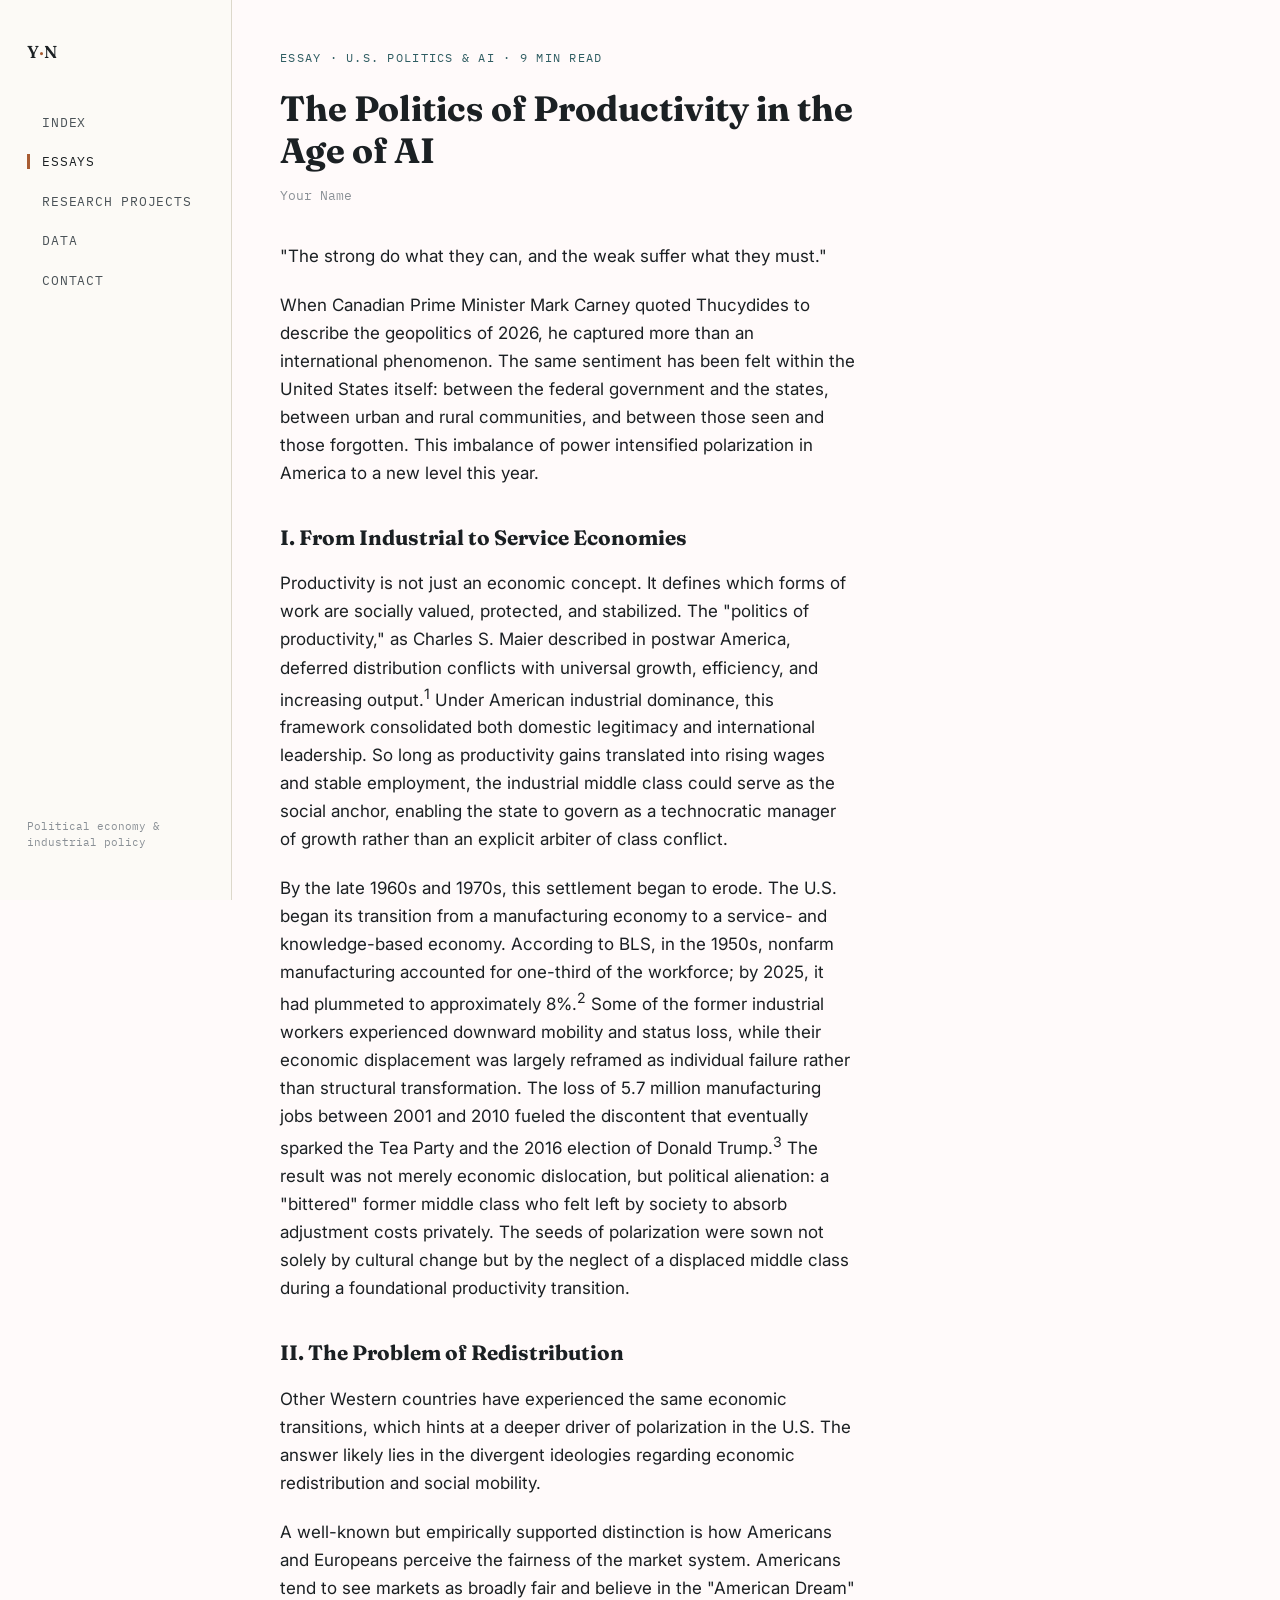
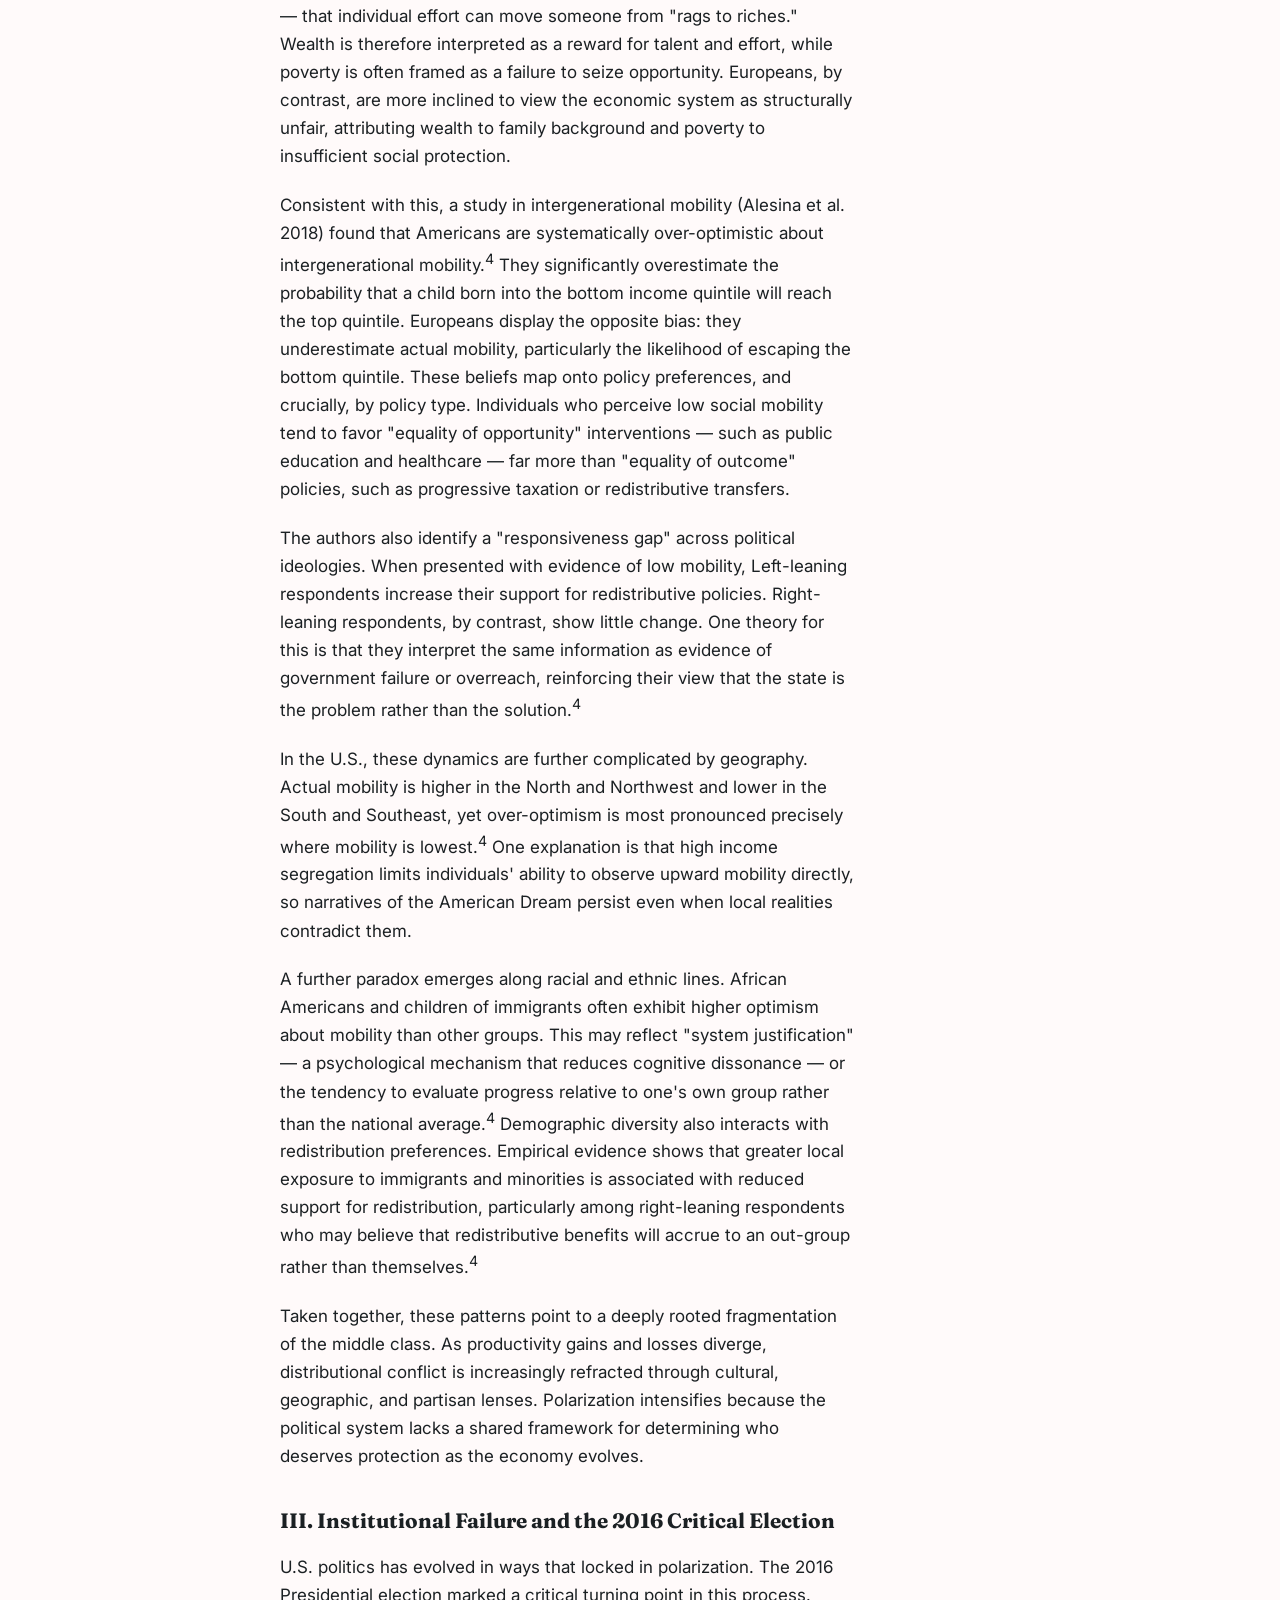
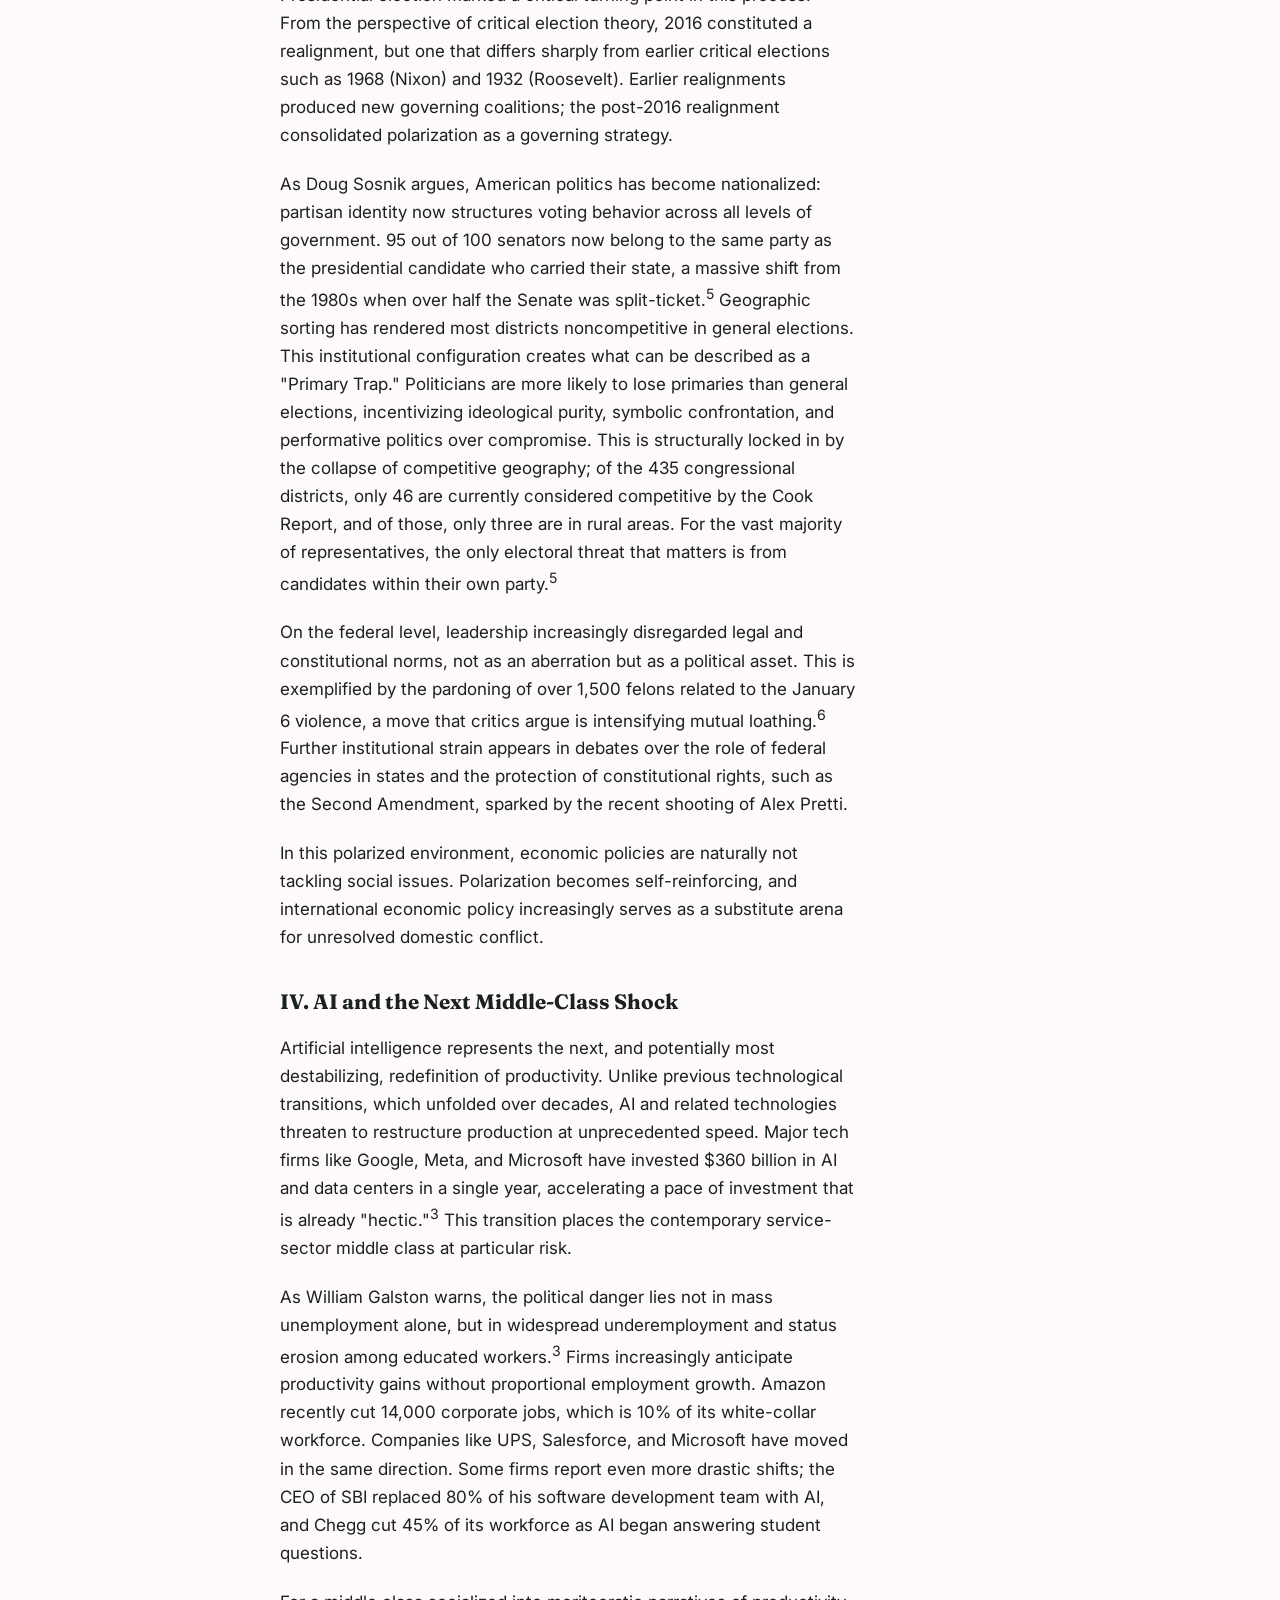
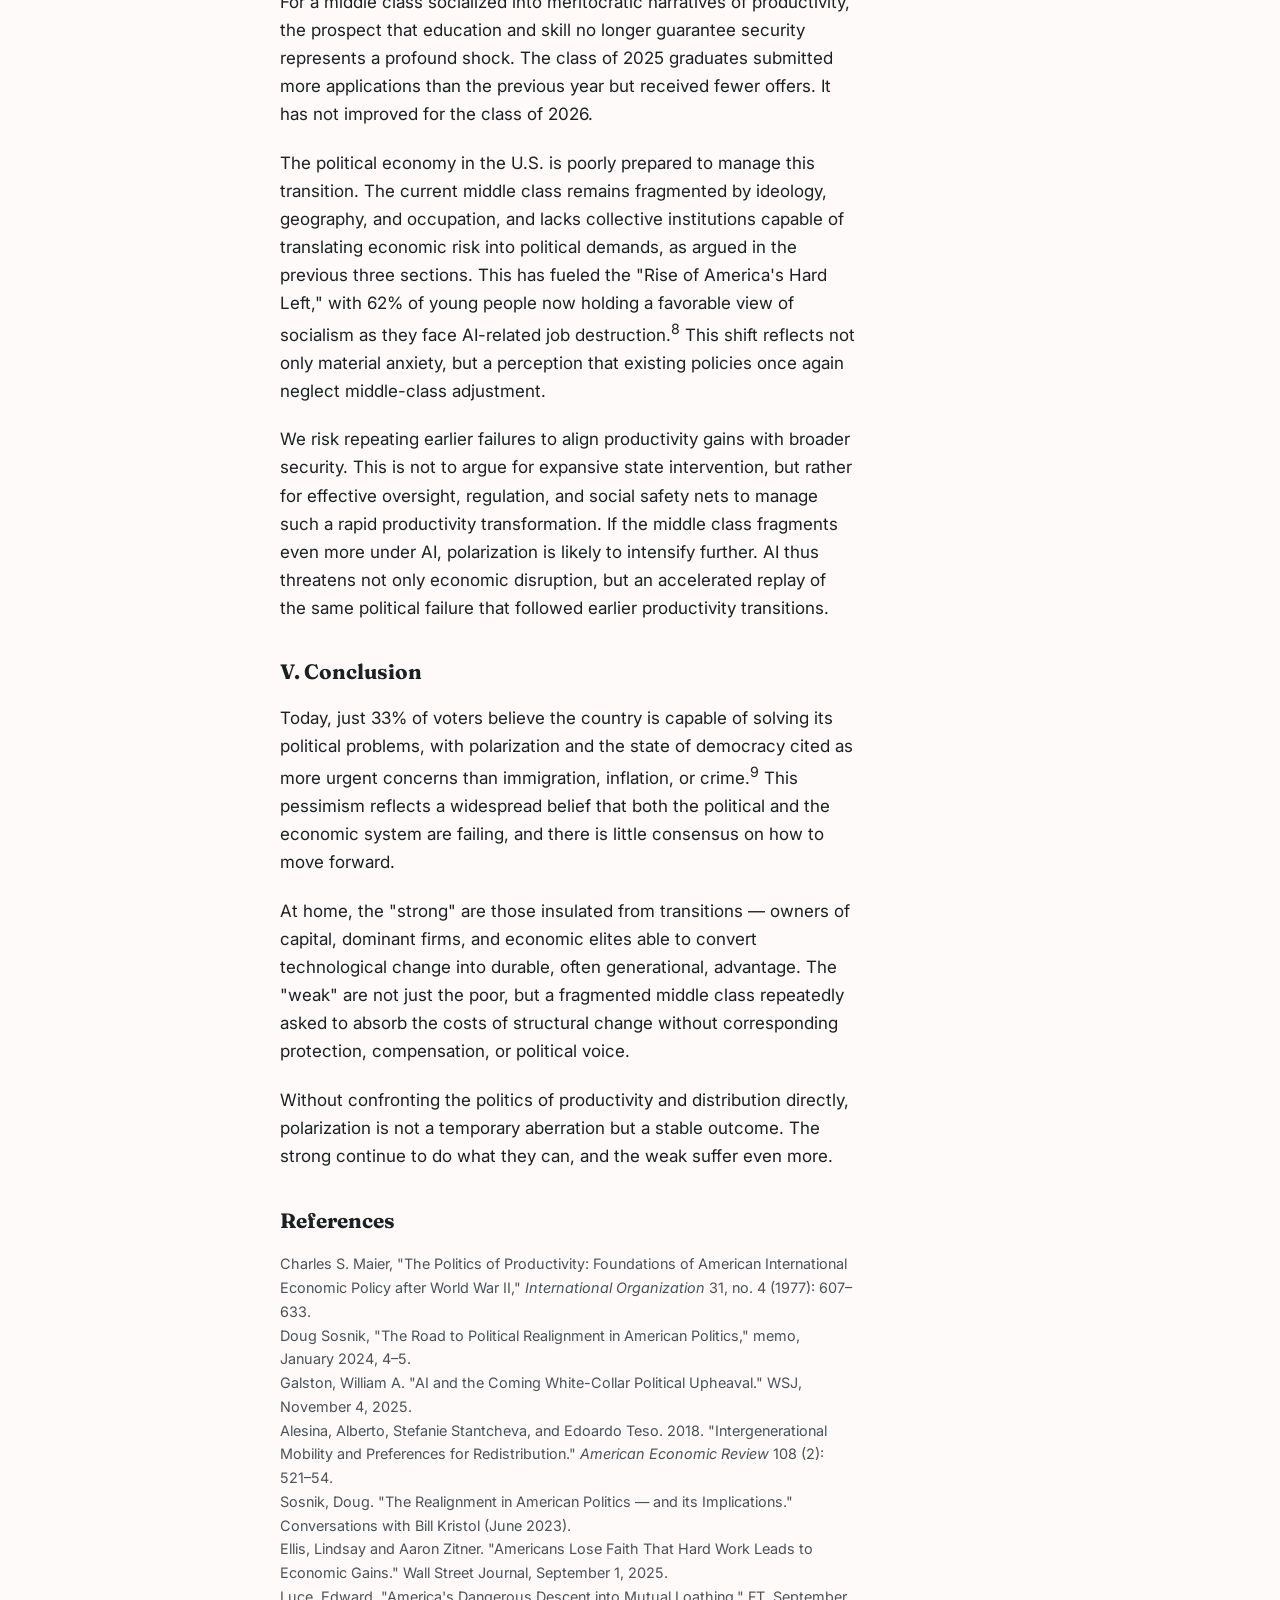
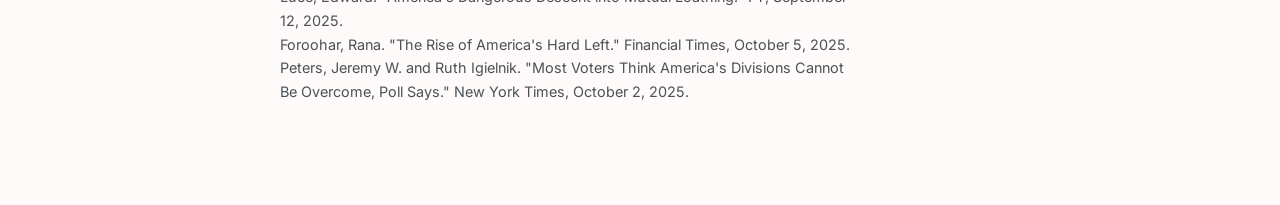
<file: essays/politics-of-productivity-ai.html>
<!DOCTYPE html>
<html lang="en">
<head>
<meta charset="UTF-8">
<meta name="viewport" content="width=device-width, initial-scale=1.0">
<title>The Politics of Productivity in the Age of AI — Your Name</title>
<link rel="preconnect" href="https://fonts.googleapis.com">
<link rel="preconnect" href="https://fonts.gstatic.com" crossorigin>
<link href="https://fonts.googleapis.com/css2?family=Fraunces:opsz,wght@9..144,500;9..144,600&family=Inter:wght@400;500&family=IBM+Plex+Mono:wght@400;500&display=swap" rel="stylesheet">
<link rel="stylesheet" href="../style.css">
</head>
<body>

<div class="site-wrap">
  <aside class="rail">
    <div>
      <a href="../index.html" class="brand">Y<span>·</span>N</a>
      <nav>
        <ul>
          <li><a href="../index.html">Index</a></li>
          <li><a href="../essays.html" class="current">Essays</a></li>
          <li><a href="../research.html">Research Projects</a></li>
          <li><a href="../data.html">Data</a></li>
          <li><a href="../contact.html">Contact</a></li>
        </ul>
      </nav>
    </div>
    <p class="rail-foot">Political economy &amp;<br>industrial policy</p>
  </aside>

  <div class="content-area">
    <main class="prose">
      <p class="eyebrow">Essay · U.S. Politics &amp; AI · 9 min read</p>
      <h1>The Politics of Productivity in the Age of AI</h1>
      <p class="byline">Your Name</p>

      <p>"The strong do what they can, and the weak suffer what they must."</p>

      <p>When Canadian Prime Minister Mark Carney quoted Thucydides to describe the geopolitics of 2026, he captured more than an international phenomenon. The same sentiment has been felt within the United States itself: between the federal government and the states, between urban and rural communities, and between those seen and those forgotten. This imbalance of power intensified polarization in America to a new level this year.</p>

      <h2>I. From Industrial to Service Economies</h2>

      <p>Productivity is not just an economic concept. It defines which forms of work are socially valued, protected, and stabilized. The "politics of productivity," as Charles S. Maier described in postwar America, deferred distribution conflicts with universal growth, efficiency, and increasing output.<sup>1</sup> Under American industrial dominance, this framework consolidated both domestic legitimacy and international leadership. So long as productivity gains translated into rising wages and stable employment, the industrial middle class could serve as the social anchor, enabling the state to govern as a technocratic manager of growth rather than an explicit arbiter of class conflict.</p>

      <p>By the late 1960s and 1970s, this settlement began to erode. The U.S. began its transition from a manufacturing economy to a service- and knowledge-based economy. According to BLS, in the 1950s, nonfarm manufacturing accounted for one-third of the workforce; by 2025, it had plummeted to approximately 8%.<sup>2</sup> Some of the former industrial workers experienced downward mobility and status loss, while their economic displacement was largely reframed as individual failure rather than structural transformation. The loss of 5.7 million manufacturing jobs between 2001 and 2010 fueled the discontent that eventually sparked the Tea Party and the 2016 election of Donald Trump.<sup>3</sup> The result was not merely economic dislocation, but political alienation: a "bittered" former middle class who felt left by society to absorb adjustment costs privately. The seeds of polarization were sown not solely by cultural change but by the neglect of a displaced middle class during a foundational productivity transition.</p>

      <h2>II. The Problem of Redistribution</h2>

      <p>Other Western countries have experienced the same economic transitions, which hints at a deeper driver of polarization in the U.S. The answer likely lies in the divergent ideologies regarding economic redistribution and social mobility.</p>

      <p>A well-known but empirically supported distinction is how Americans and Europeans perceive the fairness of the market system. Americans tend to see markets as broadly fair and believe in the "American Dream" — that individual effort can move someone from "rags to riches." Wealth is therefore interpreted as a reward for talent and effort, while poverty is often framed as a failure to seize opportunity. Europeans, by contrast, are more inclined to view the economic system as structurally unfair, attributing wealth to family background and poverty to insufficient social protection.</p>

      <p>Consistent with this, a study in intergenerational mobility (Alesina et al. 2018) found that Americans are systematically over-optimistic about intergenerational mobility.<sup>4</sup> They significantly overestimate the probability that a child born into the bottom income quintile will reach the top quintile. Europeans display the opposite bias: they underestimate actual mobility, particularly the likelihood of escaping the bottom quintile. These beliefs map onto policy preferences, and crucially, by policy type. Individuals who perceive low social mobility tend to favor "equality of opportunity" interventions — such as public education and healthcare — far more than "equality of outcome" policies, such as progressive taxation or redistributive transfers.</p>

      <p>The authors also identify a "responsiveness gap" across political ideologies. When presented with evidence of low mobility, Left-leaning respondents increase their support for redistributive policies. Right-leaning respondents, by contrast, show little change. One theory for this is that they interpret the same information as evidence of government failure or overreach, reinforcing their view that the state is the problem rather than the solution.<sup>4</sup></p>

      <p>In the U.S., these dynamics are further complicated by geography. Actual mobility is higher in the North and Northwest and lower in the South and Southeast, yet over-optimism is most pronounced precisely where mobility is lowest.<sup>4</sup> One explanation is that high income segregation limits individuals' ability to observe upward mobility directly, so narratives of the American Dream persist even when local realities contradict them.</p>

      <p>A further paradox emerges along racial and ethnic lines. African Americans and children of immigrants often exhibit higher optimism about mobility than other groups. This may reflect "system justification" — a psychological mechanism that reduces cognitive dissonance — or the tendency to evaluate progress relative to one's own group rather than the national average.<sup>4</sup> Demographic diversity also interacts with redistribution preferences. Empirical evidence shows that greater local exposure to immigrants and minorities is associated with reduced support for redistribution, particularly among right-leaning respondents who may believe that redistributive benefits will accrue to an out-group rather than themselves.<sup>4</sup></p>

      <p>Taken together, these patterns point to a deeply rooted fragmentation of the middle class. As productivity gains and losses diverge, distributional conflict is increasingly refracted through cultural, geographic, and partisan lenses. Polarization intensifies because the political system lacks a shared framework for determining who deserves protection as the economy evolves.</p>

      <h2>III. Institutional Failure and the 2016 Critical Election</h2>

      <p>U.S. politics has evolved in ways that locked in polarization. The 2016 Presidential election marked a critical turning point in this process. From the perspective of critical election theory, 2016 constituted a realignment, but one that differs sharply from earlier critical elections such as 1968 (Nixon) and 1932 (Roosevelt). Earlier realignments produced new governing coalitions; the post-2016 realignment consolidated polarization as a governing strategy.</p>

      <p>As Doug Sosnik argues, American politics has become nationalized: partisan identity now structures voting behavior across all levels of government. 95 out of 100 senators now belong to the same party as the presidential candidate who carried their state, a massive shift from the 1980s when over half the Senate was split-ticket.<sup>5</sup> Geographic sorting has rendered most districts noncompetitive in general elections. This institutional configuration creates what can be described as a "Primary Trap." Politicians are more likely to lose primaries than general elections, incentivizing ideological purity, symbolic confrontation, and performative politics over compromise. This is structurally locked in by the collapse of competitive geography; of the 435 congressional districts, only 46 are currently considered competitive by the Cook Report, and of those, only three are in rural areas. For the vast majority of representatives, the only electoral threat that matters is from candidates within their own party.<sup>5</sup></p>

      <p>On the federal level, leadership increasingly disregarded legal and constitutional norms, not as an aberration but as a political asset. This is exemplified by the pardoning of over 1,500 felons related to the January 6 violence, a move that critics argue is intensifying mutual loathing.<sup>6</sup> Further institutional strain appears in debates over the role of federal agencies in states and the protection of constitutional rights, such as the Second Amendment, sparked by the recent shooting of Alex Pretti.</p>

      <p>In this polarized environment, economic policies are naturally not tackling social issues. Polarization becomes self-reinforcing, and international economic policy increasingly serves as a substitute arena for unresolved domestic conflict.</p>

      <h2>IV. AI and the Next Middle-Class Shock</h2>

      <p>Artificial intelligence represents the next, and potentially most destabilizing, redefinition of productivity. Unlike previous technological transitions, which unfolded over decades, AI and related technologies threaten to restructure production at unprecedented speed. Major tech firms like Google, Meta, and Microsoft have invested $360 billion in AI and data centers in a single year, accelerating a pace of investment that is already "hectic."<sup>3</sup> This transition places the contemporary service-sector middle class at particular risk.</p>

      <p>As William Galston warns, the political danger lies not in mass unemployment alone, but in widespread underemployment and status erosion among educated workers.<sup>3</sup> Firms increasingly anticipate productivity gains without proportional employment growth. Amazon recently cut 14,000 corporate jobs, which is 10% of its white-collar workforce. Companies like UPS, Salesforce, and Microsoft have moved in the same direction. Some firms report even more drastic shifts; the CEO of SBI replaced 80% of his software development team with AI, and Chegg cut 45% of its workforce as AI began answering student questions.</p>

      <p>For a middle class socialized into meritocratic narratives of productivity, the prospect that education and skill no longer guarantee security represents a profound shock. The class of 2025 graduates submitted more applications than the previous year but received fewer offers. It has not improved for the class of 2026.</p>

      <p>The political economy in the U.S. is poorly prepared to manage this transition. The current middle class remains fragmented by ideology, geography, and occupation, and lacks collective institutions capable of translating economic risk into political demands, as argued in the previous three sections. This has fueled the "Rise of America's Hard Left," with 62% of young people now holding a favorable view of socialism as they face AI-related job destruction.<sup>8</sup> This shift reflects not only material anxiety, but a perception that existing policies once again neglect middle-class adjustment.</p>

      <p>We risk repeating earlier failures to align productivity gains with broader security. This is not to argue for expansive state intervention, but rather for effective oversight, regulation, and social safety nets to manage such a rapid productivity transformation. If the middle class fragments even more under AI, polarization is likely to intensify further. AI thus threatens not only economic disruption, but an accelerated replay of the same political failure that followed earlier productivity transitions.</p>

      <h2>V. Conclusion</h2>

      <p>Today, just 33% of voters believe the country is capable of solving its political problems, with polarization and the state of democracy cited as more urgent concerns than immigration, inflation, or crime.<sup>9</sup> This pessimism reflects a widespread belief that both the political and the economic system are failing, and there is little consensus on how to move forward.</p>

      <p>At home, the "strong" are those insulated from transitions — owners of capital, dominant firms, and economic elites able to convert technological change into durable, often generational, advantage. The "weak" are not just the poor, but a fragmented middle class repeatedly asked to absorb the costs of structural change without corresponding protection, compensation, or political voice.</p>

      <p>Without confronting the politics of productivity and distribution directly, polarization is not a temporary aberration but a stable outcome. The strong continue to do what they can, and the weak suffer even more.</p>

      <h2>References</h2>
      <p style="font-size:0.9rem; color:var(--ink-soft);">
        Charles S. Maier, "The Politics of Productivity: Foundations of American International Economic Policy after World War II," <em>International Organization</em> 31, no. 4 (1977): 607–633.<br>
        Doug Sosnik, "The Road to Political Realignment in American Politics," memo, January 2024, 4–5.<br>
        Galston, William A. "AI and the Coming White-Collar Political Upheaval." WSJ, November 4, 2025.<br>
        Alesina, Alberto, Stefanie Stantcheva, and Edoardo Teso. 2018. "Intergenerational Mobility and Preferences for Redistribution." <em>American Economic Review</em> 108 (2): 521–54.<br>
        Sosnik, Doug. "The Realignment in American Politics — and its Implications." Conversations with Bill Kristol (June 2023).<br>
        Ellis, Lindsay and Aaron Zitner. "Americans Lose Faith That Hard Work Leads to Economic Gains." Wall Street Journal, September 1, 2025.<br>
        Luce, Edward. "America's Dangerous Descent into Mutual Loathing." FT, September 12, 2025.<br>
        Foroohar, Rana. "The Rise of America's Hard Left." Financial Times, October 5, 2025.<br>
        Peters, Jeremy W. and Ruth Igielnik. "Most Voters Think America's Divisions Cannot Be Overcome, Poll Says." New York Times, October 2, 2025.
      </p>

    </main>
  </div>
</div>

</body>
</html>
</file>
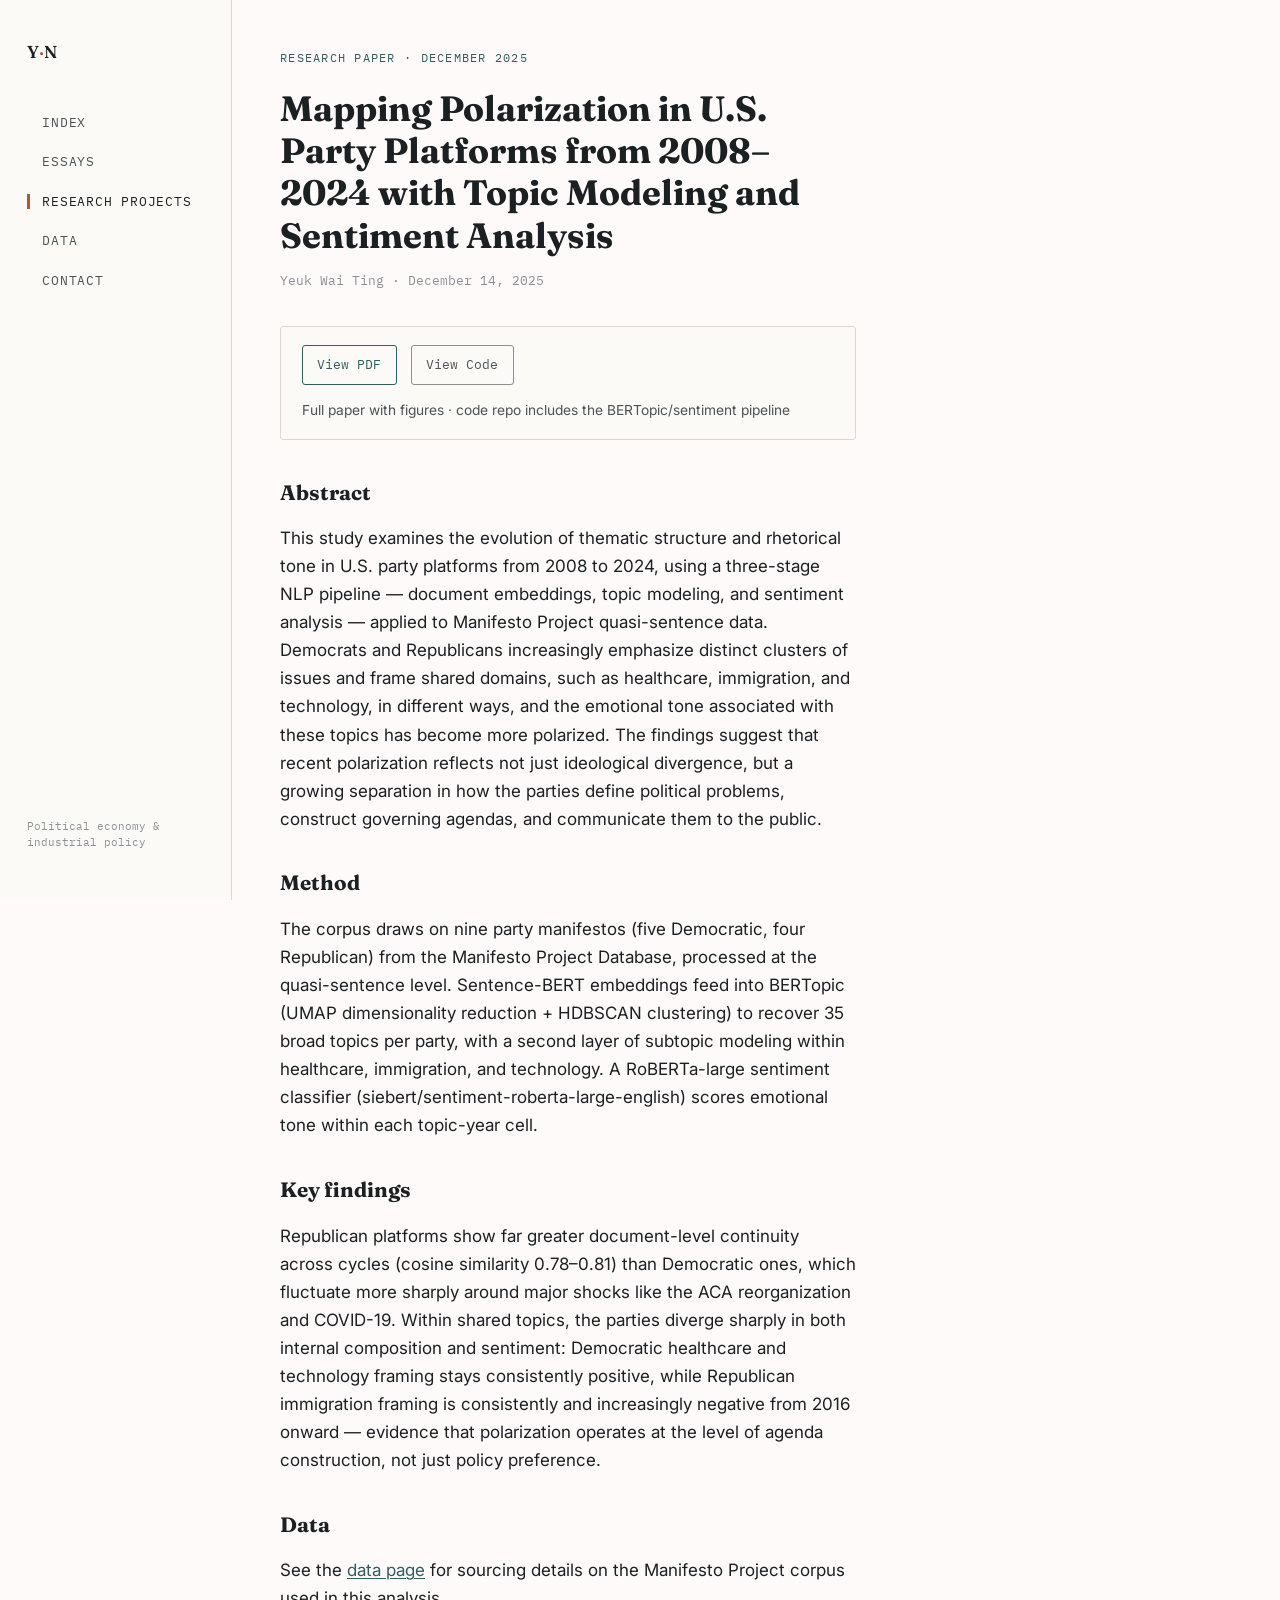
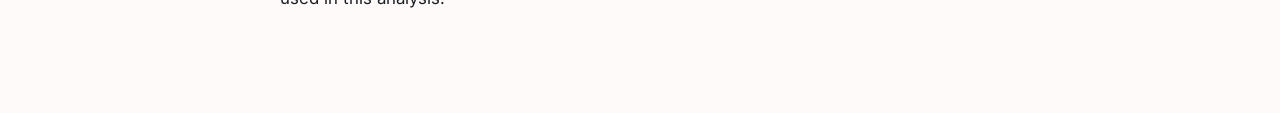
<file: papers/mapping-polarization.html>
<!DOCTYPE html>
<html lang="en">
<head>
<meta charset="UTF-8">
<meta name="viewport" content="width=device-width, initial-scale=1.0">
<title>Mapping Polarization in U.S. Party Platforms — Your Name</title>
<link rel="preconnect" href="https://fonts.googleapis.com">
<link rel="preconnect" href="https://fonts.gstatic.com" crossorigin>
<link href="https://fonts.googleapis.com/css2?family=Fraunces:opsz,wght@9..144,500;9..144,600&family=Inter:wght@400;500&family=IBM+Plex+Mono:wght@400;500&display=swap" rel="stylesheet">
<link rel="stylesheet" href="../style.css">
</head>
<body>

<div class="site-wrap">
  <aside class="rail">
    <div>
      <a href="../index.html" class="brand">Y<span>·</span>N</a>
      <nav>
        <ul>
          <li><a href="../index.html">Index</a></li>
          <li><a href="../essays.html">Essays</a></li>
          <li><a href="../research.html" class="current">Research Projects</a></li>
          <li><a href="../data.html">Data</a></li>
          <li><a href="../contact.html">Contact</a></li>
        </ul>
      </nav>
    </div>
    <p class="rail-foot">Political economy &amp;<br>industrial policy</p>
  </aside>

  <div class="content-area">
    <main class="prose">
      <p class="eyebrow">Research Paper · December 2025</p>
      <h1>Mapping Polarization in U.S. Party Platforms from 2008–2024 with Topic Modeling and Sentiment Analysis</h1>
      <p class="byline">Yeuk Wai Ting · December 14, 2025</p>

      <div class="pdf-card">
        <a class="btn" href="../assets/pdfs/mapping-polarization-party-platforms.pdf" target="_blank" rel="noopener">View PDF</a>
        <a class="btn secondary" href="https://github.com/yourusername/party-platform-polarization" target="_blank" rel="noopener">View Code</a>
        <span class="meta">Full paper with figures · code repo includes the BERTopic/sentiment pipeline</span>
      </div>

      <h2>Abstract</h2>
      <p>
        This study examines the evolution of thematic structure and rhetorical tone in U.S. party platforms
        from 2008 to 2024, using a three-stage NLP pipeline — document embeddings, topic modeling, and
        sentiment analysis — applied to Manifesto Project quasi-sentence data. Democrats and Republicans
        increasingly emphasize distinct clusters of issues and frame shared domains, such as healthcare,
        immigration, and technology, in different ways, and the emotional tone associated with these topics
        has become more polarized. The findings suggest that recent polarization reflects not just ideological
        divergence, but a growing separation in how the parties define political problems, construct governing
        agendas, and communicate them to the public.
      </p>

      <h2>Method</h2>
      <p>
        The corpus draws on nine party manifestos (five Democratic, four Republican) from the Manifesto
        Project Database, processed at the quasi-sentence level. Sentence-BERT embeddings feed into BERTopic
        (UMAP dimensionality reduction + HDBSCAN clustering) to recover 35 broad topics per party, with a
        second layer of subtopic modeling within healthcare, immigration, and technology. A RoBERTa-large
        sentiment classifier (siebert/sentiment-roberta-large-english) scores emotional tone within each
        topic-year cell.
      </p>

      <h2>Key findings</h2>
      <p>
        Republican platforms show far greater document-level continuity across cycles (cosine similarity
        0.78–0.81) than Democratic ones, which fluctuate more sharply around major shocks like the ACA
        reorganization and COVID-19. Within shared topics, the parties diverge sharply in both internal
        composition and sentiment: Democratic healthcare and technology framing stays consistently positive,
        while Republican immigration framing is consistently and increasingly negative from 2016 onward —
        evidence that polarization operates at the level of agenda construction, not just policy preference.
      </p>

      <h2>Data</h2>
      <p>
        See the <a href="../data.html">data page</a> for sourcing details on the Manifesto Project corpus
        used in this analysis.
      </p>
    </main>
  </div>
</div>

</body>
</html>
</file>
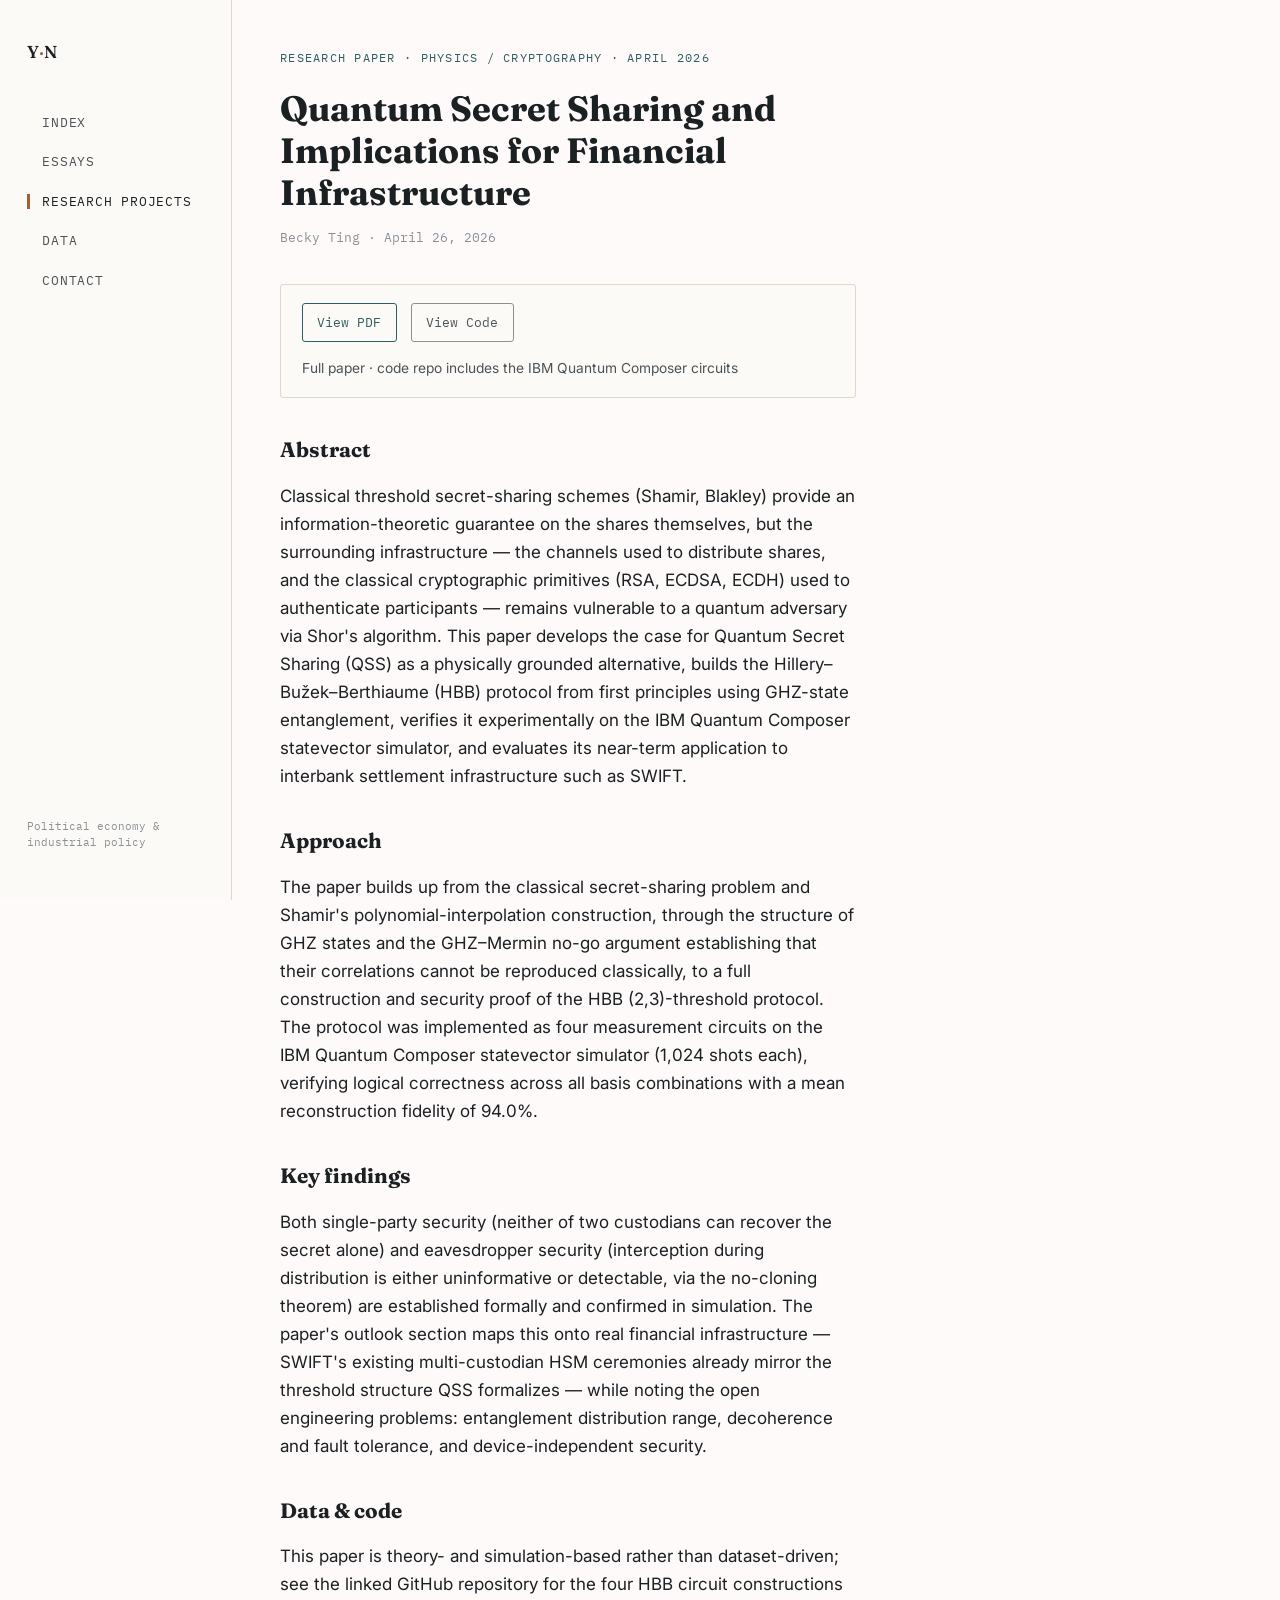
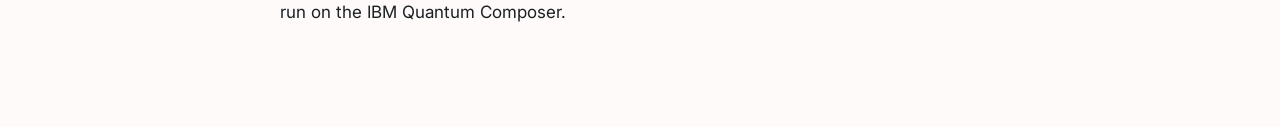
<file: papers/quantum-secret-sharing.html>
<!DOCTYPE html>
<html lang="en">
<head>
<meta charset="UTF-8">
<meta name="viewport" content="width=device-width, initial-scale=1.0">
<title>Quantum Secret Sharing and Implications for Financial Infrastructure — Your Name</title>
<link rel="preconnect" href="https://fonts.googleapis.com">
<link rel="preconnect" href="https://fonts.gstatic.com" crossorigin>
<link href="https://fonts.googleapis.com/css2?family=Fraunces:opsz,wght@9..144,500;9..144,600&family=Inter:wght@400;500&family=IBM+Plex+Mono:wght@400;500&display=swap" rel="stylesheet">
<link rel="stylesheet" href="../style.css">
</head>
<body>

<div class="site-wrap">
  <aside class="rail">
    <div>
      <a href="../index.html" class="brand">Y<span>·</span>N</a>
      <nav>
        <ul>
          <li><a href="../index.html">Index</a></li>
          <li><a href="../essays.html">Essays</a></li>
          <li><a href="../research.html" class="current">Research Projects</a></li>
          <li><a href="../data.html">Data</a></li>
          <li><a href="../contact.html">Contact</a></li>
        </ul>
      </nav>
    </div>
    <p class="rail-foot">Political economy &amp;<br>industrial policy</p>
  </aside>

  <div class="content-area">
    <main class="prose">
      <p class="eyebrow">Research Paper · Physics / Cryptography · April 2026</p>
      <h1>Quantum Secret Sharing and Implications for Financial Infrastructure</h1>
      <p class="byline">Becky Ting · April 26, 2026</p>

      <div class="pdf-card">
        <a class="btn" href="../assets/pdfs/quantum-secret-sharing-financial-infrastructure.pdf" target="_blank" rel="noopener">View PDF</a>
        <a class="btn secondary" href="https://github.com/yourusername/quantum-secret-sharing" target="_blank" rel="noopener">View Code</a>
        <span class="meta">Full paper · code repo includes the IBM Quantum Composer circuits</span>
      </div>

      <h2>Abstract</h2>
      <p>
        Classical threshold secret-sharing schemes (Shamir, Blakley) provide an information-theoretic
        guarantee on the shares themselves, but the surrounding infrastructure — the channels used to
        distribute shares, and the classical cryptographic primitives (RSA, ECDSA, ECDH) used to authenticate
        participants — remains vulnerable to a quantum adversary via Shor's algorithm. This paper develops the
        case for Quantum Secret Sharing (QSS) as a physically grounded alternative, builds the Hillery–
        Bužek–Berthiaume (HBB) protocol from first principles using GHZ-state entanglement, verifies it
        experimentally on the IBM Quantum Composer statevector simulator, and evaluates its near-term
        application to interbank settlement infrastructure such as SWIFT.
      </p>

      <h2>Approach</h2>
      <p>
        The paper builds up from the classical secret-sharing problem and Shamir's polynomial-interpolation
        construction, through the structure of GHZ states and the GHZ–Mermin no-go argument establishing that
        their correlations cannot be reproduced classically, to a full construction and security proof of the
        HBB (2,3)-threshold protocol. The protocol was implemented as four measurement circuits on the IBM
        Quantum Composer statevector simulator (1,024 shots each), verifying logical correctness across all
        basis combinations with a mean reconstruction fidelity of 94.0%.
      </p>

      <h2>Key findings</h2>
      <p>
        Both single-party security (neither of two custodians can recover the secret alone) and eavesdropper
        security (interception during distribution is either uninformative or detectable, via the no-cloning
        theorem) are established formally and confirmed in simulation. The paper's outlook section maps this
        onto real financial infrastructure — SWIFT's existing multi-custodian HSM ceremonies already mirror
        the threshold structure QSS formalizes — while noting the open engineering problems: entanglement
        distribution range, decoherence and fault tolerance, and device-independent security.
      </p>

      <h2>Data &amp; code</h2>
      <p>
        This paper is theory- and simulation-based rather than dataset-driven; see the linked GitHub repository
        for the four HBB circuit constructions run on the IBM Quantum Composer.
      </p>
    </main>
  </div>
</div>

</body>
</html>
</file>
<file: style.css>
/* ============================================================
   Design tokens
   ============================================================ */
:root {
  --paper:       #FFFAFA;
  --paper-raised:#FCFAF6;
  --ink:         #1B2023;
  --ink-soft:    #4A5257;
  --ink-faint:   #8A9096;
  --furnace:     #2F5D62;
  --furnace-dark:#20444A;
  --oxide:       #A85C32;
  --line:        #DDD8CB;

  --display: "Fraunces", "Iowan Old Style", Georgia, serif;
  --body:    "Inter", -apple-system, BlinkMacSystemFont, "Segoe UI", sans-serif;
  --mono:    "IBM Plex Mono", "SFMono-Regular", Consolas, monospace;

  --measure: 42rem;
  --sidebar-width: 232px;
}

* { box-sizing: border-box; }
html { -webkit-text-size-adjust: 100%; }

body {
  margin: 0;
  background: var(--paper);
  color: var(--ink);
  font-family: var(--body);
  font-size: 17px;
  line-height: 1.65;
  -webkit-font-smoothing: antialiased;
}

a {
  color: var(--furnace);
  text-decoration-thickness: 1px;
  text-underline-offset: 2px;
}
a:hover { color: var(--furnace-dark); }
a:focus-visible, button:focus-visible {
  outline: 2px solid var(--oxide);
  outline-offset: 3px;
}

/* ============================================================
   Site shell: fixed vertical rail + content area
   ============================================================ */
.site-wrap {
  display: flex;
  min-height: 100vh;
}

.rail {
  width: var(--sidebar-width);
  flex-shrink: 0;
  border-right: 1px solid var(--line);
  padding: 2.4rem 1.7rem;
  display: flex;
  flex-direction: column;
  justify-content: space-between;
  position: sticky;
  top: 0;
  height: 100vh;
  background: var(--paper-raised);
}

.rail .brand {
  font-family: var(--display);
  font-weight: 600;
  font-size: 1.08rem;
  color: var(--ink);
  text-decoration: none;
  display: block;
  margin-bottom: 2.8rem;
  letter-spacing: -0.01em;
}
.rail .brand span { color: var(--oxide); }

.rail nav ul {
  list-style: none;
  margin: 0;
  padding: 0;
  display: flex;
  flex-direction: column;
  gap: 1.15rem;
}
.rail nav a {
  font-family: var(--mono);
  font-size: 0.8rem;
  letter-spacing: 0.06em;
  text-transform: uppercase;
  color: var(--ink-soft);
  text-decoration: none;
  position: relative;
  padding-left: 0.95rem;
  display: block;
}
.rail nav a::before {
  content: "";
  position: absolute;
  left: 0; top: 0.18rem;
  width: 3px; height: 0.95rem;
  background: transparent;
}
.rail nav a.current { color: var(--ink); }
.rail nav a.current::before { background: var(--oxide); }
.rail nav a:hover { color: var(--furnace); }

.rail .rail-foot {
  font-family: var(--mono);
  font-size: 0.68rem;
  color: var(--ink-faint);
  line-height: 1.5;
}

.content-area { flex: 1; min-width: 0; }

/* ============================================================
   Homepage: split intro / portrait
   ============================================================ */
.home-split {
  display: grid;
  grid-template-columns: 1.15fr 0.85fr;
  gap: 3.5rem;
  align-items: start;
  padding: 4rem 3rem;
}

.eyebrow {
  font-family: var(--mono);
  font-size: 0.72rem;
  letter-spacing: 0.11em;
  text-transform: uppercase;
  color: var(--furnace);
  margin: 0 0 0.9rem;
}

h1.name {
  font-family: var(--display);
  font-optical-sizing: auto;
  font-weight: 600;
  font-size: clamp(2rem, 3.6vw, 2.9rem);
  margin: 0 0 0.6rem;
  letter-spacing: -0.01em;
}

.tagline {
  font-size: 1.03rem;
  color: var(--ink-soft);
  max-width: 32rem;
  margin: 0 0 1.4rem;
}

.bio { color: var(--ink-soft); font-size: 0.98rem; margin-bottom: 2rem; }

h2.rule-title {
  font-family: var(--mono);
  font-size: 0.74rem;
  letter-spacing: 0.13em;
  text-transform: uppercase;
  color: var(--ink-faint);
  margin: 0 0 1.1rem;
  padding-top: 1.6rem;
  border-top: 1px solid var(--line);
}

ul.experience-list { list-style: none; margin: 0; padding: 0; }
.experience-list li {
  display: grid;
  grid-template-columns: 6.4rem 1fr;
  gap: 1rem;
  padding: 0.75rem 0;
  border-bottom: 1px dashed var(--line);
  font-size: 0.93rem;
}
.experience-list li:last-child { border-bottom: none; }
.experience-list .exp-date {
  font-family: var(--mono);
  font-size: 0.72rem;
  color: var(--ink-faint);
  padding-top: 0.2rem;
  white-space: nowrap;
}
.experience-list .exp-role { font-weight: 500; }
.experience-list .exp-org { color: var(--ink-soft); font-size: 0.88rem; }

.portrait-frame {
  aspect-ratio: 4 / 5;
  background: var(--paper-raised);
  border: 1px solid var(--line);
  border-radius: 3px;
  overflow: hidden;
  position: relative;
}
.portrait-frame img { width: 100%; height: 100%; object-fit: cover; display: block; }
.portrait-frame .placeholder {
  position: absolute; inset: 0;
  display: flex; align-items: center; justify-content: center;
  font-family: var(--mono);
  font-size: 0.76rem;
  color: var(--ink-faint);
  text-align: center;
  padding: 1.5rem;
  line-height: 1.6;
}

/* ============================================================
   Listing pages (essays / research)
   ============================================================ */
.page-head { padding: 3.4rem 3rem 1rem; }
.page-head h1 {
  font-family: var(--display);
  font-size: clamp(1.8rem, 3.2vw, 2.3rem);
  margin: 0 0 0.6rem;
}
.page-head .lede { color: var(--ink-soft); max-width: 38rem; margin: 0; }

.list-wrap { padding: 1rem 3rem 4rem; }

ul.entry-list { list-style: none; margin: 0; padding: 0; }
li.entry {
  padding: 1.6rem 0;
  border-bottom: 1px dashed var(--line);
}
li.entry:first-child { padding-top: 0; }
li.entry:last-child { border-bottom: none; }

.entry .tag {
  font-family: var(--mono);
  font-size: 0.72rem;
  color: var(--oxide);
  letter-spacing: 0.04em;
}

.entry h3 {
  font-family: var(--display);
  font-size: 1.22rem;
  font-weight: 600;
  margin: 0.35rem 0 0.5rem;
}
.entry h3 a { color: var(--ink); text-decoration: none; }
.entry h3 a:hover { color: var(--furnace); }

.entry p { margin: 0; color: var(--ink-soft); font-size: 0.95rem; max-width: 40rem; }

.entry .links {
  margin-top: 0.7rem;
  display: flex;
  gap: 1.1rem;
  font-family: var(--mono);
  font-size: 0.78rem;
}
.entry .links a { text-decoration: none; border-bottom: 1px solid var(--line); padding-bottom: 1px; }
.entry .links a:hover { color: var(--furnace); border-color: var(--furnace); }

/* ============================================================
   Dataset table
   ============================================================ */
table.dataset-table { width: 100%; border-collapse: collapse; font-size: 0.94rem; }
table.dataset-table th {
  font-family: var(--mono);
  font-size: 0.72rem;
  letter-spacing: 0.08em;
  text-transform: uppercase;
  color: var(--ink-faint);
  text-align: left;
  padding: 0.5rem 0.8rem 0.7rem 0;
  border-bottom: 1px solid var(--line);
}
table.dataset-table td { padding: 0.9rem 0.8rem 0.9rem 0; border-bottom: 1px dashed var(--line); vertical-align: top; }
table.dataset-table td.note { color: var(--ink-soft); font-size: 0.88rem; }

/* ============================================================
   Prose pages (individual essay / paper detail)
   ============================================================ */
main.prose { max-width: var(--measure); padding: 3rem 3rem 5rem; }
main.prose h1 {
  font-family: var(--display);
  font-size: clamp(1.7rem, 3.4vw, 2.2rem);
  line-height: 1.2;
  margin: 0.4rem 0 0.8rem;
}
main.prose .byline { font-family: var(--mono); font-size: 0.82rem; color: var(--ink-faint); margin-bottom: 2.2rem; }
main.prose p { margin: 0 0 1.3rem; }
main.prose h2 { font-family: var(--display); font-size: 1.3rem; margin: 2.1rem 0 0.9rem; }

.pdf-card {
  display: flex;
  align-items: center;
  flex-wrap: wrap;
  gap: 0.9rem;
  background: var(--paper-raised);
  border: 1px solid var(--line);
  border-radius: 3px;
  padding: 1.1rem 1.3rem;
  margin: 1.6rem 0 2.2rem;
}
.pdf-card a.btn {
  font-family: var(--mono);
  font-size: 0.82rem;
  text-decoration: none;
  border: 1px solid var(--furnace);
  color: var(--furnace);
  padding: 0.5rem 0.9rem;
  border-radius: 3px;
  white-space: nowrap;
}
.pdf-card a.btn:hover { background: var(--furnace); color: var(--paper); }
.pdf-card a.btn.secondary { border-color: var(--ink-faint); color: var(--ink-soft); }
.pdf-card a.btn.secondary:hover { background: var(--ink-soft); color: var(--paper); border-color: var(--ink-soft); }
.pdf-card .meta { font-size: 0.86rem; color: var(--ink-soft); }

/* ============================================================
   Contact — centered thank-you page
   ============================================================ */
.contact-centered {
  display: flex;
  flex-direction: column;
  align-items: center;
  justify-content: center;
  min-height: 100vh;
  text-align: center;
  padding: 2rem;
}
.contact-centered .eyebrow { justify-content: center; }
.contact-centered .thanks {
  font-family: var(--display);
  font-size: clamp(1.6rem, 3vw, 2.1rem);
  margin: 0 0 0.9rem;
}
.contact-centered .note { color: var(--ink-soft); max-width: 28rem; margin: 0 0 1.8rem; }
.contact-centered .email-link {
  font-family: var(--mono);
  font-size: 1.15rem;
  color: var(--furnace);
  text-decoration: none;
  border-bottom: 1px solid var(--furnace);
  padding-bottom: 2px;
}
.contact-centered .email-link:hover { color: var(--furnace-dark); border-color: var(--furnace-dark); }

/* ============================================================
   Responsiveness
   ============================================================ */
@media (prefers-reduced-motion: reduce) { * { scroll-behavior: auto !important; } }

@media (max-width: 860px) {
  .home-split { grid-template-columns: 1fr; padding: 2.4rem 1.5rem; }
  .portrait-frame { max-width: 260px; }
}

@media (max-width: 720px) {
  .site-wrap { flex-direction: column; }
  .rail {
    position: static;
    height: auto;
    width: 100%;
    flex-direction: row;
    align-items: center;
    justify-content: space-between;
    padding: 1.1rem 1.4rem;
    border-right: none;
    border-bottom: 1px solid var(--line);
  }
  .rail .brand { margin-bottom: 0; }
  .rail nav ul { flex-direction: row; flex-wrap: wrap; gap: 1rem; }
  .rail .rail-foot { display: none; }
  .page-head, .list-wrap, main.prose { padding-left: 1.4rem; padding-right: 1.4rem; }
}

/* ============================================================
   Homepage: sticky portrait alongside scrolling text (v2)
   ============================================================ */
.home-layout {
  display: grid;
  grid-template-columns: 1.15fr 0.85fr;
  gap: 3.5rem;
  align-items: start;
  padding: 4rem 3rem 5rem;
}

.portrait-col {
  position: sticky;
  top: 3rem;
  align-self: start;
}

.journey-section {
  margin-top: 3rem;
  padding-top: 2.2rem;
  border-top: 1px solid var(--line);
}

.journey-intro {
  color: var(--ink-soft);
  font-size: 0.98rem;
  margin-bottom: 2.2rem;
  max-width: 34rem;
}

.journey-stage {
  margin-bottom: 2.4rem;
}
.journey-stage h3 {
  font-family: var(--display);
  font-size: 1.18rem;
  font-weight: 600;
  margin: 0 0 0.2rem;
}
.journey-loc {
  display: block;
  font-family: var(--mono);
  font-size: 0.72rem;
  letter-spacing: 0.06em;
  text-transform: uppercase;
  color: var(--oxide);
  margin-bottom: 0.7rem;
}
.journey-stage p { margin: 0 0 1rem; font-size: 0.96rem; }

.journey-substage {
  margin-top: 1.2rem;
  padding-left: 1.1rem;
  border-left: 2px solid var(--line);
}
.journey-substage h4 {
  font-family: var(--display);
  font-size: 1.02rem;
  font-weight: 600;
  margin: 0 0 0.5rem;
}

@media (max-width: 860px) {
  .home-layout { grid-template-columns: 1fr; padding: 2.4rem 1.5rem 3rem; }
  .portrait-col { position: static; max-width: 260px; margin-bottom: 2rem; }
}
</file>
